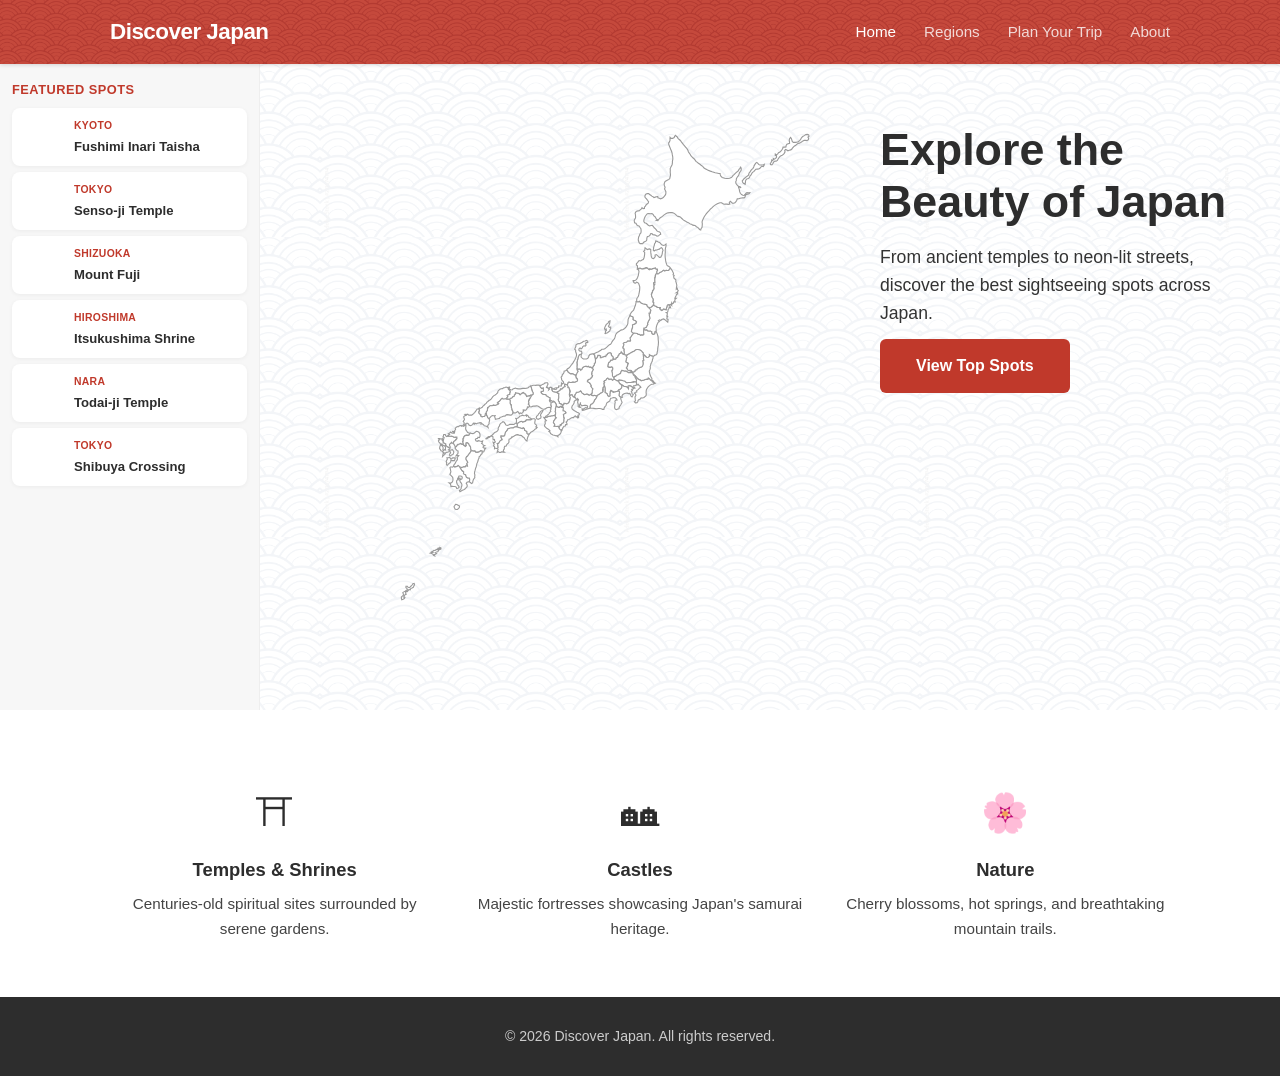
<file: index.html>
<!DOCTYPE html>
<html lang="en">
<head>
  <meta charset="UTF-8">
  <meta name="viewport" content="width=device-width, initial-scale=1.0">
  <title>Discover Japan - Sightseeing Guide</title>
  <link rel="stylesheet" href="styles.css">
</head>
<body>

  <header class="site-header">
    <nav class="nav-bar">
      <a href="index.html" class="logo">Discover Japan</a>
      <ul class="nav-links">
        <li><a href="index.html" class="active">Home</a></li>
        <li class="dropdown">
          <a href="#">Regions</a>
          <ul class="dropdown-menu">
            <li><a href="regions/hokkaido.html">Hokkaido</a></li>
            <li><a href="regions/tohoku.html">Tohoku</a></li>
            <li><a href="regions/kanto.html">Kanto</a></li>
            <li><a href="regions/chubu.html">Chubu</a></li>
            <li><a href="regions/kansai.html">Kansai</a></li>
            <li><a href="regions/chugoku.html">Chugoku</a></li>
            <li><a href="regions/shikoku.html">Shikoku</a></li>
            <li><a href="regions/kyushu.html">Kyushu</a></li>
            <li><a href="regions/okinawa.html">Okinawa</a></li>
          </ul>
        </li>
        <li><a href="plan.html">Plan Your Trip</a></li>
        <li><a href="#">About</a></li>
      </ul>
    </nav>
  </header>

  <div class="homepage-layout">

  <aside class="sidebar-spots" id="spots">
    <h3 class="sidebar-heading">Featured Spots</h3>

    <a href="regions/kansai.html" class="sidebar-spot">
      <div class="sidebar-spot-img" style="background-image: url('https://images.unsplash.com/photo-1545569341-9eb8b30979d9?w=300&q=80')"></div>
      <div class="sidebar-spot-info">
        <span>Kyoto</span>
        <h4>Fushimi Inari Taisha</h4>
      </div>
    </a>

    <a href="regions/kanto.html" class="sidebar-spot">
      <div class="sidebar-spot-img" style="background-image: url('https://images.unsplash.com/photo-1493976040374-85c8e12f0c0e?w=300&q=80')"></div>
      <div class="sidebar-spot-info">
        <span>Tokyo</span>
        <h4>Senso-ji Temple</h4>
      </div>
    </a>

    <a href="regions/chubu.html" class="sidebar-spot">
      <div class="sidebar-spot-img" style="background-image: url('https://images.unsplash.com/photo-1490806843957-31f4c9a91c65?w=300&q=80')"></div>
      <div class="sidebar-spot-info">
        <span>Shizuoka</span>
        <h4>Mount Fuji</h4>
      </div>
    </a>

    <a href="regions/chugoku.html" class="sidebar-spot">
      <div class="sidebar-spot-img" style="background-image: url('https://images.unsplash.com/photo-1528360983277-13d401cdc186?w=300&q=80')"></div>
      <div class="sidebar-spot-info">
        <span>Hiroshima</span>
        <h4>Itsukushima Shrine</h4>
      </div>
    </a>

    <a href="regions/kansai.html" class="sidebar-spot">
      <div class="sidebar-spot-img" style="background-image: url('https://images.unsplash.com/photo-1504109586057-7a2ae83d1338?w=300&q=80')"></div>
      <div class="sidebar-spot-info">
        <span>Nara</span>
        <h4>Todai-ji Temple</h4>
      </div>
    </a>

    <a href="regions/kanto.html" class="sidebar-spot">
      <div class="sidebar-spot-img" style="background-image: url('https://images.unsplash.com/photo-1542051841857-5f90071e7989?w=300&q=80')"></div>
      <div class="sidebar-spot-info">
        <span>Tokyo</span>
        <h4>Shibuya Crossing</h4>
      </div>
    </a>

  </aside>

  <section class="hero-map">
    <div class="hero-map-text">
      <div class="hero-default-content" id="heroDefault">
        <h1>Explore the Beauty of Japan</h1>
        <p>From ancient temples to neon-lit streets, discover the best sightseeing spots across Japan.</p>
        <a href="#spots" class="btn-primary">View Top Spots</a>
      </div>
      <div class="region-tooltip" id="regionTooltip">
        <h3 id="tooltipTitle"></h3>
        <p id="tooltipDesc"></p>
        <span class="tooltip-click-hint">Click to explore</span>
      </div>
    </div>
    <div class="japan-map-wrapper">
      <svg class="japan-map" viewBox="10 10 470 475" xmlns="http://www.w3.org/2000/svg">

        <!-- Hokkaido -->
        <g class="region" data-region="Hokkaido">
          <path d="M460.6,25.8 L461.5,25 L462.5,24 L463,22.9 L463.8,21.9 L464.7,21.1 L465.8,20.5 L467.2,19.6 L468.6,19.4 L469.8,19.8 L470.1,21 L469.1,21.8 L469.7,22.9 L469.5,24.1 L468.2,25 L467,24.7 L465.7,24.8 L464.5,25.3 L463.6,26.1 L462.5,26.8 L461.4,27.3 L460,27.7 L459,28.4 L458.1,29.2 L457,29.8 L456.1,30.6 L455.3,31.5 L454.6,32.6 L453.6,33.4 L452.2,33.8 L451,34.2 L450,33.5 L448.9,33 L448.1,33.9 L448.4,35.2 L447.7,36.5 L446.9,37.5 L445.8,38.3 L444.4,38.9 L443.5,39.8 L442.7,40.7 L442,41.8 L441.5,42.9 L440.3,43.6 L438.8,43.7 L437.9,44.7 L437.3,45.9 L436.5,47 L435.2,46.7 L435.1,45.5 L435.9,44.6 L436.3,43.3 L436.4,42 L436.9,43.1 L437.9,42.4 L437.8,41.2 L438.9,41.8 L439.9,41.1 L440.7,40.1 L440.7,38.7 L439.5,38.4 L439.6,37.1 L440.7,37.9 L441.8,37 L442.5,36 L443.8,35.3 L444.8,34.3 L445.6,33.3 L446.3,32.2 L446.6,30.8 L448,30.9 L449.2,30.7 L449.4,29.4 L450.1,28.3 L451.2,27.8 L452.5,27.4 L452.4,26.1 L452.2,24.7 L452.5,23.3 L453.4,22.2 L454.1,23.2 L454.6,24.5 L454.9,25.8 L455.9,26.6 L457.6,26.6 L459,26.4 L460.2,26 L460.6,25.8 Z" fill="#ffffff" stroke="#0f3460" stroke-width="0.5"/>
          <path d="M343.3,28.6 L343.2,27.2 L343.9,26.2 L344.5,24.7 L344.4,23.3 L344.5,22.1 L345.3,23 L346.7,23 L348.2,22.3 L348.6,21.1 L349.4,20.2 L350.2,21.1 L351.1,21.9 L351.8,23.3 L352.8,24 L353.8,24.9 L354.7,26.2 L356.6,28.7 L357.4,29.6 L358.5,30.8 L359.3,31.7 L360,32.7 L360.6,33.8 L361.1,35.3 L361.9,36.3 L362.6,37.4 L363.3,38.6 L364.1,39.5 L365.1,40.5 L366.1,41.4 L367,42.5 L367.9,43.8 L368.9,44.5 L370.1,45.5 L371.8,46.6 L372.8,47.6 L374,48.3 L375.2,49.8 L376.6,50.6 L377.7,51.2 L378.8,51.7 L380.9,52.6 L382.5,53.2 L385.3,54 L386.7,54.3 L388.5,54.7 L389.7,54.8 L389.9,56 L390.4,57.2 L391.6,58.3 L393.9,59 L395.5,59.2 L396.8,59.3 L398.3,59.1 L399.8,58.4 L400.7,57.5 L401.5,56.4 L402.6,55.6 L403.4,54.7 L404.4,53.7 L405.4,52.9 L406.3,52.1 L406.8,51 L407.6,50.1 L408.3,49 L408.8,50.3 L408.8,51.6 L408.3,52.7 L407.3,53.9 L406.9,55.1 L406.5,56.4 L405.6,57.5 L404.9,58.5 L404.4,59.7 L404.3,61.2 L403.8,62.3 L404,63.5 L404.8,64.8 L406.2,66.2 L407.8,66.7 L408.7,67.7 L407.5,67.1 L406.2,66.3 L406.4,67.5 L407,68.8 L407.2,70 L407.4,71.2 L408,72.6 L409.1,73.8 L410.2,74.4 L411.4,74.6 L412.2,73.7 L413,72.7 L414,71.9 L415.2,72.1 L416.6,72 L415.9,73 L414.6,73.4 L413.3,73.8 L412.5,74.7 L412.3,75.9 L411.5,76.8 L410.2,76.7 L409,76.9 L407.8,77.1 L406.7,77.6 L405.2,77.7 L404.7,79.1 L404,80.2 L403.1,81.1 L402,81.6 L400.8,81.5 L399.9,80.6 L398.9,79.9 L398,81.1 L398.5,82.4 L397.1,82.6 L395.8,82.4 L394.5,82.3 L393.2,82.5 L392,81.9 L391,81.2 L389.6,81.2 L388.3,81.6 L387.2,82.1 L385.4,83.1 L383.9,84.2 L382.9,85.1 L382,86 L380.9,87 L380,88 L379.1,88.9 L377.3,91 L376.6,92 L375.5,93.6 L374.8,94.9 L374.3,96 L373.7,97.3 L373.4,98.6 L373.6,99.8 L373.6,101 L373.5,102.2 L373.4,103.4 L372.5,104.6 L372.2,105.8 L371.1,105.3 L370.4,104.3 L369.4,103.4 L368.3,102.8 L367.4,102 L366.2,101.6 L365,101.4 L363.9,100.7 L362.7,100.3 L361.7,99.6 L360.6,99 L359.5,98.5 L358.5,97.8 L357.3,97.3 L356.2,96.4 L354.9,95.2 L354,94.2 L352.8,93.7 L351.6,93.5 L350.6,92.8 L349.6,91.9 L348.6,91 L347.5,90.5 L346.3,90.1 L345,90 L342.6,90.3 L341,91 L339.8,91.7 L338.8,92.4 L337.6,93.5 L336.4,94.2 L335.4,94.9 L334.2,96.3 L333.5,97.3 L332.3,97.2 L333.4,96.6 L332.3,96.1 L331.6,94.9 L330.9,93.8 L329.9,93 L329.1,91.7 L328.1,91 L326.7,91.1 L325.3,91 L323.9,91.1 L323.1,92 L322,93.6 L321.4,94.9 L320.8,96.8 L320.8,98.1 L321.5,99.2 L322.9,99.7 L323.9,100.6 L324.8,101.5 L326,102.2 L327.2,101.8 L328.5,101.6 L329.4,102.7 L330.1,103.8 L331.1,104.5 L331.9,105.5 L332.6,106.6 L333.7,107.2 L335,107.5 L335.8,108.5 L336,109.7 L334.9,110.2 L334.1,111.1 L332.7,111.4 L331.5,110.6 L330.2,110.2 L328.9,110 L328.1,109 L326.8,109.2 L326.4,110.5 L325.3,111.4 L324,111.7 L323.5,113.2 L323.4,114.9 L322.7,115.9 L321.4,116.4 L320.4,117.1 L319.8,118.2 L318.6,118.1 L317.4,118.1 L316.5,117.2 L316.1,116 L315.7,114.8 L315.9,113.3 L316.1,112.1 L316.8,110.8 L317.2,109.4 L318.1,108.5 L318.3,107.3 L318.3,105.8 L318.1,104.6 L317.4,103.6 L316.4,102.1 L314.9,101.7 L314.2,100.7 L313.6,99.6 L312.4,99.3 L312.2,98.1 L312.1,96.8 L312.8,95.8 L313.3,94.7 L313.3,93.5 L313.2,92 L312.9,90.8 L313.4,89.7 L314.2,88.8 L315.5,88.5 L316.8,88.4 L317.6,87.4 L318.6,86.7 L319.1,85.6 L320.1,86.5 L321.3,86.4 L321.3,85.2 L322.2,84.2 L322.8,83.1 L323.7,82.3 L324.7,81.6 L325.1,80.4 L324.4,79.4 L323.7,78.4 L323,77.4 L322,76.6 L321.7,75.4 L322,74.2 L322.8,73.3 L324,72.8 L325.2,72.9 L326,73.8 L327.1,74.4 L328,75.2 L329.1,75.7 L329.9,76.6 L331,76.1 L332.2,75.8 L333.4,75.5 L333.5,76.7 L334.8,77.1 L335.9,77.6 L337.3,77.2 L338.3,76.5 L339.4,75.2 L340.4,73.9 L340.7,72.6 L340.7,71.2 L340.2,70 L339.5,68.8 L340,67.2 L339.4,65.8 L339.1,64.5 L339.4,63.2 L340,61.9 L341.1,61.3 L342.3,60.7 L343.5,60.1 L344.3,59 L344.5,57.8 L344.8,56.6 L344.8,55.2 L344.6,53.5 L344.7,52.2 L344.6,50.3 L345.1,49.2 L345.6,48.1 L346.3,46.8 L346.6,45.1 L346.6,43.8 L347,41.7 L346.9,39.7 L346.5,37.7 L346.3,36.4 L345.9,34.9 L345.1,33 L344.2,30.8 L343.5,29 L343.3,28.6 Z" fill="#ffffff" stroke="#0f3460" stroke-width="0.5"/>
          <path d="M415.6,55.7 L415.8,54.5 L416.8,53.3 L417.6,51.9 L418.4,51 L419.4,50.1 L420.1,48.8 L420.5,47.6 L421.2,46.5 L421.9,45.4 L422.9,44.7 L423.8,45.5 L424.5,46.5 L425.6,47 L427,47.1 L428.6,47 L429.7,46.4 L429.4,47.6 L428.7,48.6 L427.5,48.2 L426.5,49 L425.7,50 L424.6,50.7 L423.2,50.8 L422,50.9 L420.9,52.1 L420.1,53.1 L419,53.7 L418.3,54.8 L417.7,56 L416.8,56.9 L416.3,58.2 L415.5,59.2 L414.2,59.4 L413.3,60.2 L412.7,61.4 L412.6,62.6 L412.4,64 L412.3,65.2 L412.2,63.9 L410.9,63.8 L410.1,62.7 L409.7,61.5 L410.5,60.5 L411.3,59.5 L412.4,58.6 L413.3,57.8 L414.4,57 L415.4,56.2 L415.6,55.7 Z" fill="#ffffff" stroke="#0f3460" stroke-width="0.5"/>
          <text x="382" y="66">Hokkaido</text>
        </g>

        <!-- Tohoku -->
        <g class="region" data-region="Tohoku">
          <path d="M341.7,173.6 L343,173.2 L344.1,173.8 L344.6,174.9 L344.9,176.1 L343.7,175.5 L343.5,176.8 L342.7,177.7 L342.6,178.9 L342.2,180.1 L341,180.4 L342,181.1 L341.9,182.3 L341.8,183.5 L342.7,184.3 L341.6,183.8 L341.8,185 L341.5,186.2 L342.7,186.6 L342.6,187.8 L342.4,189.1 L341.5,188.3 L340.5,187.5 L339.6,186.7 L338.5,186.2 L336.9,186.7 L336,187.6 L334.9,187 L333.9,187.8 L334.8,188.6 L333.7,189.3 L333.1,190.5 L332.6,191.6 L332.1,193.4 L331.9,194.6 L332,197.1 L330.8,197.7 L330.8,198.9 L330,199.8 L328.8,200 L327.8,199 L327.9,197.8 L326.7,197.4 L325.5,197.3 L324.3,197.4 L323.7,196.3 L322.4,196.3 L321.2,196 L320.8,194.8 L321.8,194.1 L323,193.7 L323.4,192.5 L324.3,191.3 L324.1,190.1 L324.6,189 L325.1,187.9 L325.8,186.8 L326.1,185.6 L326,184.4 L325.8,183.2 L325.7,182 L326.4,181 L326.8,179.8 L327,178.5 L326.3,177.4 L325.6,176.4 L326.5,175.6 L327.7,175.3 L328.6,174.5 L329.7,173.9 L330.9,174.4 L332,175 L333,175.8 L334.3,175.8 L335.6,175.9 L335.1,177 L335.9,178 L337,178.7 L337.9,177.9 L338.8,177.1 L339.9,177.7 L341.1,177.4 L341.2,176.2 L341.8,175 L341.7,173.6 Z" fill="#ffffff" stroke="#0f3460" stroke-width="0.5"/>
          <path d="M313.7,170.5 L315,170.6 L317,170.2 L317.7,171.3 L318.7,172.1 L319.9,172.5 L321.1,172.7 L322.3,173 L323.5,173.3 L323.8,174.5 L324.6,175.4 L325.5,176.3 L326.4,177.2 L327.1,178.2 L326.6,179.3 L326.6,180.7 L325.4,180.9 L325.7,182.1 L325.7,183.3 L326.1,184.5 L326.3,185.7 L325.8,186.8 L325.1,187.9 L324.6,189 L324.1,190.1 L324.3,191.3 L323.6,192.3 L323.2,193.6 L322,194.1 L320.8,194.3 L320.7,195.7 L320.8,196.9 L320.6,198.1 L320.9,199.4 L320.4,200.5 L319.1,200.7 L317.8,201.1 L316.9,200.3 L315.7,200.5 L315.2,199.4 L314,199.5 L312.7,199.6 L311.5,199.3 L310.4,198.7 L309.5,197.6 L309.7,196.4 L309.9,195.2 L310.6,194.1 L310.5,192.9 L310.5,191.7 L311.4,190.9 L312.6,190.8 L313.6,190.1 L314.2,188.9 L313.4,188 L312.1,187.5 L311.2,186.7 L311.1,185.4 L310.8,184.2 L309.6,183.9 L308.5,183.4 L308.4,182.2 L309,181.1 L309.7,180.1 L310.6,179.2 L311.5,178.2 L312.1,176.8 L312.6,175.2 L313.1,174.1 L313.7,171.6 L313.7,170.5 Z" fill="#ffffff" stroke="#0f3460" stroke-width="0.5"/>
          <path d="M331.2,139.1 L330.9,140.7 L332.2,141.1 L333.1,141.9 L332.7,143.2 L332.5,144.4 L332,145.5 L331.1,146.6 L331.1,147.8 L330.6,149 L330.8,150.2 L330.7,151.6 L331,152.8 L329.8,153.3 L329.6,154.5 L330.7,155.3 L329.9,156.2 L330,157.5 L330.1,158.7 L329.5,159.8 L328.6,160.7 L328.5,161.9 L327.8,162.9 L327.5,164.1 L327.9,165.3 L328.3,166.5 L329.1,167.4 L329.3,168.7 L329.1,169.9 L329,171.2 L330,171.9 L329.5,173 L328.9,174.1 L328,174.9 L327.1,175.7 L325.9,175.9 L324.7,175.5 L323.9,174.6 L323.5,173.4 L322.3,173 L321.1,172.7 L319.9,172.5 L318.8,171.9 L317.7,171.3 L317,170.2 L315.9,170.8 L314.3,170.5 L314.3,168.9 L314.5,167.6 L315.3,166.6 L315.9,165.5 L316.2,164.3 L316.7,161.9 L317,160 L317.1,158.1 L317,156.8 L316.6,155.6 L316.2,154.4 L315.4,153.4 L314.2,152.9 L313.4,153.8 L312.2,153.7 L311.4,152.8 L311.1,151.6 L312.4,151.6 L313.7,150.9 L314.5,150 L315.1,148.7 L315.8,146.8 L316,145.6 L316.4,143.3 L316,142.1 L315.1,141.3 L316.3,141.1 L317.2,140 L318.1,140.8 L319.3,140.7 L320.5,140.6 L321.8,140.7 L322.6,139.7 L323.6,140.4 L324.8,140.9 L325.7,141.7 L326.7,141 L327.9,141.2 L329,140.7 L330,139.9 L331.1,139.1 L331.2,139.1 Z" fill="#ffffff" stroke="#0f3460" stroke-width="0.5"/>
          <path d="M329.5,123 L329.6,121.8 L329.9,120.6 L330.3,119.4 L330.5,118.2 L331.3,117.1 L331.5,115.8 L332.7,116.1 L333.8,116.7 L335,117.1 L336,118.2 L336.9,119.2 L338.5,119.8 L339.8,119.3 L340.8,118.5 L340.9,120.1 L340.4,122 L340.2,123.3 L340.1,124.6 L340.2,125.9 L340,127.8 L340,129.2 L340.1,130.5 L340.5,133.5 L340.8,135 L341.4,136.9 L341.9,138 L343,138.5 L344,139.2 L344.8,140.1 L344.1,141.1 L343.4,142.1 L342.3,142.7 L341.2,142.2 L339.9,142.9 L338.8,142.2 L337.8,142.9 L336.8,143.7 L335.4,144.1 L334.5,145 L333.5,145.7 L332.5,145 L332.6,143.4 L333.2,142.3 L333,141.1 L331.8,141 L331.1,139.9 L329.9,140.5 L328.7,140.7 L327.5,141.3 L326.2,140.8 L325.1,141.4 L324.3,140.4 L323.3,139.7 L322.1,140 L321,140.5 L319.8,140.9 L318.6,140.8 L317.5,140.2 L316.3,140.5 L314.9,140.9 L315,139.6 L315,138.2 L314,137.4 L314.1,136.2 L315.1,135.4 L315.7,134.3 L316.5,133.4 L317.9,133.8 L319.1,133 L320.2,132.5 L320.9,131.1 L321.2,129.8 L321.5,127.9 L321.5,125.9 L320.6,125.1 L321.6,124.3 L321.7,123.1 L321.9,121.9 L322.9,122.6 L323.8,123.5 L325,123.1 L326.2,122.9 L327.1,123.7 L327,125 L327.1,126.5 L327.3,127.8 L327.4,129 L327.7,130.4 L328.4,131.4 L329.6,131.7 L330.4,130.8 L331.1,129.8 L330.9,128.5 L332,128 L333,128.8 L333.9,129.7 L334.8,130.5 L336.1,130.4 L337.1,128.5 L337.5,126.7 L337.6,125.5 L338.1,124.4 L337.6,122.7 L336.8,121.7 L335.7,122.2 L334.8,123.1 L333.6,123.4 L332.4,123.9 L331.2,124 L330.1,124.8 L329.3,123.9 L329.5,123 Z" fill="#ffffff" stroke="#0f3460" stroke-width="0.5"/>
          <path d="M320.8,195.8 L322,196.4 L323.2,196.1 L324.1,197 L325.5,197.3 L326.7,197.2 L327.9,197.8 L327.8,199 L328.6,200.1 L329.8,200.2 L330.8,199.5 L330.9,198.3 L332,197.7 L332.5,198.8 L333.1,200.4 L333.5,201.7 L333.7,203.1 L333.7,204.4 L333.9,206 L334,207.4 L333.9,208.8 L333.8,210.1 L333.5,211.7 L333.3,213.2 L333.3,214.6 L332.8,216.3 L332.7,217.6 L332,218.6 L330.8,218.9 L329.7,219.9 L328.5,220 L327.4,219.4 L326.3,218.8 L326,220.1 L325,220.8 L324.1,221.6 L323.2,220.8 L322.3,219.8 L321.3,218.9 L320.2,218.4 L320.2,217.2 L319.4,216.2 L318.6,215.3 L317.7,214.5 L316.5,214.1 L315.3,213.9 L313.8,214 L312.8,214.7 L311.9,215.5 L310.6,215.8 L309.6,216.5 L308.4,217.2 L307.2,217.9 L306.1,218.7 L304.9,219 L303.7,218.6 L302.9,217.6 L303,216.4 L302.8,215.2 L302.9,214 L302.6,212.8 L301.5,212.1 L302.2,211 L302.5,209.8 L302.5,208.6 L302.6,207.4 L303.9,207.2 L305.1,207 L306,206 L307.3,206 L308.5,206.2 L308.5,204.9 L308.2,203.7 L308.8,202.6 L309.6,201.5 L310.3,200.4 L311.1,199.5 L312.2,199 L313.5,199.1 L314.7,199.4 L315.6,200.3 L316.8,200.2 L317.7,201 L318.9,200.6 L320.1,200.9 L320.9,199.9 L320.6,198.7 L320.6,197.4 L320.7,196 L320.8,195.8 Z" fill="#ffffff" stroke="#0f3460" stroke-width="0.5"/>
          <path d="M343.4,142.2 L344,141.1 L345.1,140.5 L345.8,141.6 L346.5,142.7 L347.1,143.9 L347.6,145 L347.2,146.2 L348.2,146.9 L347.7,148 L348,149.3 L348.9,150.1 L349.8,150.9 L349.6,152.1 L350,153.3 L350.3,154.5 L350.6,155.7 L350.4,156.9 L350.2,158.1 L350.1,159.3 L351,158.5 L351.2,159.7 L351.9,160.7 L351.1,161.7 L350.1,162.5 L351.3,162.3 L351.4,163.5 L350.3,164 L349.9,165.2 L349.3,166.3 L348.8,167.5 L350.1,167.5 L349,168.5 L348.7,169.7 L349.2,170.8 L347.8,170.8 L347.5,172 L346.5,172.7 L346,171.6 L345.7,172.8 L345.9,174 L345,173.1 L343.8,173.5 L342.6,173.3 L341.8,174.2 L341.5,175.4 L341.1,176.8 L340.9,178 L339.8,177.5 L338.6,177.2 L337.8,178.1 L336.4,177.9 L335.5,177.1 L335.7,175.9 L334.5,175.8 L333.2,175.8 L332.3,175 L331.1,174.6 L330.1,173.9 L329.5,172.8 L329.9,171.6 L329.1,170.6 L329.4,169.4 L329.3,168.2 L328.5,167.1 L328,166 L327.7,164.8 L327.9,163.4 L328.5,162.3 L328.8,160.9 L329.5,159.9 L330.1,158.7 L330,157.5 L329.9,156.2 L330.7,155.3 L329.6,154.7 L329.7,153.5 L330.9,153.6 L330.8,152.4 L330.7,150.8 L330.8,149.5 L331.2,148.3 L331.3,147.1 L331.6,145.9 L332.5,145 L333.5,145.7 L334.5,145 L335.4,144.1 L336.6,143.7 L337.6,143 L338.7,142.3 L339.7,143 L340.8,142.3 L342,142.4 L343.2,142.3 L343.4,142.2 Z" fill="#ffffff" stroke="#0f3460" stroke-width="0.5"/>
          <text x="331" y="171">Tohoku</text>
        </g>

        <!-- Kanto -->
        <g class="region" data-region="Kanto">
          <path d="M315.3,213.8 L316.5,214.1 L317.7,214.5 L318.7,215.2 L319.4,216.2 L320.3,217 L320.1,218.3 L320.4,219.6 L320.5,220.8 L320.4,222 L320.9,223.1 L319.9,223.8 L320.2,225 L320.2,226.3 L320.4,227.5 L319.7,228.6 L319.4,229.9 L318.2,229.8 L317.1,230.3 L316,230.8 L314.9,231.3 L314.2,232.3 L313.1,233 L312.3,233.9 L311.2,234.4 L310.1,233.9 L309.4,232.9 L308.2,232.7 L307,232.9 L306,232.2 L305.4,231.1 L305.2,229.8 L306,228.9 L306.2,227.5 L306.8,226.4 L305.8,225.7 L304.6,225.3 L304.5,224.1 L305,222.8 L305.2,221.6 L304.7,220.4 L305.4,219.3 L306.2,218.4 L307.4,217.8 L308.6,217.1 L309.7,216.5 L310.8,215.9 L312,215.4 L312.9,214.5 L314.2,213.8 L315.3,213.8 Z" fill="#ffffff" stroke="#0f3460" stroke-width="0.5"/>
          <path d="M292.5,229.9 L291.3,229.7 L290.1,229.8 L288.5,229.5 L288.2,228.2 L288.7,226.8 L288.9,225.6 L289.9,224.9 L290.5,223.7 L291.7,223.4 L292.9,223 L293.9,222.3 L295.1,222.5 L295.6,221.4 L296.9,220.9 L297.3,219.7 L298.2,218.9 L298,217.6 L299.2,217.5 L300.2,216.7 L301.5,217.1 L302.2,218.1 L303.4,218.6 L304.6,218.8 L304.8,220 L305.7,220.9 L305,221.9 L304.9,223.3 L304.4,224.4 L304.9,225.5 L306.2,225.8 L306.2,227.1 L306,228.3 L305.5,229.4 L304.9,230.5 L305.8,231.5 L306.3,232.6 L307.5,232.8 L308.7,233 L309.8,233.6 L308.6,234.4 L307.2,234.6 L306,234.2 L305,233.5 L303.4,233.4 L302.2,233.1 L301,232.8 L300.1,234.1 L299.6,235.2 L298.7,236.1 L297.6,236.7 L296.4,237 L295.6,237.9 L294.4,238 L293.6,239.1 L292.5,238.3 L292.3,237 L291.8,235.8 L292.1,234.5 L291.8,233.3 L292.5,232.3 L292.6,231.1 L292.5,229.9 Z" fill="#ffffff" stroke="#0f3460" stroke-width="0.5"/>
          <path d="M325.8,218.5 L326.7,219.3 L327.9,219.6 L329.1,220 L329.1,221.6 L328.6,222.8 L328.4,224.3 L327.9,225.4 L327.1,226.9 L326.9,228.1 L326.5,229.3 L326.7,230.5 L326.3,231.9 L325.7,233.3 L325.9,234.8 L326.5,236.9 L327.2,238.5 L328.1,240.1 L327.9,241.3 L329.2,242.2 L330.4,244 L328.9,243.4 L328.2,242.2 L326.9,241.8 L326.2,240.8 L325.2,240 L324.1,240.5 L322.9,240.7 L321.8,241.5 L320.2,241.8 L318.9,242.1 L317.7,241.3 L316.5,240.9 L315.4,240.3 L314.6,239.4 L313.7,238.4 L312.8,237.5 L311.6,236.9 L310.9,235.8 L310.6,234.6 L311.8,234.1 L312.9,233.6 L313.1,232.4 L314.3,232.3 L315,231.3 L316.1,230.7 L317.3,230.1 L318.5,229.8 L319.5,229.1 L320,228 L320.3,226.8 L320.2,225.5 L320,224.3 L320.9,223.4 L320.4,222.3 L320.6,221 L320.4,219.7 L320.9,218.6 L321.7,219.5 L322.5,220.5 L323.6,221 L324.9,220.9 L325.8,220.1 L325.8,218.6 L325.8,218.5 Z" fill="#ffffff" stroke="#0f3460" stroke-width="0.5"/>
          <path d="M312.1,236.8 L313.3,238 L314,239 L314.9,240 L315.9,240.7 L317.2,241.4 L318.5,242.1 L319.7,241.7 L321,241.5 L322.1,241 L323.3,240.8 L324.6,240.8 L324.8,239.6 L325.9,240.4 L326.7,241.4 L327.8,242 L328.6,243.1 L329.8,244 L331,244.3 L329.2,245.2 L327.9,245.2 L326.8,245.8 L325.7,246.7 L324.7,247.6 L324,248.6 L323.2,250 L322.9,251.2 L322.8,252.9 L323,254.1 L322.8,255.5 L321.8,256.4 L320.9,257.2 L319.6,257.6 L318.3,257.5 L317.6,258.5 L316.5,259 L315.6,259.8 L315.3,261 L314.6,262 L313.3,262.1 L312.2,261 L313.2,260.2 L313,259 L312.9,257.8 L312.8,256.6 L313.6,255.4 L313.3,254.2 L312.3,253.4 L313.2,252.4 L314.4,252.2 L314.3,251 L315.3,250.3 L316.3,249.5 L317,248.5 L318.1,248 L317.4,247 L316.4,246.3 L315.7,245.3 L314.6,246 L314.3,244.7 L314.1,243.5 L314.1,242.2 L314,241 L313.1,239.6 L312.7,238.2 L312.1,236.9 L312.1,236.8 Z" fill="#ffffff" stroke="#0f3460" stroke-width="0.5"/>
          <path d="M297.7,241.9 L298.7,241.1 L299.9,241.5 L301.2,241.7 L302.4,242.1 L303.6,242.2 L304.4,243.2 L305.5,243.8 L306.7,243.6 L307.8,243.1 L309,243.5 L310.3,243.1 L311.6,243.4 L312.8,242.8 L313.9,243.4 L314.2,244.6 L314,245.8 L312.9,246.6 L311.7,246.5 L311.7,247.8 L312.6,248.6 L311.4,248.6 L310.2,247.6 L309.1,246.9 L307.9,246.4 L306.8,246.9 L307.3,248 L306.9,249.2 L306,248.3 L305.1,247.4 L303.9,247.2 L302.7,247.1 L301.8,246.3 L300.7,245.6 L299.6,245.1 L298.7,244.1 L298.1,242.9 L297.7,241.9 Z" fill="#ffffff" stroke="#0f3460" stroke-width="0.5"/>
          <path d="M300.9,232.7 L302.1,233.1 L303.3,233.5 L304.6,233.4 L305.7,234 L306.8,234.7 L308,234.5 L309.4,234.7 L310.6,234.5 L310.9,235.8 L311.4,236.9 L312.6,237.8 L312.9,239.1 L313.6,240.2 L314.2,241.6 L314,242.8 L312.8,243 L311.6,242.8 L310.3,243.1 L309.2,243.7 L307.8,243.7 L306.6,243.6 L305.4,243.8 L304.3,243.1 L303.5,242.2 L302.2,242 L301,241.7 L299.7,241.5 L298.4,241.3 L297.4,242 L296.2,241.8 L295,241.4 L293.9,240.7 L293.7,239.5 L294.2,238.4 L295.4,238 L296.3,237.1 L297.6,236.7 L298.6,236 L299.7,235.5 L300.1,234.1 L300.6,233 L300.9,232.7 Z" fill="#ffffff" stroke="#0f3460" stroke-width="0.5"/>
          <path d="M300.9,245.8 L302,246.3 L302.8,247.2 L304.1,247.2 L305.3,247.6 L306.2,248.4 L306.9,249.4 L307,248.2 L306.4,247 L307.6,246.6 L308.8,246.9 L310,247.5 L310.8,248.4 L312.1,248.7 L311.1,249.6 L309.8,249.9 L310.5,251 L309.4,251.6 L310,252.8 L310.1,254 L311.2,254.5 L310.7,255.6 L310.1,256.7 L309.2,255.9 L308.7,254.7 L308.1,253.5 L306.9,253.7 L305.7,253.3 L304.3,253.4 L302.9,253.9 L301.6,254.7 L301,255.8 L301.4,257 L300.1,257.1 L299.1,256.4 L298.3,255.4 L298.5,254 L298.8,252.8 L298.7,251.6 L297.4,251.5 L297.8,250.3 L299,249.9 L300,249.2 L300.7,248.2 L300.8,247 L300.9,245.8 L300.9,245.8 Z" fill="#ffffff" stroke="#0f3460" stroke-width="0.5"/>
          <text x="314" y="263">Kanto</text>
        </g>

        <!-- Chubu -->
        <g class="region" data-region="Chubu">
          <path d="M263.3,251.3 L264.2,252.1 L265.1,252.9 L266,253.8 L267,254.5 L268.2,254.3 L269.6,254.1 L270.6,254.8 L271.8,254.9 L272.9,254.2 L273.7,255.1 L274.9,255.6 L276,255.1 L277.3,255.4 L278.5,255.5 L278.2,256.7 L277.7,257.9 L276.9,258.8 L276.1,260 L275.6,261.2 L275,262.3 L274.1,263.2 L272.9,263.5 L272.4,264.6 L272.3,265.8 L271.8,267 L270.4,267.4 L268.3,268 L266.5,268.7 L265.2,268.8 L264.9,267.5 L266.1,267.7 L267.2,267 L268.2,266.3 L269.3,266.8 L270,265.8 L269.6,264.6 L268.4,264.2 L267.2,264.3 L265.9,264.5 L264.7,264.8 L263.9,263.9 L263.4,262.8 L263.6,261.6 L263.2,262.8 L262.6,264 L262.7,265.2 L263.5,266.1 L262.2,266 L261.3,265.2 L261.5,264 L261.3,262.8 L260.9,261.5 L261.2,260.3 L261.7,259.2 L260.9,258.3 L260.7,259.5 L259.6,258.8 L258.8,257.5 L258.2,256.4 L258.4,255.2 L259,254 L259.6,252.9 L261,252.5 L262.1,252 L263.3,251.6 L263.3,251.3 Z" fill="#ffffff" stroke="#0f3460" stroke-width="0.5"/>
          <path d="M287.7,239.4 L288.9,239.8 L289.4,241 L290.6,240.6 L291.8,240.7 L292.7,241.5 L293.6,240.7 L294.8,240.9 L295.7,241.7 L296.8,242.2 L298,242.4 L298.3,243.7 L299.1,244.8 L300.2,245.4 L300.8,246.5 L300.8,247.9 L300.2,249 L299.1,249.7 L298,250.2 L297.3,251.3 L296.2,251.8 L294.9,252.1 L293.7,252.3 L292.4,251.6 L291.5,250.8 L290.5,251.6 L290.5,252.8 L290.3,254 L290.5,255.3 L289.9,256.4 L288.7,256.2 L288,255 L287.7,253.7 L286.4,253.3 L285.6,252.4 L285.8,251.1 L285.8,249.4 L285.6,248.1 L285.4,246.9 L284.7,245.8 L284.7,244.6 L284.9,243.4 L285,242.2 L286.1,241.7 L286.9,240.8 L287.5,239.7 L287.7,239.4 Z" fill="#ffffff" stroke="#0f3460" stroke-width="0.5"/>
          <path d="M285.1,246.4 L285.4,247.6 L285.8,248.8 L285.7,250 L285.7,251.4 L285.7,252.7 L286.8,253.2 L287.7,254.2 L288.1,255.5 L289.2,256.3 L290.3,255.8 L290.2,254.5 L290.4,253.2 L290.5,252 L291,250.8 L291.9,251.7 L293.1,252.5 L294.9,252.1 L296.1,251.8 L297.4,251.5 L298.6,251.5 L298.8,252.8 L298.5,254 L298.3,255.3 L299,256.3 L300,257 L299.9,258.3 L300.3,259.6 L300.8,260.7 L301.1,261.9 L300.4,262.9 L299.9,264 L299.1,265 L298.4,266.1 L298.3,267.3 L297.1,267.7 L296,268.2 L294.9,267.7 L294.4,266.6 L294.4,265.4 L294.5,264.2 L294.6,263 L294.9,261.7 L294.6,260.5 L295.4,259.6 L296.6,259.5 L296.1,258.4 L295,257.5 L293.4,257.2 L292.1,257.6 L290.9,257.9 L290.3,259.1 L290,260.3 L288.5,261.3 L287.4,262 L286.9,263.2 L286.5,264.7 L285.6,265.5 L284.9,266.6 L284.7,267.9 L283.4,267.9 L282.3,267.4 L280.8,267.1 L279.5,267.1 L278.3,267.4 L276.9,267.3 L275.7,267 L274.3,266.9 L272.6,266.9 L272.2,265.7 L272.5,264.4 L273.2,263.3 L274.3,262.8 L275.2,261.8 L275.9,260.8 L276.3,259.6 L277.1,258.7 L277.8,257.7 L278.3,256.5 L278.9,255.3 L279.9,254.6 L280.8,253.8 L282,253.1 L283.1,252.4 L283.8,251.4 L284.1,250.1 L283.8,248.8 L284.3,247.7 L284.8,246.6 L285.1,246.4 Z" fill="#ffffff" stroke="#0f3460" stroke-width="0.5"/>
          <path d="M264.9,230.8 L265.8,230 L266.6,229.1 L267.8,229.2 L269.1,228.9 L270.4,229 L271.4,229.7 L272.6,229.6 L273.7,230.4 L274.8,231.2 L275.2,232.4 L274.4,233.4 L274,234.6 L273.6,235.8 L274.1,236.9 L274.3,238.2 L273.4,239.1 L272.6,240.1 L271.9,241.1 L270.5,241.1 L269.8,242.1 L270.7,243 L271.6,243.9 L272.4,244.8 L273.1,245.8 L272.9,247 L273.8,247.8 L274.6,248.9 L274.9,250.1 L274.7,251.3 L274.4,252.5 L273.7,253.5 L272.8,254.3 L271.7,255.1 L270.6,254.5 L269.3,253.9 L268.2,254.4 L267,254.6 L266.1,253.8 L265,253.3 L264.5,252.2 L263.7,251.2 L262.6,252 L261.1,252.5 L259.8,252.5 L259.2,253.8 L258.4,254.8 L258.2,256.1 L257.3,256.9 L256.6,255.9 L255.9,254.8 L254.7,255 L253.5,255.3 L253.5,254.1 L253.8,252.9 L254.3,251.8 L254,250.5 L253.3,249.5 L253.1,248.3 L252.1,247.3 L251.4,246.2 L251.9,245.1 L252.2,243.8 L253.3,243.2 L254.5,243.5 L255.7,243.3 L256.9,243.1 L258.1,243.3 L259.4,242.9 L260.5,242.2 L260.9,241 L260.3,239.9 L259.5,238.9 L259.3,237.7 L259.9,236.5 L259.9,235.2 L260.8,234.4 L261.3,233.3 L260.4,232.5 L261.2,231.6 L262.3,231.1 L263.3,231.9 L264.6,231.9 L264.9,230.8 Z" fill="#ffffff" stroke="#0f3460" stroke-width="0.5"/>
          <path d="M290.4,216.5 L291.3,217.3 L291.4,218.7 L292.1,219.7 L293.2,220.2 L293.2,221.6 L293.3,222.8 L292.1,223.2 L290.7,223.6 L290.2,224.8 L289.1,225.5 L288.7,226.7 L288.3,227.9 L288.2,229.3 L289.3,230 L290.5,230.1 L291.7,229.6 L292.6,230.5 L292.6,231.8 L291.8,232.7 L291.9,233.9 L292.3,235.1 L292.4,236.4 L292.4,237.7 L293.1,238.7 L293.9,239.7 L293.4,240.8 L292.3,241.5 L291.6,240.5 L290.3,240.5 L289,240.6 L288.2,239.5 L287.2,240.2 L286.3,241.6 L285.1,242 L284.5,243.1 L285.4,243.9 L284.5,244.7 L284.9,246 L284.7,247.4 L283.8,248.2 L283.7,249.4 L283.4,250.7 L283.9,251.8 L282.9,252.6 L281.7,253.2 L280.7,254 L279.5,254.6 L278.6,255.4 L277.4,255.7 L276.3,255.2 L275.1,255.5 L273.9,255.4 L273.6,254.2 L274.2,253.1 L274.1,251.8 L274.2,250.6 L274.8,249.4 L273.9,248.5 L273.2,247.5 L273.3,246.3 L272.6,245.3 L272,244.2 L270.8,243.5 L269.7,243 L270.3,241.7 L271.2,240.8 L272.4,240.5 L273.2,239.6 L274.1,238.7 L274.5,237.5 L273.7,236.6 L274,235.3 L273.9,234.1 L274.6,233.1 L275.2,231.9 L274.5,230.9 L274.5,229.7 L275.3,228.8 L275.8,227.7 L276,226.5 L276.9,225.7 L277.1,224.5 L277,223.2 L277.5,222.1 L278.4,221.3 L279,220.1 L279.6,219 L280.9,219.2 L281.6,220.2 L282.1,221.3 L283.1,220.5 L284.3,220.4 L285.6,220.1 L286.4,219.2 L287.5,218.6 L288.1,217.4 L289.2,216.8 L290.4,216.5 Z" fill="#ffffff" stroke="#0f3460" stroke-width="0.5"/>
          <path d="M274.9,217.6 L275.8,218.4 L276.3,219.5 L276.6,220.7 L276.9,222 L277,223.2 L277.1,224.4 L276.9,225.7 L276,226.5 L276.1,227.7 L275.3,228.6 L274.7,229.7 L273.7,230.4 L272.8,229.6 L271.6,229.8 L270.7,228.9 L269.6,229.5 L268.5,228.9 L267.3,229.1 L266.1,229.7 L265.2,230.6 L264.7,231.8 L263.7,232.6 L263.2,231.5 L262,231.3 L261,232.1 L260.6,230.9 L260.1,229.8 L260.4,228.6 L260.6,227.3 L260.4,226.1 L260.5,224.9 L260.7,223.7 L261.2,222.5 L261.3,221.3 L261.7,220.1 L262.1,218.9 L263.1,218.1 L264.3,218 L264.1,219.4 L264.1,220.7 L265.1,221.6 L266.1,222.4 L267.5,222.4 L269,222.4 L270.1,221.8 L270.9,220.7 L271.1,219.5 L272,218.4 L273.2,218 L274.7,217.6 L274.9,217.6 Z" fill="#ffffff" stroke="#0f3460" stroke-width="0.5"/>
          <path d="M265.4,207 L266.4,206.3 L267.7,206.1 L268.9,205.6 L270,206.2 L270.1,207.5 L268.6,207.6 L268.1,208.7 L268.6,209.8 L267.8,210.8 L266.6,210.5 L265.6,211.2 L265.1,212.4 L264.1,213.2 L263.1,212.5 L262.1,213.3 L262.1,214.6 L263,215.4 L264.2,215.2 L264.7,216.3 L264.8,217.5 L263.7,218.1 L262.5,218.5 L261.9,219.6 L261.4,220.7 L261.2,221.9 L260.7,223 L260.8,224.2 L260.2,225.3 L260.3,226.5 L260.4,227.7 L260.3,229 L260.4,230.2 L260.2,231.4 L260.6,232.6 L261.2,233.8 L260.4,235 L260,236.2 L259,237 L257.8,236.7 L256.9,235.9 L255.7,235.6 L254.5,235.8 L253.5,235.1 L252.4,234.6 L252,233.4 L251.1,232.5 L251.6,231.4 L253,230.5 L254,229.5 L254.9,228.3 L255.7,227.3 L256.6,226.1 L257.2,225 L258.2,223.6 L258.8,222.5 L259.5,220.7 L259.9,219.3 L259.9,218 L259.5,216.8 L259.1,215.6 L259.2,214.4 L258.3,213.6 L258.7,212.4 L259.3,211.1 L259.4,209.8 L260.3,209 L261.4,208.4 L262.6,208.6 L263.9,207.9 L265.2,207.3 L265.4,207 Z" fill="#ffffff" stroke="#0f3460" stroke-width="0.5"/>
          <path d="M250.8,232.4 L251.7,233.2 L252.3,234.3 L253.4,235.2 L254.5,235.8 L255.7,235.6 L256.9,235.9 L257.8,236.7 L259,237 L259.3,238.3 L259.6,239.5 L260.4,240.4 L260.9,241.5 L260.4,242.6 L259.1,242.9 L258,243.4 L256.8,243.1 L255.5,243.5 L254.3,243.6 L253.1,243.1 L252.1,244 L251.8,245.3 L250.6,245.5 L249.4,245.2 L249.3,246.4 L249.5,247.6 L248.4,248.2 L247.3,248.7 L246.5,249.6 L245.3,249.7 L245.1,250.9 L244.2,251.7 L243,251.8 L242,252.6 L240.8,252.5 L239.6,252.1 L238.4,252 L237.9,250.9 L237.4,249.8 L237.2,248.5 L238.1,249.3 L239.3,249.4 L240.2,248.6 L239.4,249.6 L240.6,249.9 L241.8,249.6 L241.3,248.5 L242.6,248.5 L243.8,248.1 L243.7,246.8 L244.9,246.8 L246.3,246.7 L246.2,245.5 L246.5,244.1 L247.3,245 L248.3,244.2 L248.1,243 L247.3,242.1 L246.5,241.2 L246.4,240 L246,238.8 L246.8,237.9 L247.1,236.7 L248,235.7 L248.6,234.6 L248.7,233.4 L250,233.1 L250.8,232.4 Z" fill="#ffffff" stroke="#0f3460" stroke-width="0.5"/>
          <path d="M308.1,183.1 L309.1,183.8 L310.5,184.1 L311.1,185.2 L310.8,186.5 L311.7,187.4 L312.9,187.6 L313.9,188.6 L313.7,189.8 L312.8,190.6 L311.7,191.1 L310.5,191.5 L310.6,192.7 L310.5,193.9 L310,195.1 L309.7,196.4 L309.5,197.6 L310.4,198.6 L311.5,199.3 L310.4,200.3 L309.7,201.4 L309.1,202.5 L308.2,203.3 L308.5,204.5 L308.8,205.7 L307.5,206.1 L306.3,205.9 L305.6,206.9 L304.4,207.2 L303.1,207.4 L302.1,208.2 L302.7,209.4 L302.4,210.6 L301.7,211.6 L302,212.8 L302.9,213.6 L302.7,215 L303.1,216.2 L303,217.4 L301.9,218 L301.2,216.9 L300.3,215.9 L299.7,217.1 L298.6,217.6 L298.1,218.7 L297.3,219.7 L297.1,220.9 L295.8,221.1 L295.5,222.3 L294.2,222.4 L292.9,222.1 L293.2,220.8 L292.4,219.9 L291.5,219 L291.5,217.7 L290.8,216.7 L289.5,216.7 L288.4,217.2 L287.6,218.2 L286.6,218.9 L286.4,220.2 L285,220 L283.9,220.5 L282.7,220.8 L281.5,221 L281.8,219.8 L280.7,219.1 L279.2,219.1 L278.8,220.4 L278.2,221.5 L277.2,222.2 L276.7,221.1 L276.6,219.9 L276.3,218.6 L275.3,217.9 L276.6,217.1 L278,216.5 L279.7,215.9 L280.7,215.2 L281.9,214.5 L282.8,213.6 L284.3,213.6 L285.5,213.2 L287.3,211.7 L288.5,210.5 L289.6,209.6 L290.7,209.1 L291.5,208 L292,206.9 L292.7,205.8 L293.6,205 L294.5,203.4 L294.9,202 L295.2,200.8 L295.9,199.4 L296.8,198.5 L298.6,197.4 L299.7,196.5 L300.9,196.1 L302.1,195.7 L303.4,194.8 L304.8,193.4 L305.7,192 L306.3,190.4 L306.4,188.9 L306.5,187.7 L306.6,186.5 L307.2,185.2 L307.7,184.1 L308.1,183.1 Z" fill="#ffffff" stroke="#0f3460" stroke-width="0.5"/>
          <path d="M285.5,199.7 L286,198.6 L286.1,197.4 L287,196.4 L286.7,195.2 L285.7,196 L285.2,194.9 L285.6,193.6 L286.1,192.5 L286.7,191.4 L287.7,190.5 L288.6,189.7 L289.1,188.5 L290.2,188 L290.1,189.2 L289.8,190.4 L289.4,191.6 L288.8,192.7 L289.6,193.9 L290.8,193.5 L290.9,194.7 L290.3,195.8 L290,197.1 L289,197.8 L287.9,198.7 L286.7,199.1 L285.6,199.6 L285.5,199.7 Z" fill="#ffffff" stroke="#0f3460" stroke-width="0.5"/>
          <text x="274" y="237">Chubu</text>
        </g>

        <!-- Kansai -->
        <g class="region" data-region="Kansai">
          <path d="M229.9,248.6 L228.7,249 L227.6,248.4 L226.7,247.6 L226.9,246.4 L228.1,246.2 L229,245.4 L230.3,245 L231.2,244.2 L232.4,243.9 L233.7,243.9 L234.2,245 L233.7,246.2 L233,247.4 L232.5,248.5 L233.4,247.6 L233.9,248.7 L235,249.2 L234.7,250.4 L235.6,249.6 L235.1,248.4 L236.4,247.9 L237.6,248.2 L237.5,249.4 L237.7,250.7 L238.4,251.7 L239.6,252.2 L240.8,252.5 L242,252.6 L243.2,253.3 L244.2,254 L243.8,255.3 L244,256.6 L243.8,257.9 L243.4,259.1 L243.9,260.3 L244.5,261.4 L244.7,262.6 L245.8,263.1 L246.9,263.7 L247.1,264.9 L247.2,266.1 L246.1,265.5 L244.9,265.6 L243.8,266.1 L242.5,265.9 L241.9,264.7 L241.7,263.5 L241.1,262.4 L240.3,261.5 L239.4,260.6 L239.2,261.8 L238,261.2 L237.3,260 L236.1,259.8 L236,258.5 L235.7,257.3 L234.5,257 L233.5,256.3 L232.5,255.6 L232,254.5 L230.8,254.6 L229.5,254.3 L228.4,253.6 L227.8,252.3 L228.8,251.6 L230,251.4 L230,250.2 L229.9,248.9 L229.9,248.6 Z" fill="#ffffff" stroke="#0f3460" stroke-width="0.5"/>
          <path d="M249.2,245.2 L250.4,245.5 L251.5,246 L252.2,247 L252.1,248.2 L253.3,248.7 L253.5,249.9 L253.7,251.1 L253.8,252.3 L253.6,253.5 L253.4,254.7 L253.7,255.9 L254.5,256.8 L254.2,258 L253.8,259.2 L253.8,260.5 L253,261.4 L252.3,262.4 L251.2,262.9 L250,262.8 L248.7,262.4 L248.2,263.5 L247.3,264.3 L246.6,263.3 L245.6,262.6 L244.4,262.4 L244.5,261.2 L243.6,260.2 L243.5,259 L243.9,257.6 L243.9,256.4 L243.8,255.1 L244.1,253.9 L243,253.2 L242.9,252 L244,251.3 L245.1,250.7 L245.5,249.4 L246.7,249.6 L247.6,248.7 L248.5,247.8 L249.7,247.4 L249.2,246.2 L249.2,245.2 Z" fill="#ffffff" stroke="#0f3460" stroke-width="0.5"/>
          <path d="M238.4,273.7 L239.6,273.2 L240.7,273.8 L241,275.1 L241.8,276.1 L240.6,276.6 L240,277.7 L239.3,278.7 L239.1,279.9 L239.9,280.9 L240.3,282.1 L239.8,283.2 L241.1,283.2 L242.3,283.4 L243.6,283.2 L244.2,284.3 L244.8,285.5 L245.6,286.6 L246.8,286.8 L246.1,287.8 L245.8,289 L245.2,290.1 L244.3,290.9 L243.2,291.5 L243.1,292.7 L242.2,291.9 L241,291.7 L239.8,291.4 L238.6,291.1 L237.5,290.5 L236.5,289.8 L236,288.7 L235,288 L236,287.3 L235.2,286.4 L234.1,285.7 L233,285 L232.1,284.2 L231.2,283.3 L231,282.1 L231.7,281 L231.6,279.7 L231.5,278.5 L232.7,278.1 L231.9,277.2 L231.1,276.3 L230.4,275.3 L231.6,275.4 L232.8,275 L233.9,274.5 L235.1,274.2 L236.3,274.1 L237.5,273.7 L238.4,273.7 Z" fill="#ffffff" stroke="#0f3460" stroke-width="0.5"/>
          <path d="M235.7,259.1 L236.5,260 L237.7,260.2 L238.2,261.5 L239.3,261 L240.4,261.5 L241,262.6 L241.7,263.6 L241.8,264.8 L241.2,266.1 L240.8,267.4 L241,268.7 L240.7,270 L241.1,271.3 L241,272.5 L239.9,273.2 L238.7,273.6 L237.5,273.7 L236.3,273.9 L235.1,274.1 L233.9,274.5 L232.8,275 L231.6,275.3 L232.2,274.1 L233.4,273.4 L234.3,272.6 L235.2,271.7 L235.7,270.6 L236.7,269.9 L236.2,268.5 L237,267.6 L236.3,266.6 L237.2,265.7 L236.9,264.5 L236.5,263.2 L236.7,262 L235.9,261 L235.4,259.9 L235.7,259.1 Z" fill="#ffffff" stroke="#0f3460" stroke-width="0.5"/>
          <path d="M255.7,254.6 L256.3,255.7 L257.2,256.7 L258.3,257.2 L259.3,258 L259.8,259.3 L258.7,259.9 L257.8,260.8 L257.8,262.1 L257,263.5 L256,264.8 L255.6,266.5 L256.1,267.8 L257.1,268.5 L258.1,269.3 L259.3,269.8 L260.4,270.5 L261.5,271 L262.5,271.7 L262.4,272.9 L261.2,273.3 L261.9,274.4 L261.7,275.6 L260.4,275.8 L261.6,275.4 L260.8,274.5 L259.6,274.9 L259,273.8 L257.9,274.3 L257.4,275.4 L256.2,275.3 L255.1,275.8 L254.1,276.5 L253,277 L251.8,277.4 L251.5,278.6 L250.5,279.4 L251.2,280.4 L251.3,281.7 L250.1,281.7 L249.8,282.9 L248.6,283.2 L247.7,284.4 L247.1,285.9 L246.1,286.6 L245,286 L244.1,284.9 L244.2,283.7 L245,282.8 L246.2,282.2 L246.5,281 L247.4,280.2 L248.3,279.3 L248.4,278.1 L248.3,276.9 L248.9,275.8 L248.2,274.8 L248.2,273.5 L248.1,272.1 L249.3,271.7 L250.4,270.9 L249.5,270 L248.4,269.4 L247.5,268.6 L247.7,267.4 L247.8,266.1 L247.1,265.1 L247.9,264.1 L248.6,263.1 L249.7,262.5 L250.8,263 L252,262.6 L253,261.9 L253.5,260.8 L253.9,259.6 L254.2,258.4 L254.3,257.1 L253.7,256 L254.6,255 L255.7,254.6 Z" fill="#ffffff" stroke="#0f3460" stroke-width="0.5"/>
          <path d="M226.9,246.1 L226.9,247.3 L227.6,248.4 L228.5,249.2 L229.6,248.6 L229.9,249.8 L230.1,251 L229.2,251.8 L228,251.6 L227.8,252.8 L228.6,253.7 L229.7,254.4 L230.9,254.5 L232.1,254.6 L232.6,255.7 L233.7,256.3 L234.9,256.9 L236,257.4 L235.8,258.7 L235.4,259.9 L235.9,261 L237.1,261.5 L236.8,262.8 L236.6,264.2 L237.2,265.3 L236.4,266.4 L235.2,266 L234,266.3 L232.8,266.7 L231.8,267.5 L230.5,267.8 L229.3,267.6 L228.2,267.1 L227,266.3 L226,265.6 L224.9,264.9 L223.7,264.8 L222.5,265 L221.3,264.9 L220.1,265.2 L219,265.8 L217.8,265.6 L217.4,264.4 L216.4,263.6 L216.6,262.4 L216.3,261.2 L216.9,260.1 L217.4,259 L218,257.9 L218.5,256.8 L218.5,255.6 L219.6,255 L220.6,254.3 L220.6,253.1 L220.1,252 L219.9,250.8 L219.3,249.5 L219.2,248.1 L218.4,247.1 L219.5,246.6 L220.6,246.1 L221.8,246.1 L223,246.2 L224.2,246 L225.4,246 L226.6,246.2 L226.9,246.1 Z" fill="#ffffff" stroke="#0f3460" stroke-width="0.5"/>
          <path d="M225.6,272.1 L226.6,271.1 L227.3,270 L228.5,269.1 L229.7,268.9 L229.1,270.1 L228.3,271.3 L227.6,272.3 L227.4,273.5 L227.9,274.6 L227.6,275.8 L226.5,276.3 L225.3,276.9 L224.1,276.5 L223.5,275.4 L223.8,274.2 L224.9,273.4 L225.5,272.3 L225.6,272.1 Z" fill="#ffffff" stroke="#0f3460" stroke-width="0.5"/>
          <path d="M241.6,264.7 L242.4,265.6 L243.5,266.1 L244.7,266.2 L245.4,265.2 L246.4,266.1 L247.5,265.6 L248,266.8 L247.8,268 L247.7,269.2 L249,269.4 L250,270.1 L250.2,271.3 L249.1,271.8 L248,272.5 L248.3,273.7 L248.3,275 L248.6,276.3 L248.4,277.5 L248.4,278.8 L248.2,280.1 L247,280.3 L246.3,281.3 L245.1,281.7 L244.8,282.9 L244.3,284 L243.4,283.1 L242.2,283.4 L241,283.2 L239.7,283.1 L240.3,281.9 L239.8,280.8 L239,279.8 L239.4,278.4 L240.1,277.4 L240.8,276.4 L241.7,275.6 L240.8,274.8 L240.7,273.6 L241,272.4 L241.1,271.1 L240.7,269.8 L241,268.5 L240.9,267.2 L241.4,265.9 L241.6,264.7 L241.6,264.7 Z" fill="#ffffff" stroke="#0f3460" stroke-width="0.5"/>
          <text x="241" y="268">Kansai</text>
        </g>

        <!-- Chugoku -->
        <g class="region" data-region="Chugoku">
          <path d="M212.2,252.6 L212.7,253.7 L213.9,254 L214.4,255.1 L214.8,256.3 L216,255.8 L217.4,255.8 L218.4,255.1 L219,256.3 L218.2,257.2 L217.4,258.3 L216.7,259.6 L216.5,261 L217,262.1 L216.3,263.2 L217.2,264 L217.4,265.3 L216.3,266 L215.1,265.6 L216.1,266.3 L215.2,267.1 L214.6,268.2 L213.6,268.9 L212.5,268.3 L211.2,268.6 L212.4,268.6 L211.9,269.8 L211.2,270.8 L210.3,271.6 L209.1,271.2 L208.2,272 L207.7,270.9 L206.8,269.8 L205.8,270.5 L204.8,271.2 L203.6,271 L202.4,271.1 L202.4,269.9 L201.9,268.8 L201.3,267.6 L201,266.4 L200.8,265.2 L201.1,264 L200.3,263.1 L199.7,262 L199.8,260.8 L199.7,259.5 L199.6,258.2 L200.8,257.9 L201.7,257.1 L202.6,256.3 L203.6,255.5 L204.4,254.6 L204.6,253.4 L205.7,252.9 L206.9,253.2 L208,253.7 L208.7,254.7 L209.5,253.8 L210.7,253.3 L211.8,252.6 L212.2,252.6 Z" fill="#ffffff" stroke="#0f3460" stroke-width="0.5"/>
          <path d="M192.1,258.1 L193.3,258.3 L194.5,258 L195.8,258.3 L197,258.7 L198.3,258.5 L199.4,259.1 L200.1,260.1 L199.9,261.4 L199.9,262.6 L200.5,263.7 L201,264.8 L201,266.1 L201.5,267.2 L201.4,268.4 L202.2,269.4 L202.4,270.7 L202.1,271.9 L201.2,272.9 L200,273.1 L198.8,272.9 L197.6,272.7 L196.4,272.9 L195.6,273.9 L194.4,274 L193.2,274.3 L192.1,274.8 L190.9,275 L190.3,276.1 L189.1,276.4 L187.9,276.7 L186.6,277 L186.4,275.8 L185.9,274.7 L186.4,273.6 L185.2,273.7 L183.8,273.5 L182.7,274.3 L181.9,275.2 L181.1,276.1 L179.9,276.2 L179.5,274.9 L178.9,273.8 L178.5,272.5 L178.4,271.3 L178,270.1 L179,269.4 L179.2,268.2 L179.8,267.1 L179.9,265.9 L181,265.4 L181.4,264.2 L182.7,264.3 L183.9,264.4 L185.1,264.1 L186.4,264.3 L187.5,263.8 L188.7,263.6 L189.4,262.5 L188.2,262.2 L189.1,261.2 L190.3,260.7 L191,259.6 L191.7,258.6 L192.1,258.1 Z" fill="#ffffff" stroke="#0f3460" stroke-width="0.5"/>
          <path d="M171.9,266.8 L171.9,268.1 L172.2,269.3 L171.5,270.4 L172,271.6 L173.3,271.9 L173.1,273.1 L173.6,274.2 L174.8,274.7 L175.8,274 L177,273.7 L177.1,272.5 L177.7,271.4 L178.6,272.2 L178.5,273.5 L179.4,274.3 L179.6,275.5 L180.6,276.3 L181.4,277.2 L181.3,278.4 L180.9,279.6 L180.9,281 L180,282 L179.5,283.1 L180,284.3 L178.9,283.5 L177.8,283 L176.6,282.8 L175.8,281.8 L174.8,281 L173.6,281.4 L173.9,280.2 L172.7,279.9 L171.5,280.2 L170.3,280.5 L169.2,281.1 L168.1,280.3 L167.5,281.4 L166.7,280.4 L166,281.4 L165.1,282.3 L163.9,282.6 L162.7,282.1 L162.2,281 L161,280.3 L159.9,280.8 L159.1,281.8 L158.5,282.9 L157.7,282 L158.4,281 L158.3,279.8 L157.5,278.9 L158.2,277.9 L158.7,276.8 L158.1,275.6 L158,274.4 L159,273.7 L160.2,273.3 L159.2,272.6 L160.4,272.5 L161.6,272.3 L162.5,273.2 L163.8,273.1 L165.2,273.1 L166.2,272.4 L167.1,271.6 L168,270.6 L168.8,269.6 L169.5,268.5 L170.2,267.5 L171.4,267.3 L171.9,266.8 Z" fill="#ffffff" stroke="#0f3460" stroke-width="0.5"/>
          <path d="M198.8,248.4 L198.4,249.8 L199.3,250.6 L200.1,251.6 L199.7,252.9 L199.9,254.1 L198.8,254.7 L197.6,255.2 L197.9,256.4 L197.1,257.4 L196.2,258.2 L195,258.4 L193.7,258.5 L192.7,257.8 L191.7,258.6 L191,259.6 L190.2,260.5 L189.1,261.1 L188.3,262.1 L189.5,262.9 L188.4,263.5 L187.1,264 L185.9,264.3 L184.8,263.8 L183.8,264.6 L182.5,264.4 L181.3,264.8 L180.5,265.7 L179.5,266.4 L179.4,267.6 L179.4,268.9 L178.5,269.8 L178.2,271 L177.4,272 L177.4,273.3 L176.7,274.3 L175.5,274.4 L174.3,274.6 L173.4,273.7 L173.5,272.5 L172.3,272.1 L171.7,271 L172,269.8 L172.3,268.5 L171.9,267.3 L173.5,266.7 L174.7,266 L175.4,264.9 L176.4,264.2 L177.2,263.3 L178.3,262.6 L178.8,261.5 L179.8,260.8 L180.8,259.9 L182,259.2 L182.9,258.4 L183.6,257.4 L184.3,256.4 L185.3,255.5 L186.4,254.9 L187.4,254.2 L188.7,252.9 L188.9,251.5 L189.8,250.6 L190.7,249.8 L191.8,249.3 L193,249.2 L194,248.5 L195.2,248.2 L196.3,247.7 L197.5,248.1 L198.7,247.9 L199.9,247.8 L198.8,248.4 L198.8,248.4 Z" fill="#ffffff" stroke="#0f3460" stroke-width="0.5"/>
          <path d="M218.3,247 L219,248 L219.3,249.2 L219.5,250.6 L220.1,251.7 L220.7,252.8 L220.8,254 L219.9,254.9 L218.7,254.7 L217.7,255.5 L216.5,255.6 L215.3,256 L214.4,255.1 L213.9,254 L212.7,253.7 L212.2,252.6 L211,253 L210,253.7 L209.2,254.7 L208.4,253.8 L207.3,253.3 L206,253.1 L204.8,252.9 L204.5,254.1 L203.7,255 L203.6,256.2 L202.4,256.4 L201.7,257.5 L200.4,257.8 L199.5,258.6 L198.3,258.5 L197.1,258.6 L197.1,257.4 L197.9,256.5 L197.2,255.5 L198.5,254.8 L199.7,254.4 L199.7,253.2 L200.2,252.1 L199.8,250.8 L198.5,249.9 L198,248.7 L199.2,248.3 L199.1,249.5 L200.5,250.2 L201.7,250.4 L202.5,249.5 L203.6,249 L204.8,248.7 L206,249.2 L207.5,249.4 L209.1,249.4 L210.3,249.2 L211.5,249 L213.3,249 L215,248.7 L216.2,248.3 L217.1,247.5 L218.3,247.2 L218.3,247 Z" fill="#ffffff" stroke="#0f3460" stroke-width="0.5"/>
          <text x="189" y="266">Chugoku</text>
        </g>

        <!-- Shikoku -->
        <g class="region" data-region="Shikoku">
          <path d="M214.3,277.9 L213.3,278.6 L212.3,279.3 L211,279.2 L209.8,278.9 L208.7,279.6 L207.5,280 L206.6,280.8 L205.4,280.3 L205.6,279.1 L205.7,277.9 L205.6,276.7 L204.6,276 L205.8,276.2 L207.1,275.8 L208,275 L208.8,274 L210,273.7 L211.2,273.2 L212.3,273.7 L213.5,273.5 L214.6,272.9 L214.7,274.1 L215.6,273.3 L216.5,274.1 L216.9,275.3 L218.1,275.8 L219.1,276.5 L219.2,277.8 L218.1,277.2 L216.9,277.3 L215.7,277.3 L214.4,277.6 L214.3,277.9 Z" fill="#ffffff" stroke="#0f3460" stroke-width="0.5"/>
          <path d="M186.4,288.7 L187.5,288.2 L188.5,287.4 L189.2,286.2 L189.1,285 L189.6,283.9 L190.3,282.9 L190.6,281.6 L191.4,280.6 L192.4,279.9 L193.4,279.1 L194.6,279.6 L195.4,280.8 L196,282 L197.2,282.5 L198.6,282.1 L199.6,281.4 L201,281.5 L202.2,281.4 L203.4,281.6 L204.3,280.8 L205.4,280.3 L206.4,281 L206.6,282.2 L206.2,283.4 L204.9,283.6 L203.7,284 L202.6,284.5 L201.4,284.8 L200.2,285 L199,285.4 L197.8,285.7 L197.1,286.9 L196.6,288 L195.7,289 L195.6,290.2 L195.1,291.4 L194.1,292.1 L192.8,292.1 L191.6,292.1 L191.7,293.3 L192.5,294.4 L192.3,295.6 L191.1,296.2 L190.6,297.3 L189.9,298.4 L188.7,298.7 L188.8,299.9 L188.9,301.1 L189.1,302.3 L188.6,303.4 L187.4,303.2 L186.2,302.9 L185.7,304 L185.9,302.8 L185.8,301.6 L184.8,300.9 L185.5,299.9 L184.9,298.8 L184.5,297.6 L185.6,298.1 L186.6,297.4 L185.9,296.3 L185.8,295.1 L184.6,295.4 L184.4,294 L184.4,292.7 L183.5,291.9 L182.3,292.3 L181.3,293.1 L180.1,293.6 L179,294.4 L177.7,294.7 L178.6,293.9 L179.6,293.2 L180.6,292.5 L181.8,292.5 L182.7,291.7 L183.8,291 L184.7,290.2 L185.5,289.2 L186.4,288.7 Z" fill="#ffffff" stroke="#0f3460" stroke-width="0.5"/>
          <path d="M219.5,276.7 L220.7,276.4 L221.9,276.4 L222.7,277.3 L222.4,278.6 L222.2,279.8 L222.3,281 L223.5,281.9 L224,283 L223.1,283.8 L224.3,284.3 L223.5,285.2 L222.4,285.8 L221.6,286.7 L220.6,287.5 L219.5,288.1 L218.4,288.7 L217.7,289.8 L216.6,290.4 L215.3,290.3 L214.8,289.2 L214.9,287.9 L213.7,287.5 L212.9,286.5 L212.7,285.3 L211.7,284.5 L210.8,285.3 L209.5,284.7 L208.3,284.5 L207,284.2 L206,283.5 L206.5,282.4 L206.3,281.2 L207.1,280.3 L208.1,279.5 L209.2,279 L210.5,278.7 L211.4,279.6 L212.6,279 L213.9,278.6 L214.6,277.6 L215.8,277.4 L217,277.3 L218.4,277.4 L219.5,276.9 L219.5,276.7 Z" fill="#ffffff" stroke="#0f3460" stroke-width="0.5"/>
          <path d="M204.7,283.9 L206,283.6 L207.2,284.2 L208.4,284.5 L209.7,285 L210.9,285.3 L212.1,284.8 L212.9,285.7 L213,287 L214.2,287.5 L215.1,288.4 L215,289.6 L215.9,290.4 L217.1,290.3 L216.6,291.5 L216,292.7 L215.6,293.9 L215.3,295.2 L215.1,296.5 L214,295.7 L213.1,294.5 L212.4,293.3 L211.2,292.7 L210.3,291.6 L209.1,291.4 L207.9,291.2 L206.7,290.8 L205.4,291 L204.3,291.5 L203.2,292.2 L202.1,292.8 L200.9,293 L202.1,292.9 L201.1,293.6 L200.2,294.4 L199,294.8 L198.8,296.1 L198.9,297.3 L198.4,298.4 L197.4,299.1 L196.7,300.1 L196.2,301.2 L195,301.3 L194.6,302.5 L194.7,303.7 L193.9,304.7 L193.8,305.9 L194.8,306.7 L193.6,306.7 L192.5,306.2 L191.4,306.8 L190.2,306.9 L189.3,306.1 L188.2,306.8 L188.4,305.6 L189.1,304.5 L188.6,303.4 L189.1,302.3 L188.9,301.1 L188.8,299.9 L188.2,298.8 L189.5,298.8 L190.1,297.7 L190.7,296.6 L191.7,295.9 L192.8,295.4 L192.3,294.3 L191.7,293.2 L191.8,292 L193.1,292.2 L194.4,292.1 L195.2,291.1 L195.4,289.7 L195.8,288.5 L196.6,287.6 L197.4,286.7 L197.9,285.5 L199.1,285.1 L200.3,284.8 L201.5,284.5 L202.8,284.6 L203.9,283.9 L204.7,283.9 Z" fill="#ffffff" stroke="#0f3460" stroke-width="0.5"/>
          <text x="200" y="287">Shikoku</text>
        </g>

        <!-- Kyushu -->
        <g class="region" data-region="Kyushu">
          <path d="M143.2,292.1 L144.4,292 L145.6,292.2 L146.8,292.1 L148,292.3 L149.1,293.1 L150.3,293.2 L151.4,292.7 L151.9,294.3 L150.9,295 L150.3,296.2 L149.2,296.9 L148.5,298 L147.5,298.8 L146.9,297.7 L146,298.8 L145.1,299.6 L145.3,300.8 L145.8,301.9 L144.7,302.5 L143.4,302 L142.5,301.2 L141.6,300.4 L141.7,299.2 L140.6,298.6 L139.4,298.1 L139.3,296.9 L138.5,296 L138.9,294.8 L139.6,295.8 L139.9,294.6 L140.3,293.4 L139.2,292.9 L139.7,291.8 L139.9,290.6 L141.3,290.6 L141.6,291.8 L142.5,292.6 L143.2,292.1 Z" fill="#ffffff" stroke="#0f3460" stroke-width="0.5"/>
          <path d="M161.8,298.1 L162.7,299 L162.9,300.2 L163.7,301.1 L164.2,302.2 L164.3,303.5 L164.8,304.7 L164.3,305.9 L163.9,307.1 L163,307.9 L162.2,308.9 L161.9,310.2 L160.6,310.5 L160.3,311.8 L160.1,313 L160.6,314.1 L161.5,315.3 L161.4,316.5 L160.7,317.5 L161.6,318.3 L160.9,319.3 L159.7,319.2 L158.8,320 L157.6,320.1 L156.1,320.4 L154.9,320.3 L153.9,319.6 L153.1,318.6 L152.1,319.4 L150.9,319.6 L149.5,320 L148.8,319 L149.3,317.9 L150.1,317 L150.6,315.9 L151.2,314.8 L152,313.9 L152.4,312.7 L151.9,311.5 L152.8,310.7 L153.5,309.7 L152.3,309.6 L151,309.9 L151.8,308.8 L152.7,308 L152.9,306.7 L152.8,305.5 L151.7,305 L150.8,303.9 L150.1,302.9 L150.8,301.8 L151.3,300.7 L152.3,300 L153.5,299.6 L154.2,298.6 L155.4,298.9 L156.6,299.5 L157.7,300 L158.6,300.8 L159.7,301.4 L160.2,300.2 L159.5,299 L160.4,298 L161.8,298.1 Z" fill="#ffffff" stroke="#0f3460" stroke-width="0.5"/>
          <path d="M148.7,314.2 L147.5,314.3 L146.4,313.8 L146.3,315 L145.7,316.1 L144.7,316.8 L143.9,317.7 L143,318.5 L142.3,317.5 L142.7,316.3 L142.1,315.2 L142.6,314 L143.2,312.9 L142.8,311.6 L144.1,311.6 L145.3,311.2 L145.9,312.3 L147.1,312.6 L148,311.8 L149.2,311.7 L150.4,311.8 L150,313.1 L149.5,314.3 L148.7,314.2 Z" fill="#ffffff" stroke="#0f3460" stroke-width="0.5"/>
          <path d="M136.2,294.4 L137.4,294.7 L138.6,294.5 L138.4,295.7 L139.3,296.9 L139.4,298.1 L140.6,298.7 L141.7,299.2 L141.5,300.4 L142.5,301.2 L143.4,302 L144.5,302.5 L145.7,302.7 L145.2,303.8 L144.1,304.6 L145.2,305.1 L146.5,304.7 L147.7,304.4 L148.5,305.3 L149.1,306.5 L148.7,307.7 L148.2,308.8 L147,309.1 L146.2,310 L145.1,309.4 L145.3,308.2 L146.2,307.3 L145.7,306.1 L144.4,306.2 L143.3,306.7 L142.1,306.8 L141.3,307.7 L140.7,308.8 L139.7,309.5 L138.9,310.4 L139.1,309.2 L139.3,308 L140.3,307.3 L139.2,306.8 L138.6,305.7 L137.4,305.4 L136.9,304.3 L136.2,303.3 L136.3,302.1 L136.7,300.9 L137.6,300.1 L138.4,301 L139.2,301.9 L139.4,303.1 L139.1,304.3 L139.8,305.3 L140.5,304.3 L141.6,304.8 L141.4,303.5 L141.6,302.3 L141.1,301.2 L140,300.6 L138.8,300.2 L138.3,299.1 L137,299.5 L136.5,298.3 L135.6,297.5 L135.1,296.4 L135.9,295.5 L135.2,294.4 L136.2,294.4 Z" fill="#ffffff" stroke="#0f3460" stroke-width="0.5"/>
          <path d="M154.2,282.8 L155.4,282.5 L156.6,282.6 L155.8,283.5 L156.8,282.8 L158,283.3 L158.9,282.4 L159.9,281.7 L160,282.9 L159.8,284.2 L159.7,285.5 L160.1,286.7 L160.8,287.7 L161.5,288.8 L162.7,289.1 L163.2,290.2 L162.9,291.4 L161.7,291.4 L160.5,291.1 L159.3,291.6 L158.4,292.4 L157.9,293.5 L157.2,294.6 L157.6,295.8 L156.9,296.8 L157.5,297.9 L157.5,299.3 L156.2,299.3 L155.1,298.7 L154,299.2 L152.7,299.5 L151.8,300.4 L151.5,301.6 L150.3,301.8 L149.8,300.4 L149,299.4 L148.7,298.2 L149,297 L150,296.3 L151,295.4 L151.9,294.3 L151.8,292.9 L150.5,293 L149.3,293.1 L148.1,292.4 L146.9,292.1 L145.7,292.2 L144.5,292 L143.3,292.2 L144.2,291.3 L145.2,290.6 L144.1,290 L145.3,289.3 L146.2,288.4 L147.1,289.2 L148.3,289.5 L149.5,289.4 L149.8,288.2 L148.6,288.5 L147.5,287.8 L148.9,288 L149.8,287.1 L150.6,286.2 L150.3,285 L151.2,284.2 L152.1,283.4 L153.3,283.6 L154.2,282.8 Z" fill="#ffffff" stroke="#0f3460" stroke-width="0.5"/>
          <path d="M169.3,287.8 L170.6,287.9 L171.7,288.6 L172.4,289.6 L172.7,290.8 L172.7,292.3 L172.1,293.5 L170.9,293.1 L170.4,294.2 L169.2,294.3 L168.5,295.3 L169,296.4 L170.2,296.8 L171.3,296.2 L172.6,296.6 L173.9,296.9 L175.1,296.4 L174.8,297.6 L174.1,298.6 L175.1,299.3 L175.7,300.4 L176.9,300.5 L175.9,301.2 L175.4,302.3 L176.5,303 L177.8,303.1 L177,304 L176.5,305.1 L176.1,306.3 L174.9,306.6 L174.3,305.5 L173.1,305.3 L172.3,306.3 L171,306.6 L169.8,306.9 L168.7,306.3 L167.9,305.4 L166.7,305.8 L165.6,305.3 L164.6,304.5 L164.2,303.3 L164.2,302 L163.6,300.9 L162.9,299.9 L162.4,298.8 L161.3,298 L160.1,298.2 L159.8,299.4 L160.2,300.6 L159,300.8 L157.9,300.1 L157.6,298.9 L157.2,297.6 L157.6,296.3 L157.4,295.1 L157.9,294 L158.1,292.8 L158.9,291.9 L160.1,291.3 L161.4,291.4 L162.7,291.3 L163.2,290.2 L164,289.3 L165.1,289.8 L166.3,289.9 L167.6,289.3 L168.5,288.5 L169.3,287.8 Z" fill="#ffffff" stroke="#0f3460" stroke-width="0.5"/>
          <path d="M152.8,318.6 L153.8,319.4 L154.7,320.3 L155.3,321.5 L156.1,322.6 L156.7,323.7 L157.8,324.2 L158,325.5 L158.5,326.6 L159.7,327 L160.2,328.2 L160.5,329.4 L161.7,329.9 L163,330 L163.4,331.2 L163.3,332.4 L162.6,333.4 L161.2,333.6 L160.2,334.8 L160.9,335.9 L161.2,337.1 L160.7,338.2 L159.8,339 L159.1,340 L158,340.6 L156.8,341 L155.7,341.7 L154.6,342.3 L154.1,341.2 L155.1,340.5 L155.7,339.4 L155.8,338.2 L156.3,337 L156.3,335.7 L155.8,334.6 L154.8,333.5 L154.6,332.1 L153.5,331.6 L153.3,330.2 L154.5,330.1 L154.9,331.3 L156.2,330.9 L156.7,329.7 L156.3,328.5 L155.1,328.2 L153.7,328.2 L153.2,329.3 L152.5,330.3 L152.3,331.5 L151.6,332.5 L151.5,333.7 L151.9,334.9 L152.3,336.1 L153.3,337.1 L153.9,338.3 L152.8,339.2 L151.6,339.4 L151.2,338.2 L150.1,337.7 L148.8,337.7 L147.6,337.5 L146.4,337.7 L146.3,336.5 L145.8,335.3 L144.8,334.5 L146.2,334.6 L147.4,333.8 L148.1,332.6 L148.3,330.9 L148,329.4 L147.2,328.5 L146.4,327.6 L145.5,326.8 L146,325.4 L146.4,324.2 L146.1,323 L145.9,321.8 L145.5,320.6 L146.4,319.8 L147.8,320.2 L148.8,319.4 L149.9,320.1 L151.1,319.7 L152.3,319.3 L152.8,318.6 Z" fill="#ffffff" stroke="#0f3460" stroke-width="0.5"/>
          <path d="M151.6,358.4 L150.3,358.2 L149.7,357 L149.2,355.9 L149.9,354.8 L150.6,353.8 L151.8,353.9 L152.9,354.6 L154.2,355.4 L154,356.6 L153.2,357.6 L152.2,358.3 L151.6,358.4 Z" fill="#ffffff" stroke="#0f3460" stroke-width="0.5"/>
          <path d="M136.4,394 L136.4,392.7 L137.5,393.2 L137.2,394.4 L136,394.6 L135.2,395.6 L134.5,396.6 L133.3,396.8 L132.3,397.7 L133.4,398.2 L132.4,398.9 L131.2,399.2 L131.7,400.3 L130.6,399.8 L130.1,398.7 L129,398.2 L127.8,397.9 L128.9,397.4 L130.1,397.1 L128.9,396.7 L130,396.1 L131,395.4 L132.2,395.5 L133.1,394.5 L134.3,394.7 L134.6,393.5 L135.8,393.2 L135.4,394.4 L136.4,394 Z" fill="#ffffff" stroke="#0f3460" stroke-width="0.5"/>
          <path d="M168.7,306.6 L170,306.8 L171.2,306.6 L172.5,306 L173.5,305.3 L174.7,305.5 L174.6,306.7 L174.6,308 L173.6,308.7 L173.1,309.8 L171.9,310.8 L171.8,312 L171.2,313.1 L170.9,314.4 L170.5,315.6 L169.8,317.2 L169.5,318.8 L169.2,320 L168.7,321.3 L168.3,322.9 L167.9,324.1 L167.7,325.8 L168.1,327.3 L167.9,328.5 L168,329.7 L167,330.8 L166.5,332 L166.2,333.2 L166,334.4 L164.9,335 L164.1,334.1 L163,333.6 L163.3,332.4 L163.4,331.2 L163,330 L161.8,329.9 L160.5,329.4 L160.1,328.2 L159.7,327 L158.5,326.6 L157.7,325.7 L158,324.5 L157.1,323.6 L156.1,322.9 L155.5,321.7 L154.7,320.8 L155.9,320.4 L157.1,320.3 L158.2,319.7 L159.4,320 L160.1,318.9 L161.4,319.3 L161.2,318 L160.8,316.8 L161.7,315.8 L161.1,314.6 L160.3,313.6 L160,312.4 L160.2,311.2 L161.2,310.5 L161.9,309.5 L162.6,308.5 L163.5,307.5 L164,306.4 L164.7,305.4 L165.9,305.4 L167.1,305.7 L168.3,305.6 L168.7,306.6 Z" fill="#ffffff" stroke="#0f3460" stroke-width="0.5"/>
          <text x="144" y="312">Kyushu</text>
        </g>

        <!-- Okinawa -->
        <g class="region" data-region="Okinawa">
          <path d="M110.5,427.6 L111.3,426.7 L112,425.6 L113.2,425.3 L113.5,426.5 L112.9,427.6 L112.4,428.8 L111.3,429.4 L110.1,429.9 L109.6,431 L108.4,430.8 L107.7,431.8 L106.9,432.7 L105.7,432.7 L105.4,433.9 L106,435 L104.9,435.5 L104.3,436.6 L103.6,437.6 L104.8,437.8 L104.3,438.9 L103.2,439.6 L102,440 L101.7,438.7 L101.6,437.5 L102.5,436.7 L103.5,435.9 L103.4,434.7 L102.9,433.6 L103.9,432.9 L105,432.3 L106,431.6 L107.1,430.9 L106.6,429.8 L105.7,429 L105.8,427.8 L107,427.8 L107.7,428.8 L109.1,429.1 L109.9,427.9 L110.5,427.6 Z" fill="#ffffff" stroke="#0f3460" stroke-width="0.5"/>
          <text x="78" y="445">Okinawa</text>
        </g>
      </svg>

    </div>
  </section>

  <script>
    const regionData = {
      Hokkaido: { desc: "Japan's northern frontier — vast wilderness, ski resorts, lavender fields, and fresh seafood." },
      Tohoku:   { desc: "Rural charm with hot springs, samurai heritage, and spectacular autumn foliage." },
      Kanto:    { desc: "Home to Tokyo, Yokohama, and Nikko — Japan's bustling urban heartland." },
      Chubu:    { desc: "The Japanese Alps, Mount Fuji, historic Kanazawa, and Nagoya's culture." },
      Kansai:   { desc: "Kyoto's temples, Osaka's street food, Nara's deer, and ancient traditions." },
      Chugoku:  { desc: "Hiroshima's Peace Memorial, Miyajima Island, and the stunning San'in coast." },
      Shikoku:  { desc: "The 88-temple pilgrimage, whirlpool naruto straits, and unspoiled nature." },
      Kyushu:   { desc: "Volcanic landscapes, historic Nagasaki, Fukuoka's famous ramen, and natural hot springs." },
      Okinawa:  { desc: "Tropical paradise with turquoise waters, coral reefs, and unique Ryukyu culture." }
    };

    const tooltip = document.getElementById('regionTooltip');
    const tooltipTitle = document.getElementById('tooltipTitle');
    const tooltipDesc = document.getElementById('tooltipDesc');
    const heroDefault = document.getElementById('heroDefault');

    document.querySelectorAll('.region').forEach(region => {
      region.addEventListener('mouseenter', () => {
        const name = region.dataset.region;
        tooltipTitle.textContent = name;
        tooltipDesc.textContent = regionData[name].desc;
        heroDefault.style.display = 'none';
        tooltip.classList.add('visible');
      });

      region.addEventListener('mouseleave', () => {
        tooltip.classList.remove('visible');
        heroDefault.style.display = 'block';
      });

      region.addEventListener('click', () => {
        const name = region.dataset.region;
        window.location.href = 'regions/' + name.toLowerCase() + '.html';
      });
    });
  </script>

  </div><!-- end homepage-layout -->

  <section class="features">
    <div class="container">
      <div class="feature">
        <div class="feature-icon">&#9961;</div>
        <h3>Temples & Shrines</h3>
        <p>Centuries-old spiritual sites surrounded by serene gardens.</p>
      </div>
      <div class="feature">
        <div class="feature-icon">&#127960;</div>
        <h3>Castles</h3>
        <p>Majestic fortresses showcasing Japan's samurai heritage.</p>
      </div>
      <div class="feature">
        <div class="feature-icon">&#127800;</div>
        <h3>Nature</h3>
        <p>Cherry blossoms, hot springs, and breathtaking mountain trails.</p>
      </div>
    </div>
  </section>


  <footer class="site-footer">
    <div class="container">
      <p>&copy; 2026 Discover Japan. All rights reserved.</p>
    </div>
  </footer>

</body>
</html>
</file>
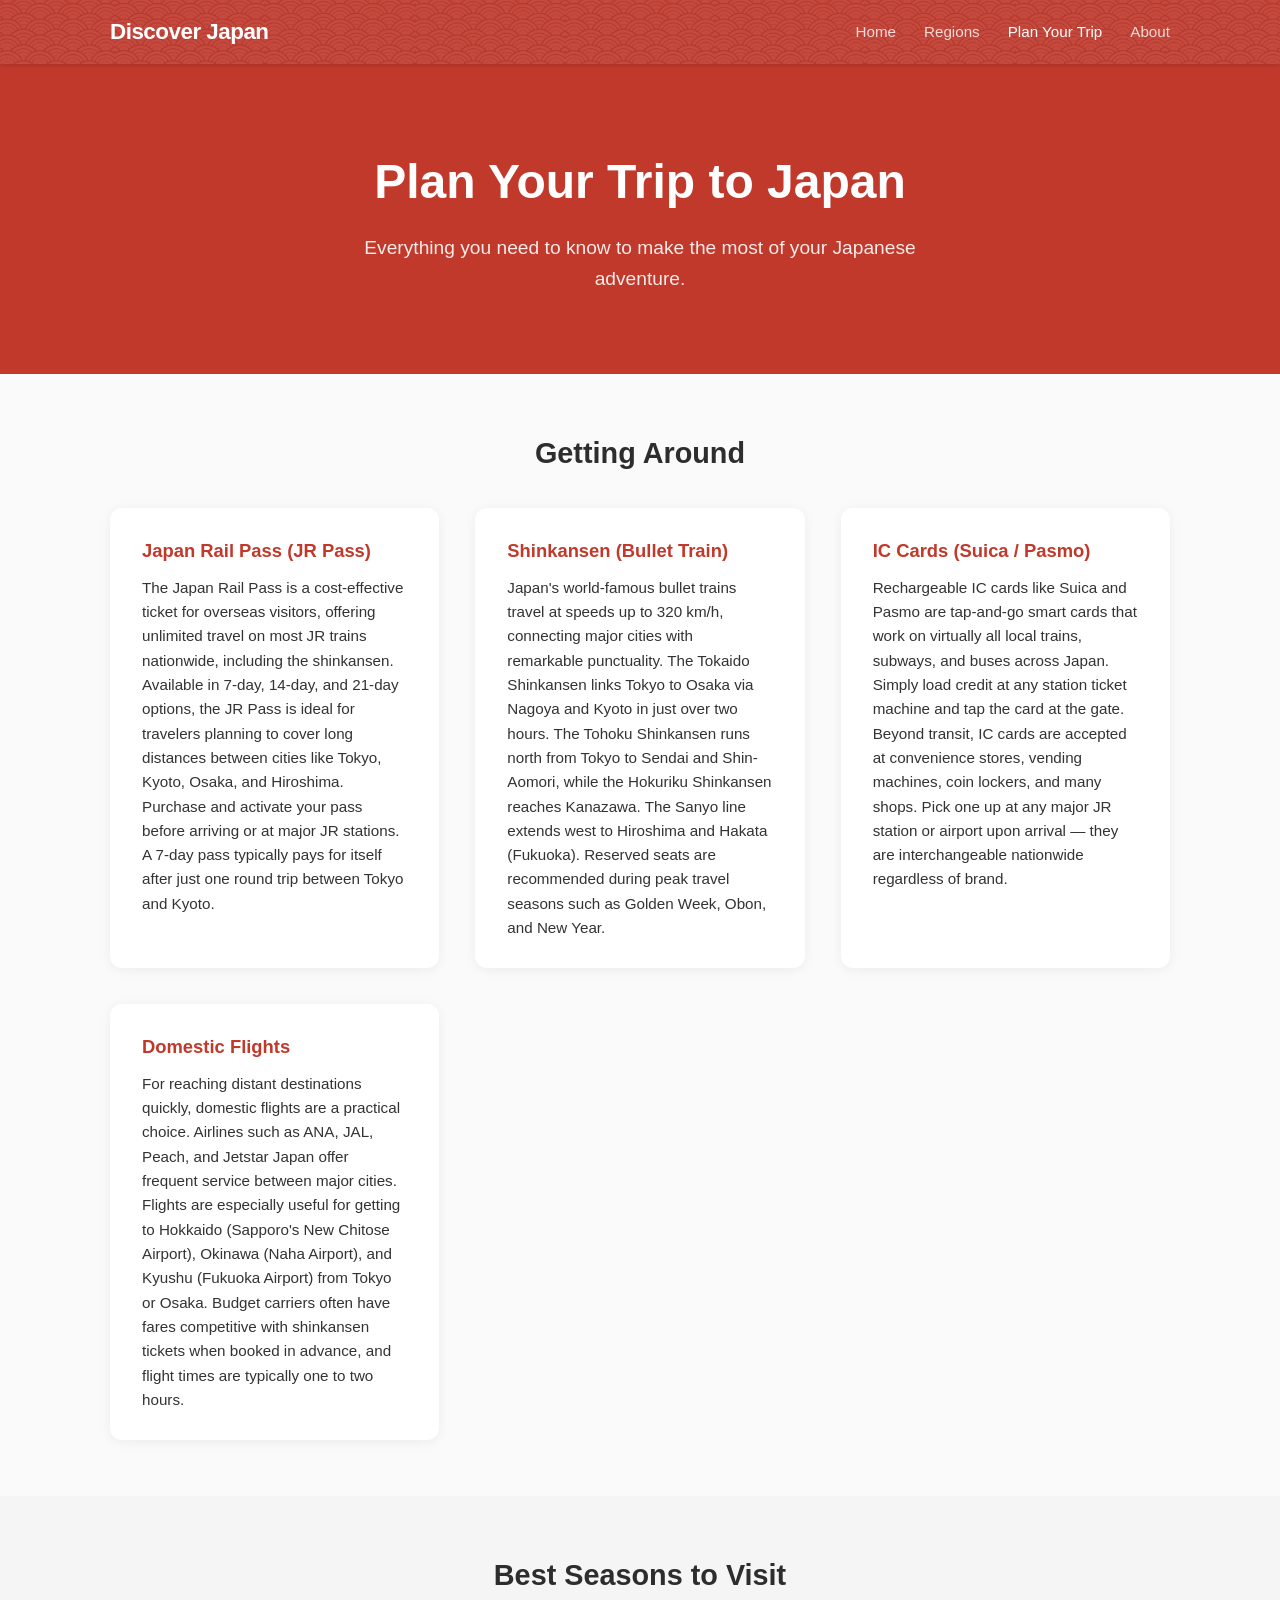
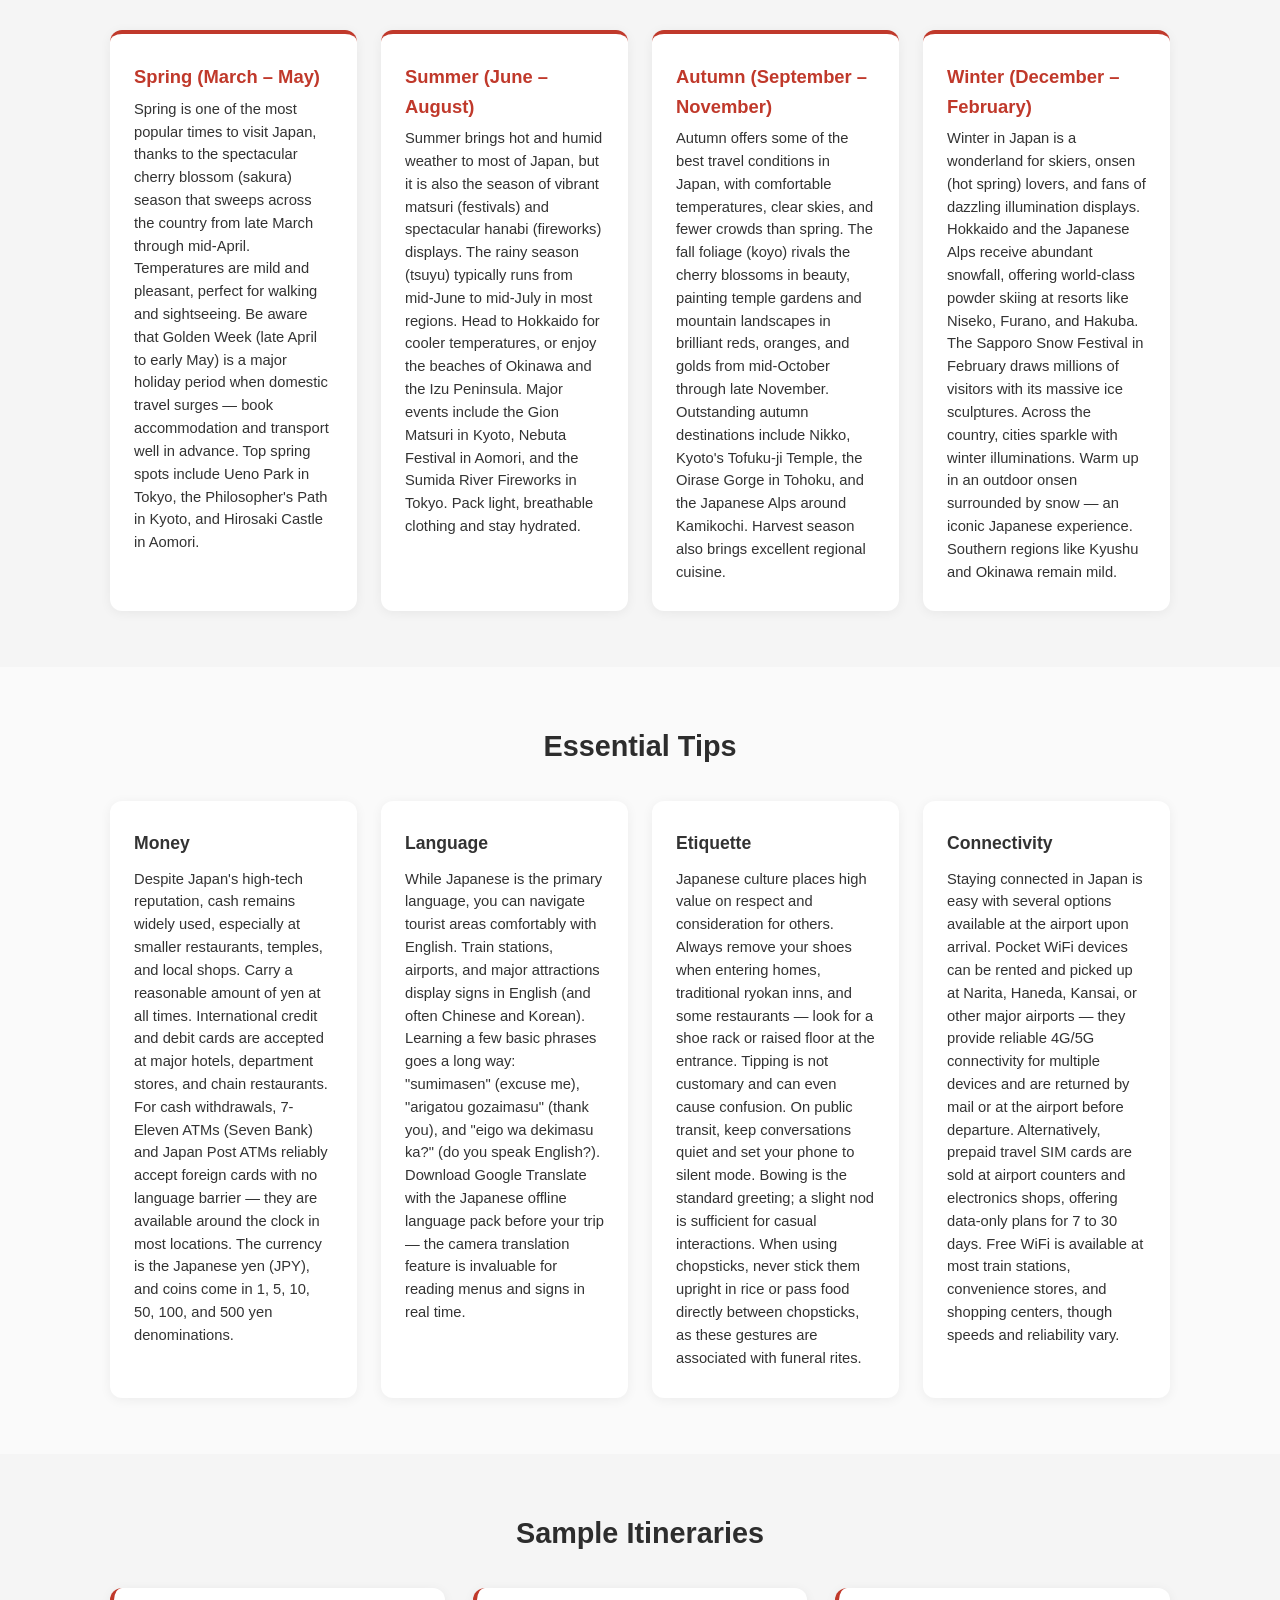
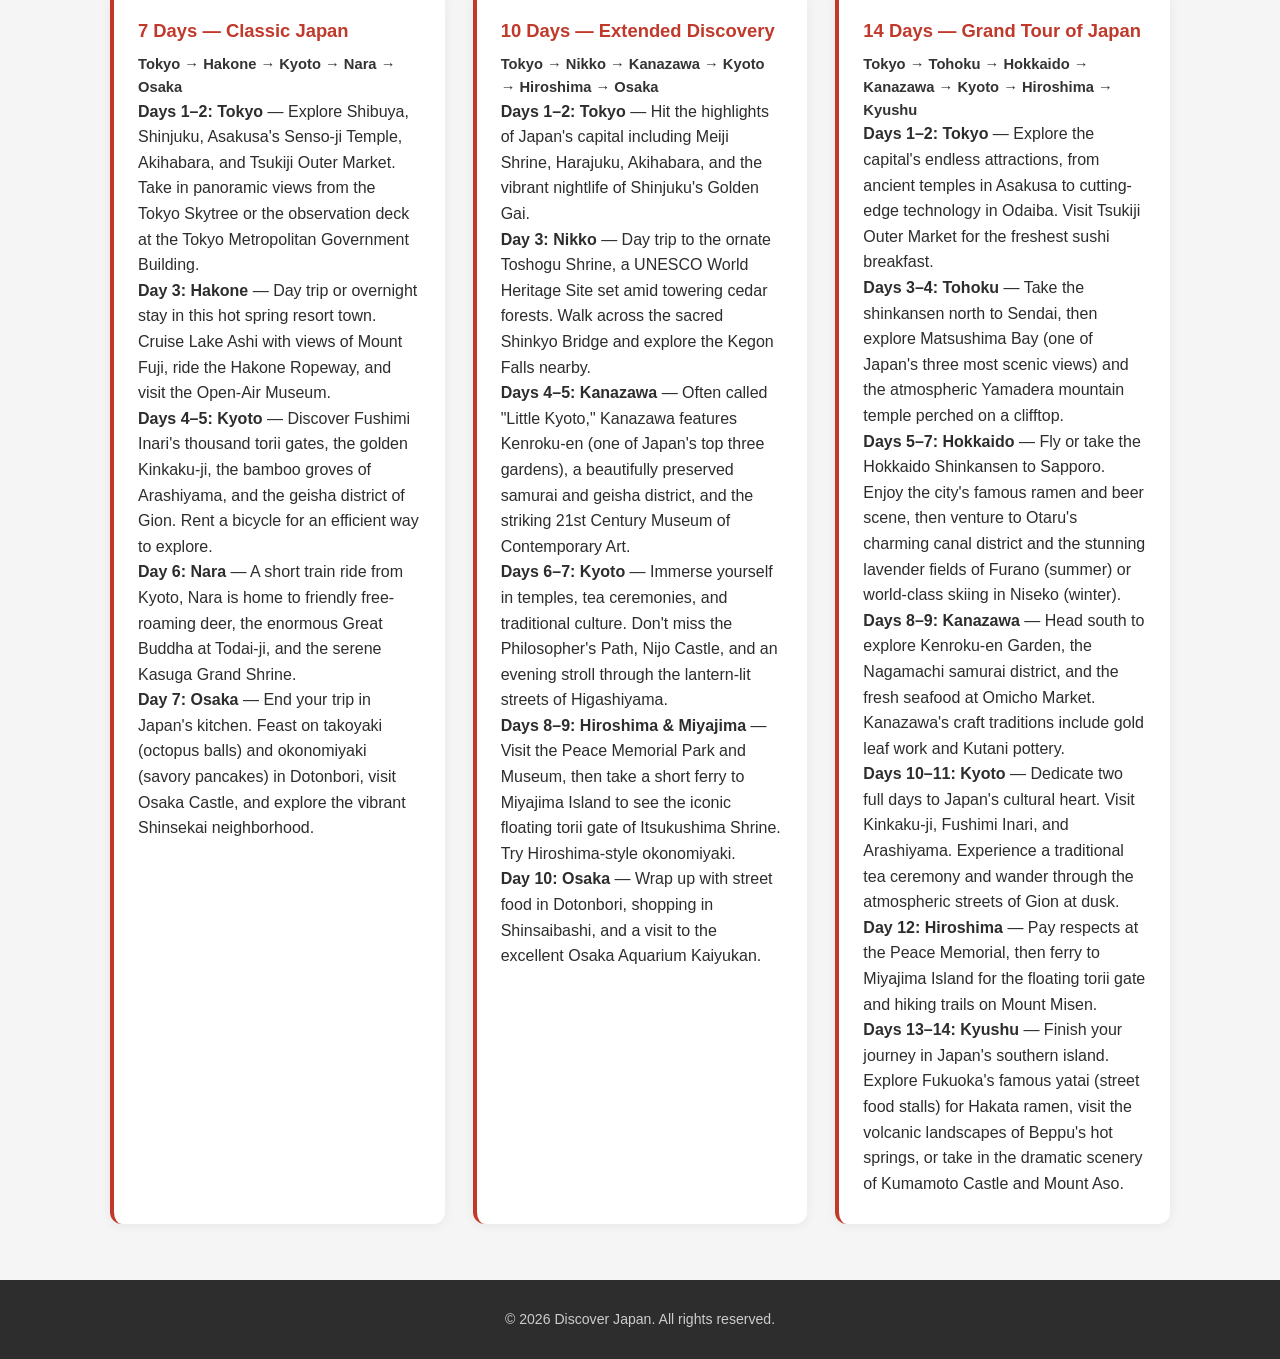
<file: plan.html>
<!DOCTYPE html>
<html lang="en">
<head>
  <meta charset="UTF-8">
  <meta name="viewport" content="width=device-width, initial-scale=1.0">
  <title>Plan Your Trip - Discover Japan</title>
  <link rel="stylesheet" href="styles.css">
</head>
<body>

  <header class="site-header">
    <nav class="nav-bar">
      <a href="index.html" class="logo">Discover Japan</a>
      <ul class="nav-links">
        <li><a href="index.html">Home</a></li>
        <li class="dropdown">
          <a href="#">Regions</a>
          <ul class="dropdown-menu">
            <li><a href="regions/hokkaido.html">Hokkaido</a></li>
            <li><a href="regions/tohoku.html">Tohoku</a></li>
            <li><a href="regions/kanto.html">Kanto</a></li>
            <li><a href="regions/chubu.html">Chubu</a></li>
            <li><a href="regions/kansai.html">Kansai</a></li>
            <li><a href="regions/chugoku.html">Chugoku</a></li>
            <li><a href="regions/shikoku.html">Shikoku</a></li>
            <li><a href="regions/kyushu.html">Kyushu</a></li>
            <li><a href="regions/okinawa.html">Okinawa</a></li>
          </ul>
        </li>
        <li><a href="plan.html" class="active">Plan Your Trip</a></li>
        <li><a href="#">About</a></li>
      </ul>
    </nav>
  </header>

  <section class="region-hero" style="background: #c0392b;">
    <h1>Plan Your Trip to Japan</h1>
    <p>Everything you need to know to make the most of your Japanese adventure.</p>
  </section>

  <!-- Getting Around -->
  <section class="plan-section">
    <div class="container">
      <h2>Getting Around</h2>
      <div class="info-grid">

        <div class="info-block">
          <h3>Japan Rail Pass (JR Pass)</h3>
          <p>The Japan Rail Pass is a cost-effective ticket for overseas visitors, offering unlimited travel on most JR trains nationwide, including the shinkansen. Available in 7-day, 14-day, and 21-day options, the JR Pass is ideal for travelers planning to cover long distances between cities like Tokyo, Kyoto, Osaka, and Hiroshima. Purchase and activate your pass before arriving or at major JR stations. A 7-day pass typically pays for itself after just one round trip between Tokyo and Kyoto.</p>
        </div>

        <div class="info-block">
          <h3>Shinkansen (Bullet Train)</h3>
          <p>Japan's world-famous bullet trains travel at speeds up to 320 km/h, connecting major cities with remarkable punctuality. The Tokaido Shinkansen links Tokyo to Osaka via Nagoya and Kyoto in just over two hours. The Tohoku Shinkansen runs north from Tokyo to Sendai and Shin-Aomori, while the Hokuriku Shinkansen reaches Kanazawa. The Sanyo line extends west to Hiroshima and Hakata (Fukuoka). Reserved seats are recommended during peak travel seasons such as Golden Week, Obon, and New Year.</p>
        </div>

        <div class="info-block">
          <h3>IC Cards (Suica / Pasmo)</h3>
          <p>Rechargeable IC cards like Suica and Pasmo are tap-and-go smart cards that work on virtually all local trains, subways, and buses across Japan. Simply load credit at any station ticket machine and tap the card at the gate. Beyond transit, IC cards are accepted at convenience stores, vending machines, coin lockers, and many shops. Pick one up at any major JR station or airport upon arrival — they are interchangeable nationwide regardless of brand.</p>
        </div>

        <div class="info-block">
          <h3>Domestic Flights</h3>
          <p>For reaching distant destinations quickly, domestic flights are a practical choice. Airlines such as ANA, JAL, Peach, and Jetstar Japan offer frequent service between major cities. Flights are especially useful for getting to Hokkaido (Sapporo's New Chitose Airport), Okinawa (Naha Airport), and Kyushu (Fukuoka Airport) from Tokyo or Osaka. Budget carriers often have fares competitive with shinkansen tickets when booked in advance, and flight times are typically one to two hours.</p>
        </div>

      </div>
    </div>
  </section>

  <!-- Best Seasons to Visit -->
  <section class="plan-section">
    <div class="container">
      <h2>Best Seasons to Visit</h2>
      <div class="season-grid">

        <div class="season-card">
          <h3>Spring (March – May)</h3>
          <p>Spring is one of the most popular times to visit Japan, thanks to the spectacular cherry blossom (sakura) season that sweeps across the country from late March through mid-April. Temperatures are mild and pleasant, perfect for walking and sightseeing. Be aware that Golden Week (late April to early May) is a major holiday period when domestic travel surges — book accommodation and transport well in advance. Top spring spots include Ueno Park in Tokyo, the Philosopher's Path in Kyoto, and Hirosaki Castle in Aomori.</p>
        </div>

        <div class="season-card">
          <h3>Summer (June – August)</h3>
          <p>Summer brings hot and humid weather to most of Japan, but it is also the season of vibrant matsuri (festivals) and spectacular hanabi (fireworks) displays. The rainy season (tsuyu) typically runs from mid-June to mid-July in most regions. Head to Hokkaido for cooler temperatures, or enjoy the beaches of Okinawa and the Izu Peninsula. Major events include the Gion Matsuri in Kyoto, Nebuta Festival in Aomori, and the Sumida River Fireworks in Tokyo. Pack light, breathable clothing and stay hydrated.</p>
        </div>

        <div class="season-card">
          <h3>Autumn (September – November)</h3>
          <p>Autumn offers some of the best travel conditions in Japan, with comfortable temperatures, clear skies, and fewer crowds than spring. The fall foliage (koyo) rivals the cherry blossoms in beauty, painting temple gardens and mountain landscapes in brilliant reds, oranges, and golds from mid-October through late November. Outstanding autumn destinations include Nikko, Kyoto's Tofuku-ji Temple, the Oirase Gorge in Tohoku, and the Japanese Alps around Kamikochi. Harvest season also brings excellent regional cuisine.</p>
        </div>

        <div class="season-card">
          <h3>Winter (December – February)</h3>
          <p>Winter in Japan is a wonderland for skiers, onsen (hot spring) lovers, and fans of dazzling illumination displays. Hokkaido and the Japanese Alps receive abundant snowfall, offering world-class powder skiing at resorts like Niseko, Furano, and Hakuba. The Sapporo Snow Festival in February draws millions of visitors with its massive ice sculptures. Across the country, cities sparkle with winter illuminations. Warm up in an outdoor onsen surrounded by snow — an iconic Japanese experience. Southern regions like Kyushu and Okinawa remain mild.</p>
        </div>

      </div>
    </div>
  </section>

  <!-- Essential Tips -->
  <section class="plan-section">
    <div class="container">
      <h2>Essential Tips</h2>
      <div class="tip-grid">

        <div class="tip-card">
          <h3>Money</h3>
          <p>Despite Japan's high-tech reputation, cash remains widely used, especially at smaller restaurants, temples, and local shops. Carry a reasonable amount of yen at all times. International credit and debit cards are accepted at major hotels, department stores, and chain restaurants. For cash withdrawals, 7-Eleven ATMs (Seven Bank) and Japan Post ATMs reliably accept foreign cards with no language barrier — they are available around the clock in most locations. The currency is the Japanese yen (JPY), and coins come in 1, 5, 10, 50, 100, and 500 yen denominations.</p>
        </div>

        <div class="tip-card">
          <h3>Language</h3>
          <p>While Japanese is the primary language, you can navigate tourist areas comfortably with English. Train stations, airports, and major attractions display signs in English (and often Chinese and Korean). Learning a few basic phrases goes a long way: "sumimasen" (excuse me), "arigatou gozaimasu" (thank you), and "eigo wa dekimasu ka?" (do you speak English?). Download Google Translate with the Japanese offline language pack before your trip — the camera translation feature is invaluable for reading menus and signs in real time.</p>
        </div>

        <div class="tip-card">
          <h3>Etiquette</h3>
          <p>Japanese culture places high value on respect and consideration for others. Always remove your shoes when entering homes, traditional ryokan inns, and some restaurants — look for a shoe rack or raised floor at the entrance. Tipping is not customary and can even cause confusion. On public transit, keep conversations quiet and set your phone to silent mode. Bowing is the standard greeting; a slight nod is sufficient for casual interactions. When using chopsticks, never stick them upright in rice or pass food directly between chopsticks, as these gestures are associated with funeral rites.</p>
        </div>

        <div class="tip-card">
          <h3>Connectivity</h3>
          <p>Staying connected in Japan is easy with several options available at the airport upon arrival. Pocket WiFi devices can be rented and picked up at Narita, Haneda, Kansai, or other major airports — they provide reliable 4G/5G connectivity for multiple devices and are returned by mail or at the airport before departure. Alternatively, prepaid travel SIM cards are sold at airport counters and electronics shops, offering data-only plans for 7 to 30 days. Free WiFi is available at most train stations, convenience stores, and shopping centers, though speeds and reliability vary.</p>
        </div>

      </div>
    </div>
  </section>

  <!-- Sample Itineraries -->
  <section class="plan-section">
    <div class="container">
      <h2>Sample Itineraries</h2>
      <div class="itinerary-grid">

        <div class="itinerary-card">
          <h3>7 Days — Classic Japan</h3>
          <p><strong>Tokyo → Hakone → Kyoto → Nara → Osaka</strong></p>
          <ul>
            <li><strong>Days 1–2: Tokyo</strong> — Explore Shibuya, Shinjuku, Asakusa's Senso-ji Temple, Akihabara, and Tsukiji Outer Market. Take in panoramic views from the Tokyo Skytree or the observation deck at the Tokyo Metropolitan Government Building.</li>
            <li><strong>Day 3: Hakone</strong> — Day trip or overnight stay in this hot spring resort town. Cruise Lake Ashi with views of Mount Fuji, ride the Hakone Ropeway, and visit the Open-Air Museum.</li>
            <li><strong>Days 4–5: Kyoto</strong> — Discover Fushimi Inari's thousand torii gates, the golden Kinkaku-ji, the bamboo groves of Arashiyama, and the geisha district of Gion. Rent a bicycle for an efficient way to explore.</li>
            <li><strong>Day 6: Nara</strong> — A short train ride from Kyoto, Nara is home to friendly free-roaming deer, the enormous Great Buddha at Todai-ji, and the serene Kasuga Grand Shrine.</li>
            <li><strong>Day 7: Osaka</strong> — End your trip in Japan's kitchen. Feast on takoyaki (octopus balls) and okonomiyaki (savory pancakes) in Dotonbori, visit Osaka Castle, and explore the vibrant Shinsekai neighborhood.</li>
          </ul>
        </div>

        <div class="itinerary-card">
          <h3>10 Days — Extended Discovery</h3>
          <p><strong>Tokyo → Nikko → Kanazawa → Kyoto → Hiroshima → Osaka</strong></p>
          <ul>
            <li><strong>Days 1–2: Tokyo</strong> — Hit the highlights of Japan's capital including Meiji Shrine, Harajuku, Akihabara, and the vibrant nightlife of Shinjuku's Golden Gai.</li>
            <li><strong>Day 3: Nikko</strong> — Day trip to the ornate Toshogu Shrine, a UNESCO World Heritage Site set amid towering cedar forests. Walk across the sacred Shinkyo Bridge and explore the Kegon Falls nearby.</li>
            <li><strong>Days 4–5: Kanazawa</strong> — Often called "Little Kyoto," Kanazawa features Kenroku-en (one of Japan's top three gardens), a beautifully preserved samurai and geisha district, and the striking 21st Century Museum of Contemporary Art.</li>
            <li><strong>Days 6–7: Kyoto</strong> — Immerse yourself in temples, tea ceremonies, and traditional culture. Don't miss the Philosopher's Path, Nijo Castle, and an evening stroll through the lantern-lit streets of Higashiyama.</li>
            <li><strong>Days 8–9: Hiroshima &amp; Miyajima</strong> — Visit the Peace Memorial Park and Museum, then take a short ferry to Miyajima Island to see the iconic floating torii gate of Itsukushima Shrine. Try Hiroshima-style okonomiyaki.</li>
            <li><strong>Day 10: Osaka</strong> — Wrap up with street food in Dotonbori, shopping in Shinsaibashi, and a visit to the excellent Osaka Aquarium Kaiyukan.</li>
          </ul>
        </div>

        <div class="itinerary-card">
          <h3>14 Days — Grand Tour of Japan</h3>
          <p><strong>Tokyo → Tohoku → Hokkaido → Kanazawa → Kyoto → Hiroshima → Kyushu</strong></p>
          <ul>
            <li><strong>Days 1–2: Tokyo</strong> — Explore the capital's endless attractions, from ancient temples in Asakusa to cutting-edge technology in Odaiba. Visit Tsukiji Outer Market for the freshest sushi breakfast.</li>
            <li><strong>Days 3–4: Tohoku</strong> — Take the shinkansen north to Sendai, then explore Matsushima Bay (one of Japan's three most scenic views) and the atmospheric Yamadera mountain temple perched on a clifftop.</li>
            <li><strong>Days 5–7: Hokkaido</strong> — Fly or take the Hokkaido Shinkansen to Sapporo. Enjoy the city's famous ramen and beer scene, then venture to Otaru's charming canal district and the stunning lavender fields of Furano (summer) or world-class skiing in Niseko (winter).</li>
            <li><strong>Days 8–9: Kanazawa</strong> — Head south to explore Kenroku-en Garden, the Nagamachi samurai district, and the fresh seafood at Omicho Market. Kanazawa's craft traditions include gold leaf work and Kutani pottery.</li>
            <li><strong>Days 10–11: Kyoto</strong> — Dedicate two full days to Japan's cultural heart. Visit Kinkaku-ji, Fushimi Inari, and Arashiyama. Experience a traditional tea ceremony and wander through the atmospheric streets of Gion at dusk.</li>
            <li><strong>Day 12: Hiroshima</strong> — Pay respects at the Peace Memorial, then ferry to Miyajima Island for the floating torii gate and hiking trails on Mount Misen.</li>
            <li><strong>Days 13–14: Kyushu</strong> — Finish your journey in Japan's southern island. Explore Fukuoka's famous yatai (street food stalls) for Hakata ramen, visit the volcanic landscapes of Beppu's hot springs, or take in the dramatic scenery of Kumamoto Castle and Mount Aso.</li>
          </ul>
        </div>

      </div>
    </div>
  </section>

  <footer class="site-footer">
    <p>&copy; 2026 Discover Japan. All rights reserved.</p>
  </footer>

</body>
</html>
</file>
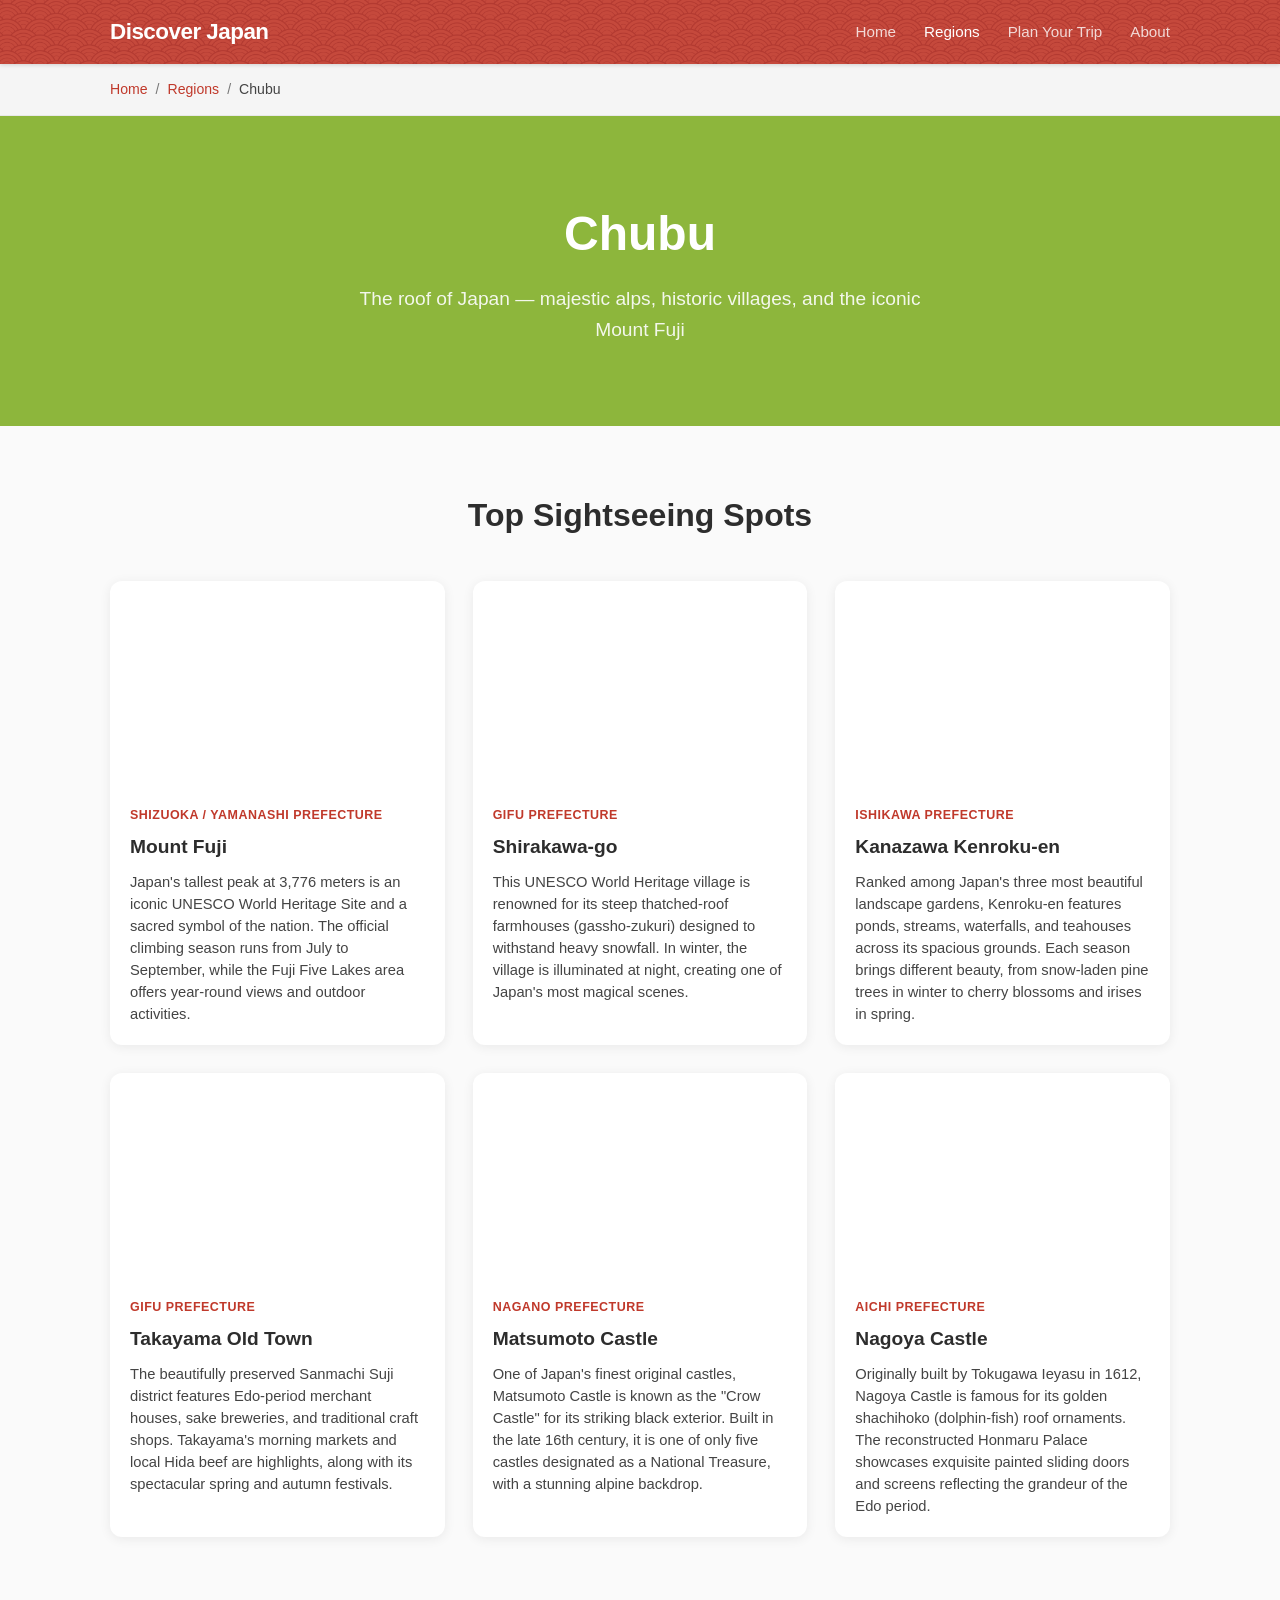
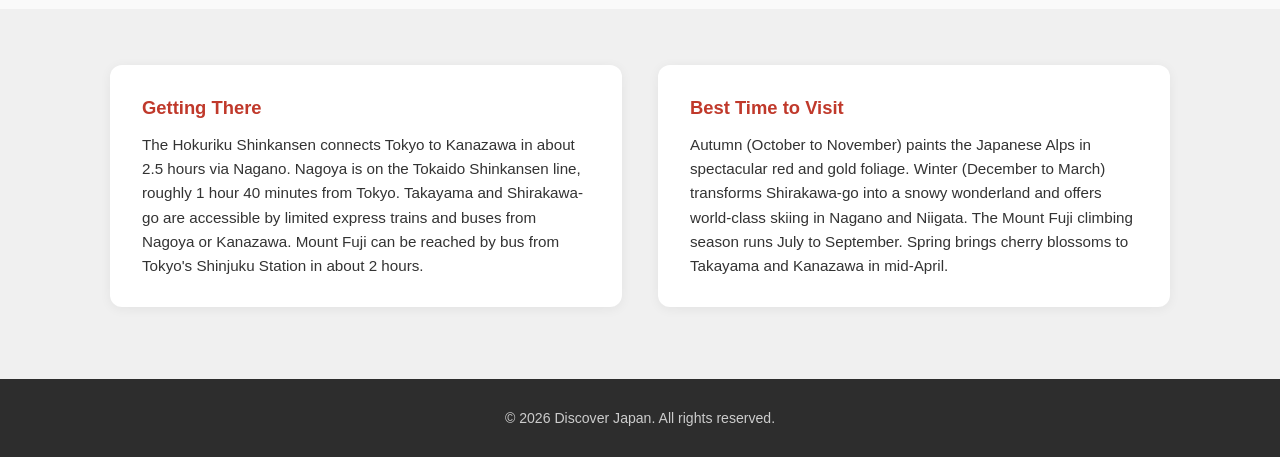
<file: regions/chubu.html>
<!DOCTYPE html>
<html lang="en">
<head>
  <meta charset="UTF-8">
  <meta name="viewport" content="width=device-width, initial-scale=1.0">
  <title>Chubu - Discover Japan</title>
  <link rel="stylesheet" href="../styles.css">
</head>
<body>

  <header class="site-header">
    <nav class="nav-bar">
      <a href="../index.html" class="logo">Discover Japan</a>
      <ul class="nav-links">
        <li><a href="../index.html">Home</a></li>
        <li class="dropdown"><a href="#" class="active">Regions</a><ul class="dropdown-menu"><li><a href="hokkaido.html">Hokkaido</a></li><li><a href="tohoku.html">Tohoku</a></li><li><a href="kanto.html">Kanto</a></li><li><a href="chubu.html">Chubu</a></li><li><a href="kansai.html">Kansai</a></li><li><a href="chugoku.html">Chugoku</a></li><li><a href="shikoku.html">Shikoku</a></li><li><a href="kyushu.html">Kyushu</a></li><li><a href="okinawa.html">Okinawa</a></li></ul></li>
        <li><a href="../plan.html">Plan Your Trip</a></li>
        <li><a href="#">About</a></li>
      </ul>
    </nav>
  </header>

  <nav class="breadcrumb">
    <div class="container">
      <a href="../index.html">Home</a>
      <span class="separator">/</span>
      <a href="../index.html#spots">Regions</a>
      <span class="separator">/</span>
      <span class="current">Chubu</span>
    </div>
  </nav>

  <section class="region-hero" style="background: #8DB63C;">
    <h1>Chubu</h1>
    <p>The roof of Japan — majestic alps, historic villages, and the iconic Mount Fuji</p>
  </section>

  <section class="region-spots">
    <div class="container">
      <h2>Top Sightseeing Spots</h2>
      <div class="spots-grid">

        <article class="spot-card">
          <div class="spot-image" style="background-image: url('https://images.unsplash.com/photo-1490806843957-31f4c9a91c65?w=600&q=80')"></div>
          <div class="spot-info">
            <span class="spot-region">Shizuoka / Yamanashi Prefecture</span>
            <h3>Mount Fuji</h3>
            <p>Japan's tallest peak at 3,776 meters is an iconic UNESCO World Heritage Site and a sacred symbol of the nation. The official climbing season runs from July to September, while the Fuji Five Lakes area offers year-round views and outdoor activities.</p>
          </div>
        </article>

        <article class="spot-card">
          <div class="spot-image" style="background-image: url('https://images.unsplash.com/photo-1576018710763-038bf1e5bb43?w=600&q=80')"></div>
          <div class="spot-info">
            <span class="spot-region">Gifu Prefecture</span>
            <h3>Shirakawa-go</h3>
            <p>This UNESCO World Heritage village is renowned for its steep thatched-roof farmhouses (gassho-zukuri) designed to withstand heavy snowfall. In winter, the village is illuminated at night, creating one of Japan's most magical scenes.</p>
          </div>
        </article>

        <article class="spot-card">
          <div class="spot-image" style="background-image: url('https://images.unsplash.com/photo-1600184894662-c4f3b4d6c60a?w=600&q=80')"></div>
          <div class="spot-info">
            <span class="spot-region">Ishikawa Prefecture</span>
            <h3>Kanazawa Kenroku-en</h3>
            <p>Ranked among Japan's three most beautiful landscape gardens, Kenroku-en features ponds, streams, waterfalls, and teahouses across its spacious grounds. Each season brings different beauty, from snow-laden pine trees in winter to cherry blossoms and irises in spring.</p>
          </div>
        </article>

        <article class="spot-card">
          <div class="spot-image" style="background-image: url('https://images.unsplash.com/photo-1578271887552-5ac3a72752bc?w=600&q=80')"></div>
          <div class="spot-info">
            <span class="spot-region">Gifu Prefecture</span>
            <h3>Takayama Old Town</h3>
            <p>The beautifully preserved Sanmachi Suji district features Edo-period merchant houses, sake breweries, and traditional craft shops. Takayama's morning markets and local Hida beef are highlights, along with its spectacular spring and autumn festivals.</p>
          </div>
        </article>

        <article class="spot-card">
          <div class="spot-image" style="background-image: url('https://images.unsplash.com/photo-1580531671797-5b26a3ef3eb5?w=600&q=80')"></div>
          <div class="spot-info">
            <span class="spot-region">Nagano Prefecture</span>
            <h3>Matsumoto Castle</h3>
            <p>One of Japan's finest original castles, Matsumoto Castle is known as the "Crow Castle" for its striking black exterior. Built in the late 16th century, it is one of only five castles designated as a National Treasure, with a stunning alpine backdrop.</p>
          </div>
        </article>

        <article class="spot-card">
          <div class="spot-image" style="background-image: url('https://images.unsplash.com/photo-1565538810643-b5bdb714032a?w=600&q=80')"></div>
          <div class="spot-info">
            <span class="spot-region">Aichi Prefecture</span>
            <h3>Nagoya Castle</h3>
            <p>Originally built by Tokugawa Ieyasu in 1612, Nagoya Castle is famous for its golden shachihoko (dolphin-fish) roof ornaments. The reconstructed Honmaru Palace showcases exquisite painted sliding doors and screens reflecting the grandeur of the Edo period.</p>
          </div>
        </article>

      </div>
    </div>
  </section>

  <section class="region-info">
    <div class="container">
      <div class="info-grid">
        <div class="info-block">
          <h3>Getting There</h3>
          <p>The Hokuriku Shinkansen connects Tokyo to Kanazawa in about 2.5 hours via Nagano. Nagoya is on the Tokaido Shinkansen line, roughly 1 hour 40 minutes from Tokyo. Takayama and Shirakawa-go are accessible by limited express trains and buses from Nagoya or Kanazawa. Mount Fuji can be reached by bus from Tokyo's Shinjuku Station in about 2 hours.</p>
        </div>
        <div class="info-block">
          <h3>Best Time to Visit</h3>
          <p>Autumn (October to November) paints the Japanese Alps in spectacular red and gold foliage. Winter (December to March) transforms Shirakawa-go into a snowy wonderland and offers world-class skiing in Nagano and Niigata. The Mount Fuji climbing season runs July to September. Spring brings cherry blossoms to Takayama and Kanazawa in mid-April.</p>
        </div>
      </div>
    </div>
  </section>

  <footer class="site-footer">
    <div class="container">
      <p>&copy; 2026 Discover Japan. All rights reserved.</p>
    </div>
  </footer>

</body>
</html>
</file>
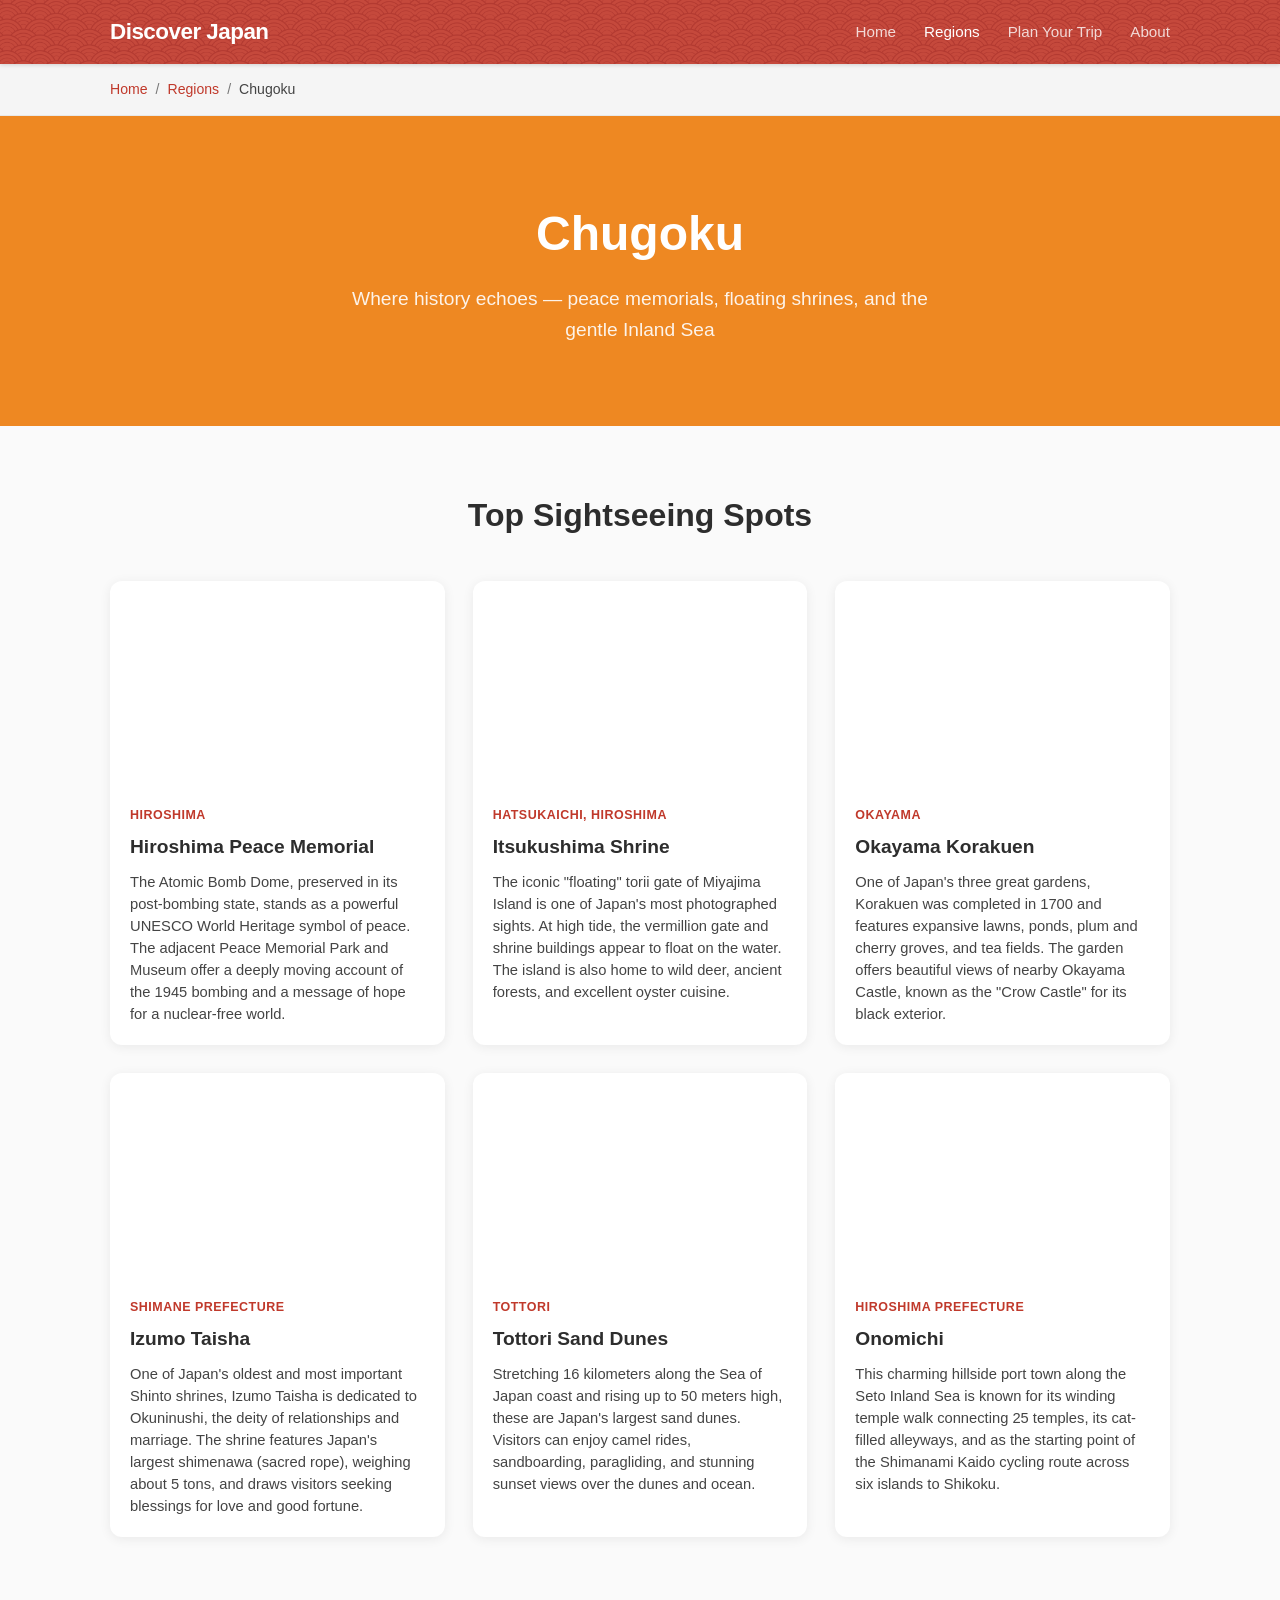
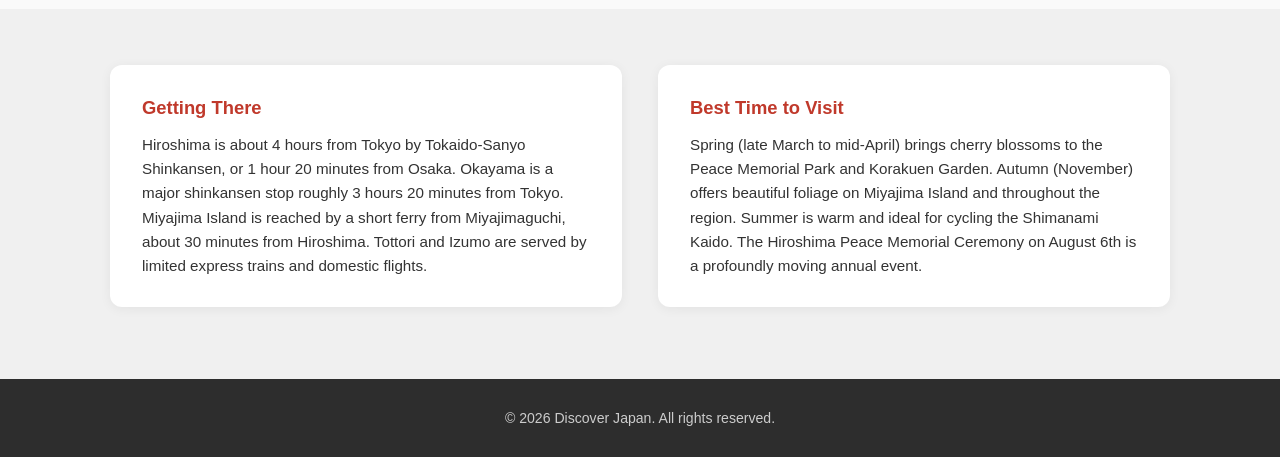
<file: regions/chugoku.html>
<!DOCTYPE html>
<html lang="en">
<head>
  <meta charset="UTF-8">
  <meta name="viewport" content="width=device-width, initial-scale=1.0">
  <title>Chugoku - Discover Japan</title>
  <link rel="stylesheet" href="../styles.css">
</head>
<body>

  <header class="site-header">
    <nav class="nav-bar">
      <a href="../index.html" class="logo">Discover Japan</a>
      <ul class="nav-links">
        <li><a href="../index.html">Home</a></li>
        <li class="dropdown"><a href="#" class="active">Regions</a><ul class="dropdown-menu"><li><a href="hokkaido.html">Hokkaido</a></li><li><a href="tohoku.html">Tohoku</a></li><li><a href="kanto.html">Kanto</a></li><li><a href="chubu.html">Chubu</a></li><li><a href="kansai.html">Kansai</a></li><li><a href="chugoku.html">Chugoku</a></li><li><a href="shikoku.html">Shikoku</a></li><li><a href="kyushu.html">Kyushu</a></li><li><a href="okinawa.html">Okinawa</a></li></ul></li>
        <li><a href="../plan.html">Plan Your Trip</a></li>
        <li><a href="#">About</a></li>
      </ul>
    </nav>
  </header>

  <nav class="breadcrumb">
    <div class="container">
      <a href="../index.html">Home</a>
      <span class="separator">/</span>
      <a href="../index.html#spots">Regions</a>
      <span class="separator">/</span>
      <span class="current">Chugoku</span>
    </div>
  </nav>

  <section class="region-hero" style="background: #EE8822;">
    <h1>Chugoku</h1>
    <p>Where history echoes — peace memorials, floating shrines, and the gentle Inland Sea</p>
  </section>

  <section class="region-spots">
    <div class="container">
      <h2>Top Sightseeing Spots</h2>
      <div class="spots-grid">

        <article class="spot-card">
          <div class="spot-image" style="background-image: url('https://images.unsplash.com/photo-1576314499878-70e42798ef06?w=600&q=80')"></div>
          <div class="spot-info">
            <span class="spot-region">Hiroshima</span>
            <h3>Hiroshima Peace Memorial</h3>
            <p>The Atomic Bomb Dome, preserved in its post-bombing state, stands as a powerful UNESCO World Heritage symbol of peace. The adjacent Peace Memorial Park and Museum offer a deeply moving account of the 1945 bombing and a message of hope for a nuclear-free world.</p>
          </div>
        </article>

        <article class="spot-card">
          <div class="spot-image" style="background-image: url('https://images.unsplash.com/photo-1505069190533-da1c9af13346?w=600&q=80')"></div>
          <div class="spot-info">
            <span class="spot-region">Hatsukaichi, Hiroshima</span>
            <h3>Itsukushima Shrine</h3>
            <p>The iconic "floating" torii gate of Miyajima Island is one of Japan's most photographed sights. At high tide, the vermillion gate and shrine buildings appear to float on the water. The island is also home to wild deer, ancient forests, and excellent oyster cuisine.</p>
          </div>
        </article>

        <article class="spot-card">
          <div class="spot-image" style="background-image: url('https://images.unsplash.com/photo-1606918801925-e2c914c4b503?w=600&q=80')"></div>
          <div class="spot-info">
            <span class="spot-region">Okayama</span>
            <h3>Okayama Korakuen</h3>
            <p>One of Japan's three great gardens, Korakuen was completed in 1700 and features expansive lawns, ponds, plum and cherry groves, and tea fields. The garden offers beautiful views of nearby Okayama Castle, known as the "Crow Castle" for its black exterior.</p>
          </div>
        </article>

        <article class="spot-card">
          <div class="spot-image" style="background-image: url('https://images.unsplash.com/photo-1545569341-9eb8b30979d9?w=600&q=80')"></div>
          <div class="spot-info">
            <span class="spot-region">Shimane Prefecture</span>
            <h3>Izumo Taisha</h3>
            <p>One of Japan's oldest and most important Shinto shrines, Izumo Taisha is dedicated to Okuninushi, the deity of relationships and marriage. The shrine features Japan's largest shimenawa (sacred rope), weighing about 5 tons, and draws visitors seeking blessings for love and good fortune.</p>
          </div>
        </article>

        <article class="spot-card">
          <div class="spot-image" style="background-image: url('https://images.unsplash.com/photo-1509316785289-025f5b846b35?w=600&q=80')"></div>
          <div class="spot-info">
            <span class="spot-region">Tottori</span>
            <h3>Tottori Sand Dunes</h3>
            <p>Stretching 16 kilometers along the Sea of Japan coast and rising up to 50 meters high, these are Japan's largest sand dunes. Visitors can enjoy camel rides, sandboarding, paragliding, and stunning sunset views over the dunes and ocean.</p>
          </div>
        </article>

        <article class="spot-card">
          <div class="spot-image" style="background-image: url('https://images.unsplash.com/photo-1528360983277-13d401cdc186?w=600&q=80')"></div>
          <div class="spot-info">
            <span class="spot-region">Hiroshima Prefecture</span>
            <h3>Onomichi</h3>
            <p>This charming hillside port town along the Seto Inland Sea is known for its winding temple walk connecting 25 temples, its cat-filled alleyways, and as the starting point of the Shimanami Kaido cycling route across six islands to Shikoku.</p>
          </div>
        </article>

      </div>
    </div>
  </section>

  <section class="region-info">
    <div class="container">
      <div class="info-grid">
        <div class="info-block">
          <h3>Getting There</h3>
          <p>Hiroshima is about 4 hours from Tokyo by Tokaido-Sanyo Shinkansen, or 1 hour 20 minutes from Osaka. Okayama is a major shinkansen stop roughly 3 hours 20 minutes from Tokyo. Miyajima Island is reached by a short ferry from Miyajimaguchi, about 30 minutes from Hiroshima. Tottori and Izumo are served by limited express trains and domestic flights.</p>
        </div>
        <div class="info-block">
          <h3>Best Time to Visit</h3>
          <p>Spring (late March to mid-April) brings cherry blossoms to the Peace Memorial Park and Korakuen Garden. Autumn (November) offers beautiful foliage on Miyajima Island and throughout the region. Summer is warm and ideal for cycling the Shimanami Kaido. The Hiroshima Peace Memorial Ceremony on August 6th is a profoundly moving annual event.</p>
        </div>
      </div>
    </div>
  </section>

  <footer class="site-footer">
    <div class="container">
      <p>&copy; 2026 Discover Japan. All rights reserved.</p>
    </div>
  </footer>

</body>
</html>
</file>
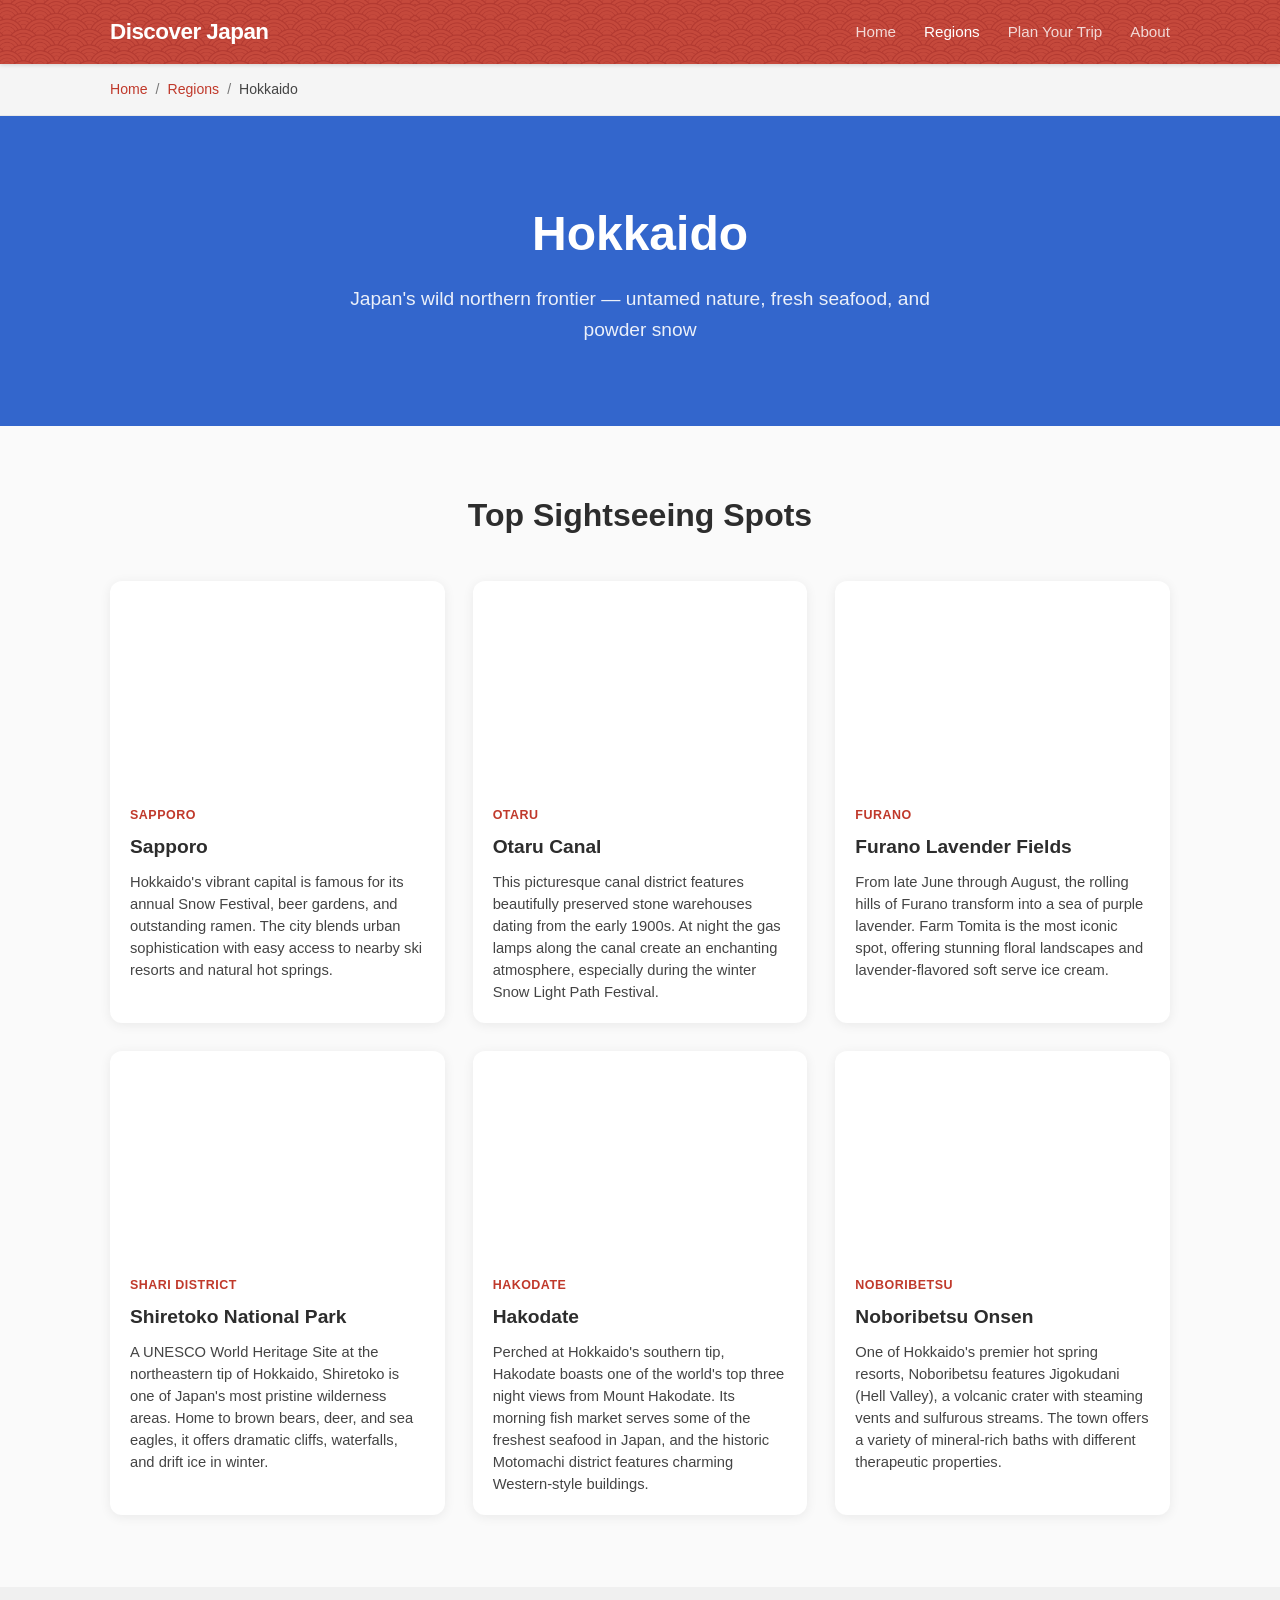
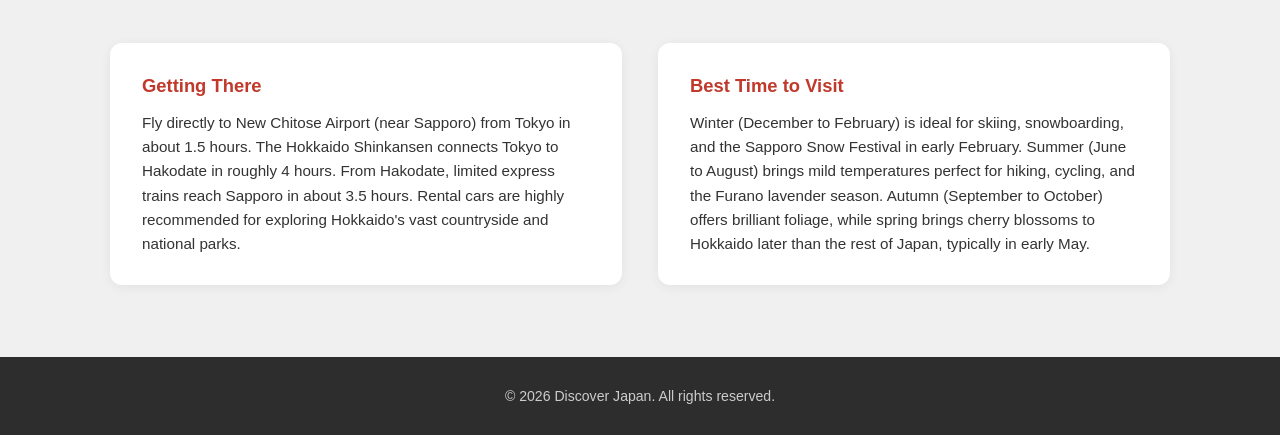
<file: regions/hokkaido.html>
<!DOCTYPE html>
<html lang="en">
<head>
  <meta charset="UTF-8">
  <meta name="viewport" content="width=device-width, initial-scale=1.0">
  <title>Hokkaido - Discover Japan</title>
  <link rel="stylesheet" href="../styles.css">
</head>
<body>

  <header class="site-header">
    <nav class="nav-bar">
      <a href="../index.html" class="logo">Discover Japan</a>
      <ul class="nav-links">
        <li><a href="../index.html">Home</a></li>
        <li class="dropdown"><a href="#" class="active">Regions</a><ul class="dropdown-menu"><li><a href="hokkaido.html">Hokkaido</a></li><li><a href="tohoku.html">Tohoku</a></li><li><a href="kanto.html">Kanto</a></li><li><a href="chubu.html">Chubu</a></li><li><a href="kansai.html">Kansai</a></li><li><a href="chugoku.html">Chugoku</a></li><li><a href="shikoku.html">Shikoku</a></li><li><a href="kyushu.html">Kyushu</a></li><li><a href="okinawa.html">Okinawa</a></li></ul></li>
        <li><a href="../plan.html">Plan Your Trip</a></li>
        <li><a href="#">About</a></li>
      </ul>
    </nav>
  </header>

  <nav class="breadcrumb">
    <div class="container">
      <a href="../index.html">Home</a>
      <span class="separator">/</span>
      <a href="../index.html#spots">Regions</a>
      <span class="separator">/</span>
      <span class="current">Hokkaido</span>
    </div>
  </nav>

  <section class="region-hero" style="background: #3366CC;">
    <h1>Hokkaido</h1>
    <p>Japan's wild northern frontier — untamed nature, fresh seafood, and powder snow</p>
  </section>

  <section class="region-spots">
    <div class="container">
      <h2>Top Sightseeing Spots</h2>
      <div class="spots-grid">

        <article class="spot-card">
          <div class="spot-image" style="background-image: url('https://images.unsplash.com/photo-1701454736152-70bbc5a4076c?w=600&q=80')"></div>
          <div class="spot-info">
            <span class="spot-region">Sapporo</span>
            <h3>Sapporo</h3>
            <p>Hokkaido's vibrant capital is famous for its annual Snow Festival, beer gardens, and outstanding ramen. The city blends urban sophistication with easy access to nearby ski resorts and natural hot springs.</p>
          </div>
        </article>

        <article class="spot-card">
          <div class="spot-image" style="background-image: url('https://images.unsplash.com/photo-1583945363810-86a0c31fb09d?w=600&q=80')"></div>
          <div class="spot-info">
            <span class="spot-region">Otaru</span>
            <h3>Otaru Canal</h3>
            <p>This picturesque canal district features beautifully preserved stone warehouses dating from the early 1900s. At night the gas lamps along the canal create an enchanting atmosphere, especially during the winter Snow Light Path Festival.</p>
          </div>
        </article>

        <article class="spot-card">
          <div class="spot-image" style="background-image: url('https://images.unsplash.com/photo-1626911635167-0b3006fbda39?w=600&q=80')"></div>
          <div class="spot-info">
            <span class="spot-region">Furano</span>
            <h3>Furano Lavender Fields</h3>
            <p>From late June through August, the rolling hills of Furano transform into a sea of purple lavender. Farm Tomita is the most iconic spot, offering stunning floral landscapes and lavender-flavored soft serve ice cream.</p>
          </div>
        </article>

        <article class="spot-card">
          <div class="spot-image" style="background-image: url('https://images.unsplash.com/photo-1723727910541-86c13ad5eb51?w=600&q=80')"></div>
          <div class="spot-info">
            <span class="spot-region">Shari District</span>
            <h3>Shiretoko National Park</h3>
            <p>A UNESCO World Heritage Site at the northeastern tip of Hokkaido, Shiretoko is one of Japan's most pristine wilderness areas. Home to brown bears, deer, and sea eagles, it offers dramatic cliffs, waterfalls, and drift ice in winter.</p>
          </div>
        </article>

        <article class="spot-card">
          <div class="spot-image" style="background-image: url('https://images.unsplash.com/photo-1757847108876-0c83578a3fdd?w=600&q=80')"></div>
          <div class="spot-info">
            <span class="spot-region">Hakodate</span>
            <h3>Hakodate</h3>
            <p>Perched at Hokkaido's southern tip, Hakodate boasts one of the world's top three night views from Mount Hakodate. Its morning fish market serves some of the freshest seafood in Japan, and the historic Motomachi district features charming Western-style buildings.</p>
          </div>
        </article>

        <article class="spot-card">
          <div class="spot-image" style="background-image: url('https://images.unsplash.com/photo-1615045366220-725dffe34e9d?w=600&q=80')"></div>
          <div class="spot-info">
            <span class="spot-region">Noboribetsu</span>
            <h3>Noboribetsu Onsen</h3>
            <p>One of Hokkaido's premier hot spring resorts, Noboribetsu features Jigokudani (Hell Valley), a volcanic crater with steaming vents and sulfurous streams. The town offers a variety of mineral-rich baths with different therapeutic properties.</p>
          </div>
        </article>

      </div>
    </div>
  </section>

  <section class="region-info">
    <div class="container">
      <div class="info-grid">
        <div class="info-block">
          <h3>Getting There</h3>
          <p>Fly directly to New Chitose Airport (near Sapporo) from Tokyo in about 1.5 hours. The Hokkaido Shinkansen connects Tokyo to Hakodate in roughly 4 hours. From Hakodate, limited express trains reach Sapporo in about 3.5 hours. Rental cars are highly recommended for exploring Hokkaido's vast countryside and national parks.</p>
        </div>
        <div class="info-block">
          <h3>Best Time to Visit</h3>
          <p>Winter (December to February) is ideal for skiing, snowboarding, and the Sapporo Snow Festival in early February. Summer (June to August) brings mild temperatures perfect for hiking, cycling, and the Furano lavender season. Autumn (September to October) offers brilliant foliage, while spring brings cherry blossoms to Hokkaido later than the rest of Japan, typically in early May.</p>
        </div>
      </div>
    </div>
  </section>

  <footer class="site-footer">
    <div class="container">
      <p>&copy; 2026 Discover Japan. All rights reserved.</p>
    </div>
  </footer>

</body>
</html>
</file>
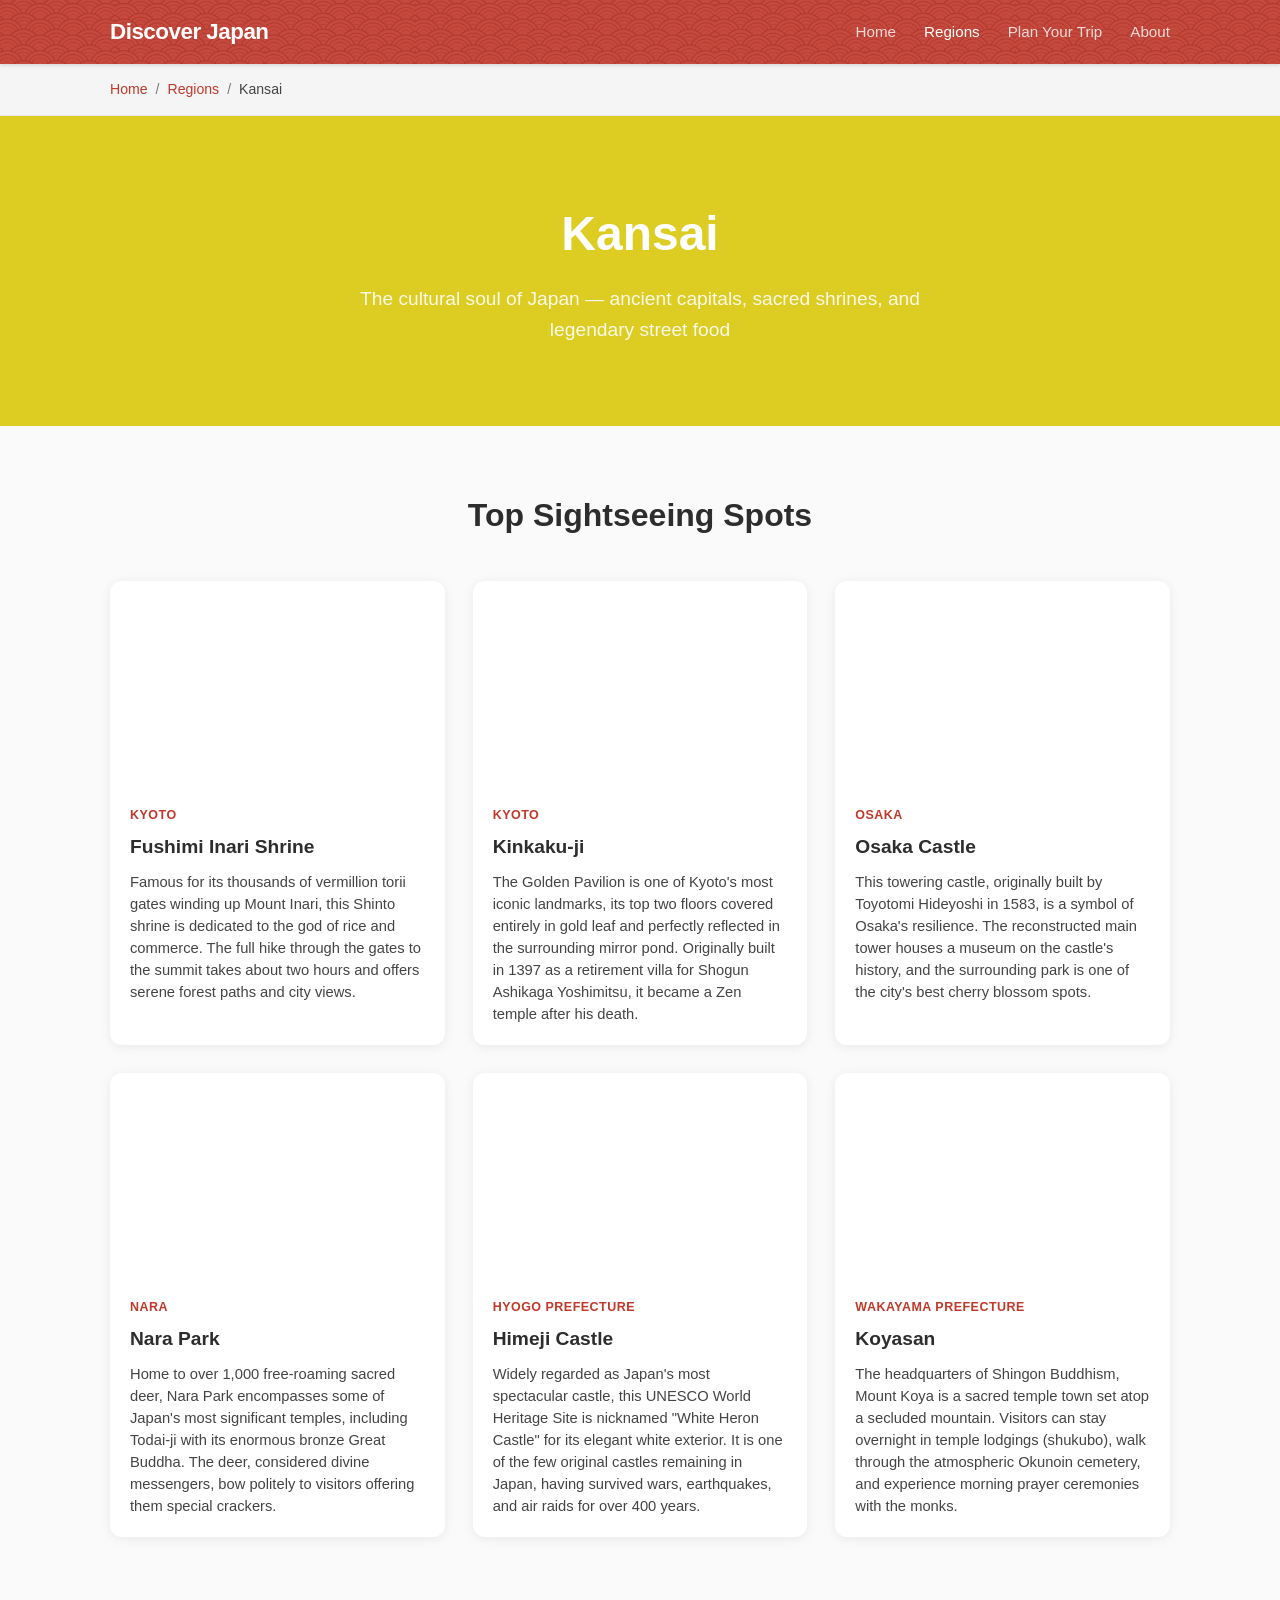
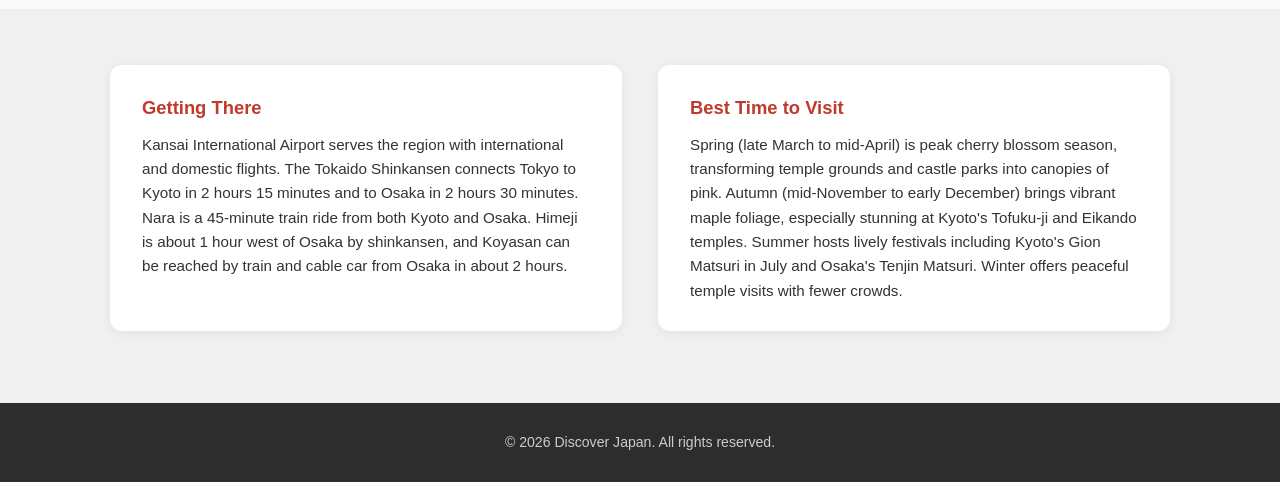
<file: regions/kansai.html>
<!DOCTYPE html>
<html lang="en">
<head>
  <meta charset="UTF-8">
  <meta name="viewport" content="width=device-width, initial-scale=1.0">
  <title>Kansai - Discover Japan</title>
  <link rel="stylesheet" href="../styles.css">
</head>
<body>

  <header class="site-header">
    <nav class="nav-bar">
      <a href="../index.html" class="logo">Discover Japan</a>
      <ul class="nav-links">
        <li><a href="../index.html">Home</a></li>
        <li class="dropdown"><a href="#" class="active">Regions</a><ul class="dropdown-menu"><li><a href="hokkaido.html">Hokkaido</a></li><li><a href="tohoku.html">Tohoku</a></li><li><a href="kanto.html">Kanto</a></li><li><a href="chubu.html">Chubu</a></li><li><a href="kansai.html">Kansai</a></li><li><a href="chugoku.html">Chugoku</a></li><li><a href="shikoku.html">Shikoku</a></li><li><a href="kyushu.html">Kyushu</a></li><li><a href="okinawa.html">Okinawa</a></li></ul></li>
        <li><a href="../plan.html">Plan Your Trip</a></li>
        <li><a href="#">About</a></li>
      </ul>
    </nav>
  </header>

  <nav class="breadcrumb">
    <div class="container">
      <a href="../index.html">Home</a>
      <span class="separator">/</span>
      <a href="../index.html#spots">Regions</a>
      <span class="separator">/</span>
      <span class="current">Kansai</span>
    </div>
  </nav>

  <section class="region-hero" style="background: #DDCC22;">
    <h1>Kansai</h1>
    <p>The cultural soul of Japan — ancient capitals, sacred shrines, and legendary street food</p>
  </section>

  <section class="region-spots">
    <div class="container">
      <h2>Top Sightseeing Spots</h2>
      <div class="spots-grid">

        <article class="spot-card">
          <div class="spot-image" style="background-image: url('https://images.unsplash.com/photo-1478436127897-769e1b3f0f36?w=600&q=80')"></div>
          <div class="spot-info">
            <span class="spot-region">Kyoto</span>
            <h3>Fushimi Inari Shrine</h3>
            <p>Famous for its thousands of vermillion torii gates winding up Mount Inari, this Shinto shrine is dedicated to the god of rice and commerce. The full hike through the gates to the summit takes about two hours and offers serene forest paths and city views.</p>
          </div>
        </article>

        <article class="spot-card">
          <div class="spot-image" style="background-image: url('https://images.unsplash.com/photo-1623946724485-83008e1267a3?w=600&q=80')"></div>
          <div class="spot-info">
            <span class="spot-region">Kyoto</span>
            <h3>Kinkaku-ji</h3>
            <p>The Golden Pavilion is one of Kyoto's most iconic landmarks, its top two floors covered entirely in gold leaf and perfectly reflected in the surrounding mirror pond. Originally built in 1397 as a retirement villa for Shogun Ashikaga Yoshimitsu, it became a Zen temple after his death.</p>
          </div>
        </article>

        <article class="spot-card">
          <div class="spot-image" style="background-image: url('https://images.unsplash.com/photo-1590253230532-a67f6bc61c9e?w=600&q=80')"></div>
          <div class="spot-info">
            <span class="spot-region">Osaka</span>
            <h3>Osaka Castle</h3>
            <p>This towering castle, originally built by Toyotomi Hideyoshi in 1583, is a symbol of Osaka's resilience. The reconstructed main tower houses a museum on the castle's history, and the surrounding park is one of the city's best cherry blossom spots.</p>
          </div>
        </article>

        <article class="spot-card">
          <div class="spot-image" style="background-image: url('https://images.unsplash.com/photo-1624601573012-1f75aaade809?w=600&q=80')"></div>
          <div class="spot-info">
            <span class="spot-region">Nara</span>
            <h3>Nara Park</h3>
            <p>Home to over 1,000 free-roaming sacred deer, Nara Park encompasses some of Japan's most significant temples, including Todai-ji with its enormous bronze Great Buddha. The deer, considered divine messengers, bow politely to visitors offering them special crackers.</p>
          </div>
        </article>

        <article class="spot-card">
          <div class="spot-image" style="background-image: url('https://images.unsplash.com/photo-1580508174046-170816f65662?w=600&q=80')"></div>
          <div class="spot-info">
            <span class="spot-region">Hyogo Prefecture</span>
            <h3>Himeji Castle</h3>
            <p>Widely regarded as Japan's most spectacular castle, this UNESCO World Heritage Site is nicknamed "White Heron Castle" for its elegant white exterior. It is one of the few original castles remaining in Japan, having survived wars, earthquakes, and air raids for over 400 years.</p>
          </div>
        </article>

        <article class="spot-card">
          <div class="spot-image" style="background-image: url('https://images.unsplash.com/photo-1579397132792-bfa1c7a8a5a0?w=600&q=80')"></div>
          <div class="spot-info">
            <span class="spot-region">Wakayama Prefecture</span>
            <h3>Koyasan</h3>
            <p>The headquarters of Shingon Buddhism, Mount Koya is a sacred temple town set atop a secluded mountain. Visitors can stay overnight in temple lodgings (shukubo), walk through the atmospheric Okunoin cemetery, and experience morning prayer ceremonies with the monks.</p>
          </div>
        </article>

      </div>
    </div>
  </section>

  <section class="region-info">
    <div class="container">
      <div class="info-grid">
        <div class="info-block">
          <h3>Getting There</h3>
          <p>Kansai International Airport serves the region with international and domestic flights. The Tokaido Shinkansen connects Tokyo to Kyoto in 2 hours 15 minutes and to Osaka in 2 hours 30 minutes. Nara is a 45-minute train ride from both Kyoto and Osaka. Himeji is about 1 hour west of Osaka by shinkansen, and Koyasan can be reached by train and cable car from Osaka in about 2 hours.</p>
        </div>
        <div class="info-block">
          <h3>Best Time to Visit</h3>
          <p>Spring (late March to mid-April) is peak cherry blossom season, transforming temple grounds and castle parks into canopies of pink. Autumn (mid-November to early December) brings vibrant maple foliage, especially stunning at Kyoto's Tofuku-ji and Eikando temples. Summer hosts lively festivals including Kyoto's Gion Matsuri in July and Osaka's Tenjin Matsuri. Winter offers peaceful temple visits with fewer crowds.</p>
        </div>
      </div>
    </div>
  </section>

  <footer class="site-footer">
    <div class="container">
      <p>&copy; 2026 Discover Japan. All rights reserved.</p>
    </div>
  </footer>

</body>
</html>
</file>
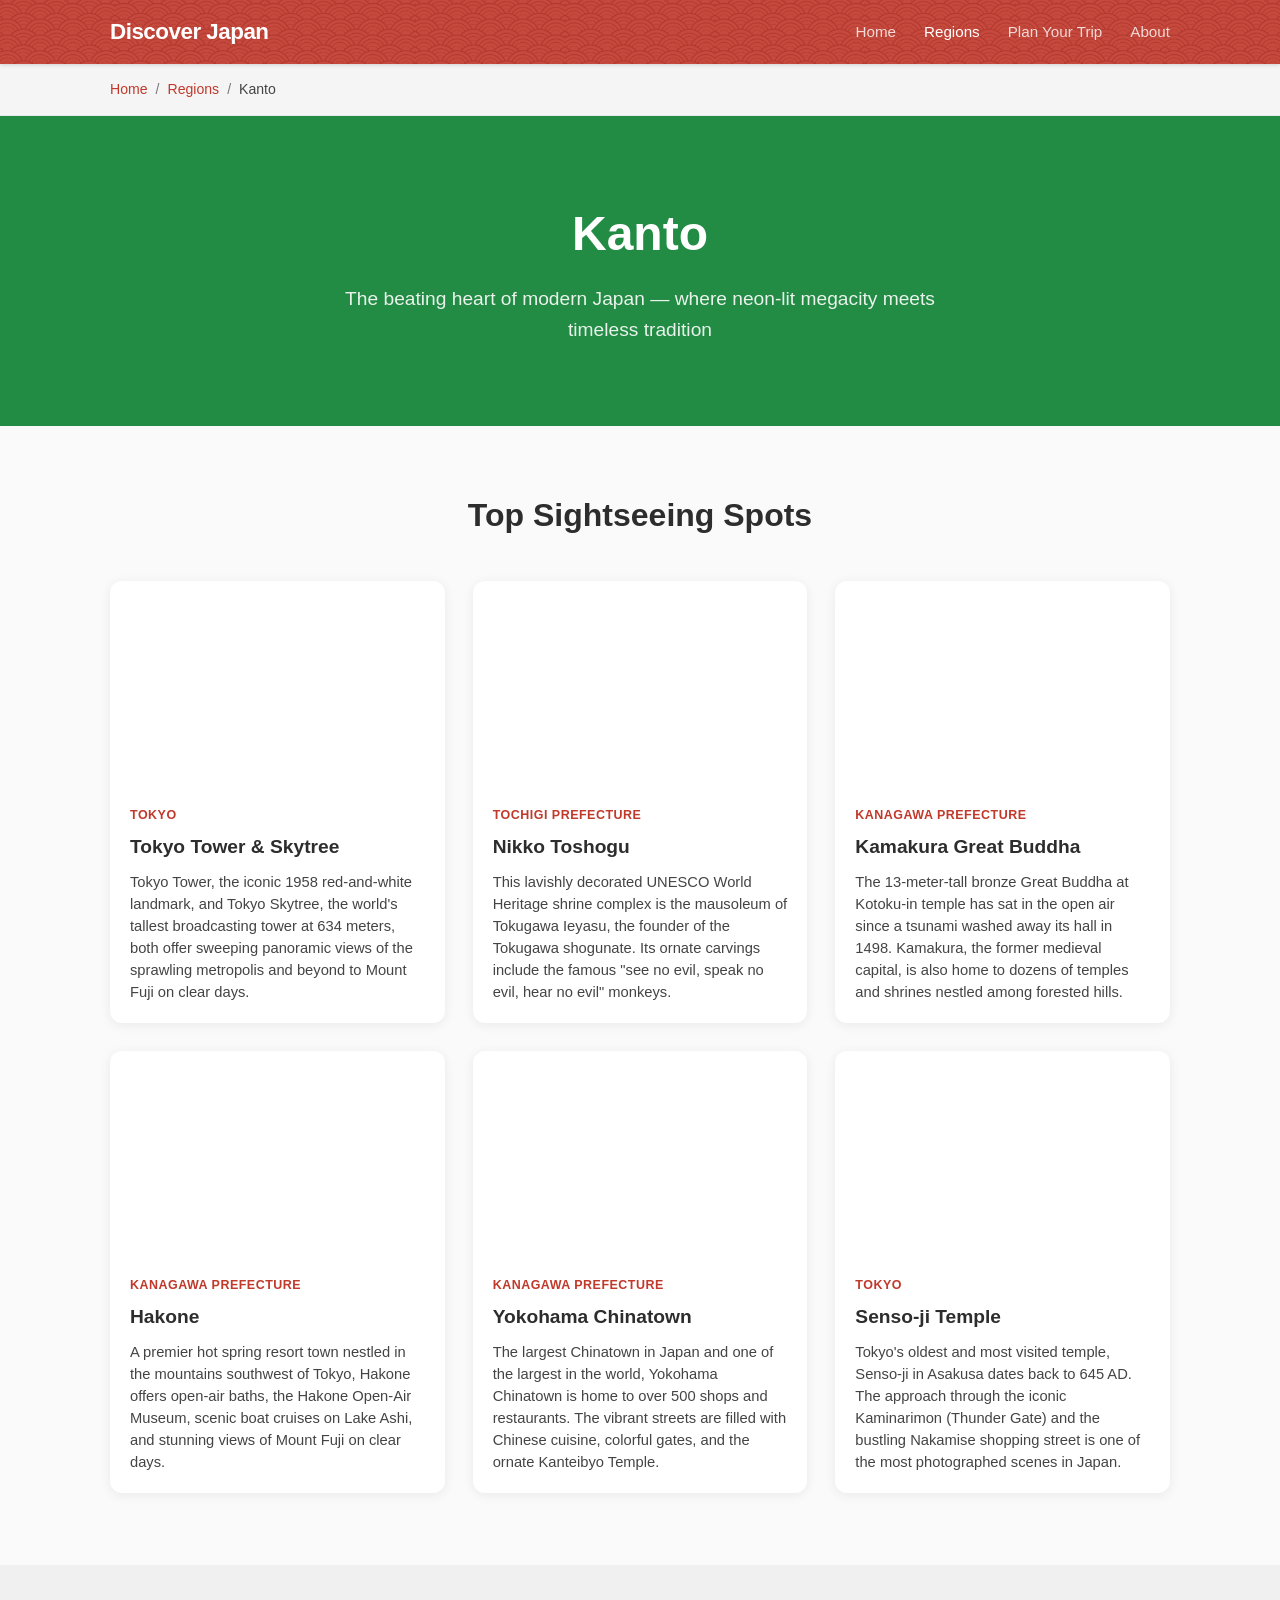
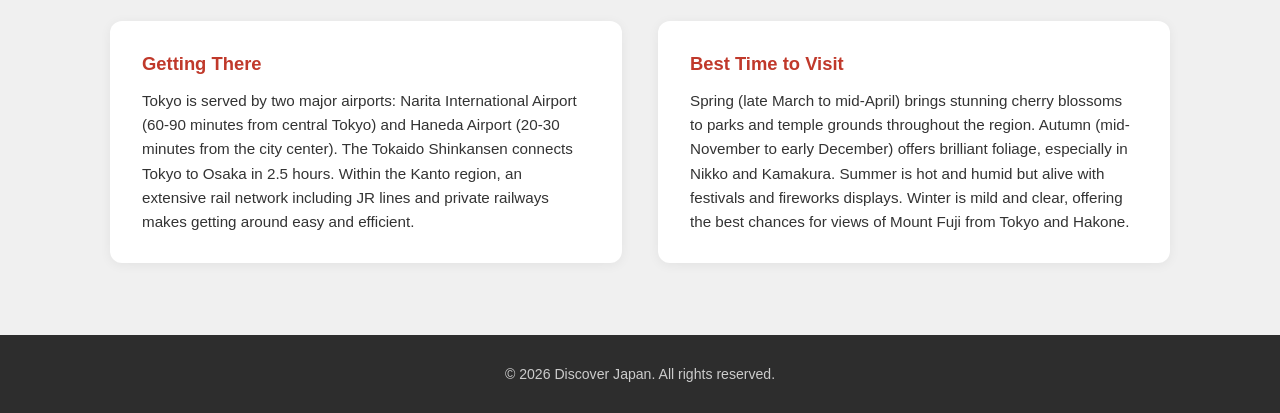
<file: regions/kanto.html>
<!DOCTYPE html>
<html lang="en">
<head>
  <meta charset="UTF-8">
  <meta name="viewport" content="width=device-width, initial-scale=1.0">
  <title>Kanto - Discover Japan</title>
  <link rel="stylesheet" href="../styles.css">
</head>
<body>

  <header class="site-header">
    <nav class="nav-bar">
      <a href="../index.html" class="logo">Discover Japan</a>
      <ul class="nav-links">
        <li><a href="../index.html">Home</a></li>
        <li class="dropdown"><a href="#" class="active">Regions</a><ul class="dropdown-menu"><li><a href="hokkaido.html">Hokkaido</a></li><li><a href="tohoku.html">Tohoku</a></li><li><a href="kanto.html">Kanto</a></li><li><a href="chubu.html">Chubu</a></li><li><a href="kansai.html">Kansai</a></li><li><a href="chugoku.html">Chugoku</a></li><li><a href="shikoku.html">Shikoku</a></li><li><a href="kyushu.html">Kyushu</a></li><li><a href="okinawa.html">Okinawa</a></li></ul></li>
        <li><a href="../plan.html">Plan Your Trip</a></li>
        <li><a href="#">About</a></li>
      </ul>
    </nav>
  </header>

  <nav class="breadcrumb">
    <div class="container">
      <a href="../index.html">Home</a>
      <span class="separator">/</span>
      <a href="../index.html#spots">Regions</a>
      <span class="separator">/</span>
      <span class="current">Kanto</span>
    </div>
  </nav>

  <section class="region-hero" style="background: #228B44;">
    <h1>Kanto</h1>
    <p>The beating heart of modern Japan — where neon-lit megacity meets timeless tradition</p>
  </section>

  <section class="region-spots">
    <div class="container">
      <h2>Top Sightseeing Spots</h2>
      <div class="spots-grid">

        <article class="spot-card">
          <div class="spot-image" style="background-image: url('https://images.unsplash.com/photo-1540959733332-eab4deabeeaf?w=600&q=80')"></div>
          <div class="spot-info">
            <span class="spot-region">Tokyo</span>
            <h3>Tokyo Tower &amp; Skytree</h3>
            <p>Tokyo Tower, the iconic 1958 red-and-white landmark, and Tokyo Skytree, the world's tallest broadcasting tower at 634 meters, both offer sweeping panoramic views of the sprawling metropolis and beyond to Mount Fuji on clear days.</p>
          </div>
        </article>

        <article class="spot-card">
          <div class="spot-image" style="background-image: url('https://images.unsplash.com/photo-1578469550956-0e16b69c6a3d?w=600&q=80')"></div>
          <div class="spot-info">
            <span class="spot-region">Tochigi Prefecture</span>
            <h3>Nikko Toshogu</h3>
            <p>This lavishly decorated UNESCO World Heritage shrine complex is the mausoleum of Tokugawa Ieyasu, the founder of the Tokugawa shogunate. Its ornate carvings include the famous "see no evil, speak no evil, hear no evil" monkeys.</p>
          </div>
        </article>

        <article class="spot-card">
          <div class="spot-image" style="background-image: url('https://images.unsplash.com/photo-1558862107-d49ef2a04d72?w=600&q=80')"></div>
          <div class="spot-info">
            <span class="spot-region">Kanagawa Prefecture</span>
            <h3>Kamakura Great Buddha</h3>
            <p>The 13-meter-tall bronze Great Buddha at Kotoku-in temple has sat in the open air since a tsunami washed away its hall in 1498. Kamakura, the former medieval capital, is also home to dozens of temples and shrines nestled among forested hills.</p>
          </div>
        </article>

        <article class="spot-card">
          <div class="spot-image" style="background-image: url('https://images.unsplash.com/photo-1553621042-f6e147245754?w=600&q=80')"></div>
          <div class="spot-info">
            <span class="spot-region">Kanagawa Prefecture</span>
            <h3>Hakone</h3>
            <p>A premier hot spring resort town nestled in the mountains southwest of Tokyo, Hakone offers open-air baths, the Hakone Open-Air Museum, scenic boat cruises on Lake Ashi, and stunning views of Mount Fuji on clear days.</p>
          </div>
        </article>

        <article class="spot-card">
          <div class="spot-image" style="background-image: url('https://images.unsplash.com/photo-1573455494060-c5595004fb6c?w=600&q=80')"></div>
          <div class="spot-info">
            <span class="spot-region">Kanagawa Prefecture</span>
            <h3>Yokohama Chinatown</h3>
            <p>The largest Chinatown in Japan and one of the largest in the world, Yokohama Chinatown is home to over 500 shops and restaurants. The vibrant streets are filled with Chinese cuisine, colorful gates, and the ornate Kanteibyo Temple.</p>
          </div>
        </article>

        <article class="spot-card">
          <div class="spot-image" style="background-image: url('https://images.unsplash.com/photo-1583766395091-2eb9994ed094?w=600&q=80')"></div>
          <div class="spot-info">
            <span class="spot-region">Tokyo</span>
            <h3>Senso-ji Temple</h3>
            <p>Tokyo's oldest and most visited temple, Senso-ji in Asakusa dates back to 645 AD. The approach through the iconic Kaminarimon (Thunder Gate) and the bustling Nakamise shopping street is one of the most photographed scenes in Japan.</p>
          </div>
        </article>

      </div>
    </div>
  </section>

  <section class="region-info">
    <div class="container">
      <div class="info-grid">
        <div class="info-block">
          <h3>Getting There</h3>
          <p>Tokyo is served by two major airports: Narita International Airport (60-90 minutes from central Tokyo) and Haneda Airport (20-30 minutes from the city center). The Tokaido Shinkansen connects Tokyo to Osaka in 2.5 hours. Within the Kanto region, an extensive rail network including JR lines and private railways makes getting around easy and efficient.</p>
        </div>
        <div class="info-block">
          <h3>Best Time to Visit</h3>
          <p>Spring (late March to mid-April) brings stunning cherry blossoms to parks and temple grounds throughout the region. Autumn (mid-November to early December) offers brilliant foliage, especially in Nikko and Kamakura. Summer is hot and humid but alive with festivals and fireworks displays. Winter is mild and clear, offering the best chances for views of Mount Fuji from Tokyo and Hakone.</p>
        </div>
      </div>
    </div>
  </section>

  <footer class="site-footer">
    <div class="container">
      <p>&copy; 2026 Discover Japan. All rights reserved.</p>
    </div>
  </footer>

</body>
</html>
</file>
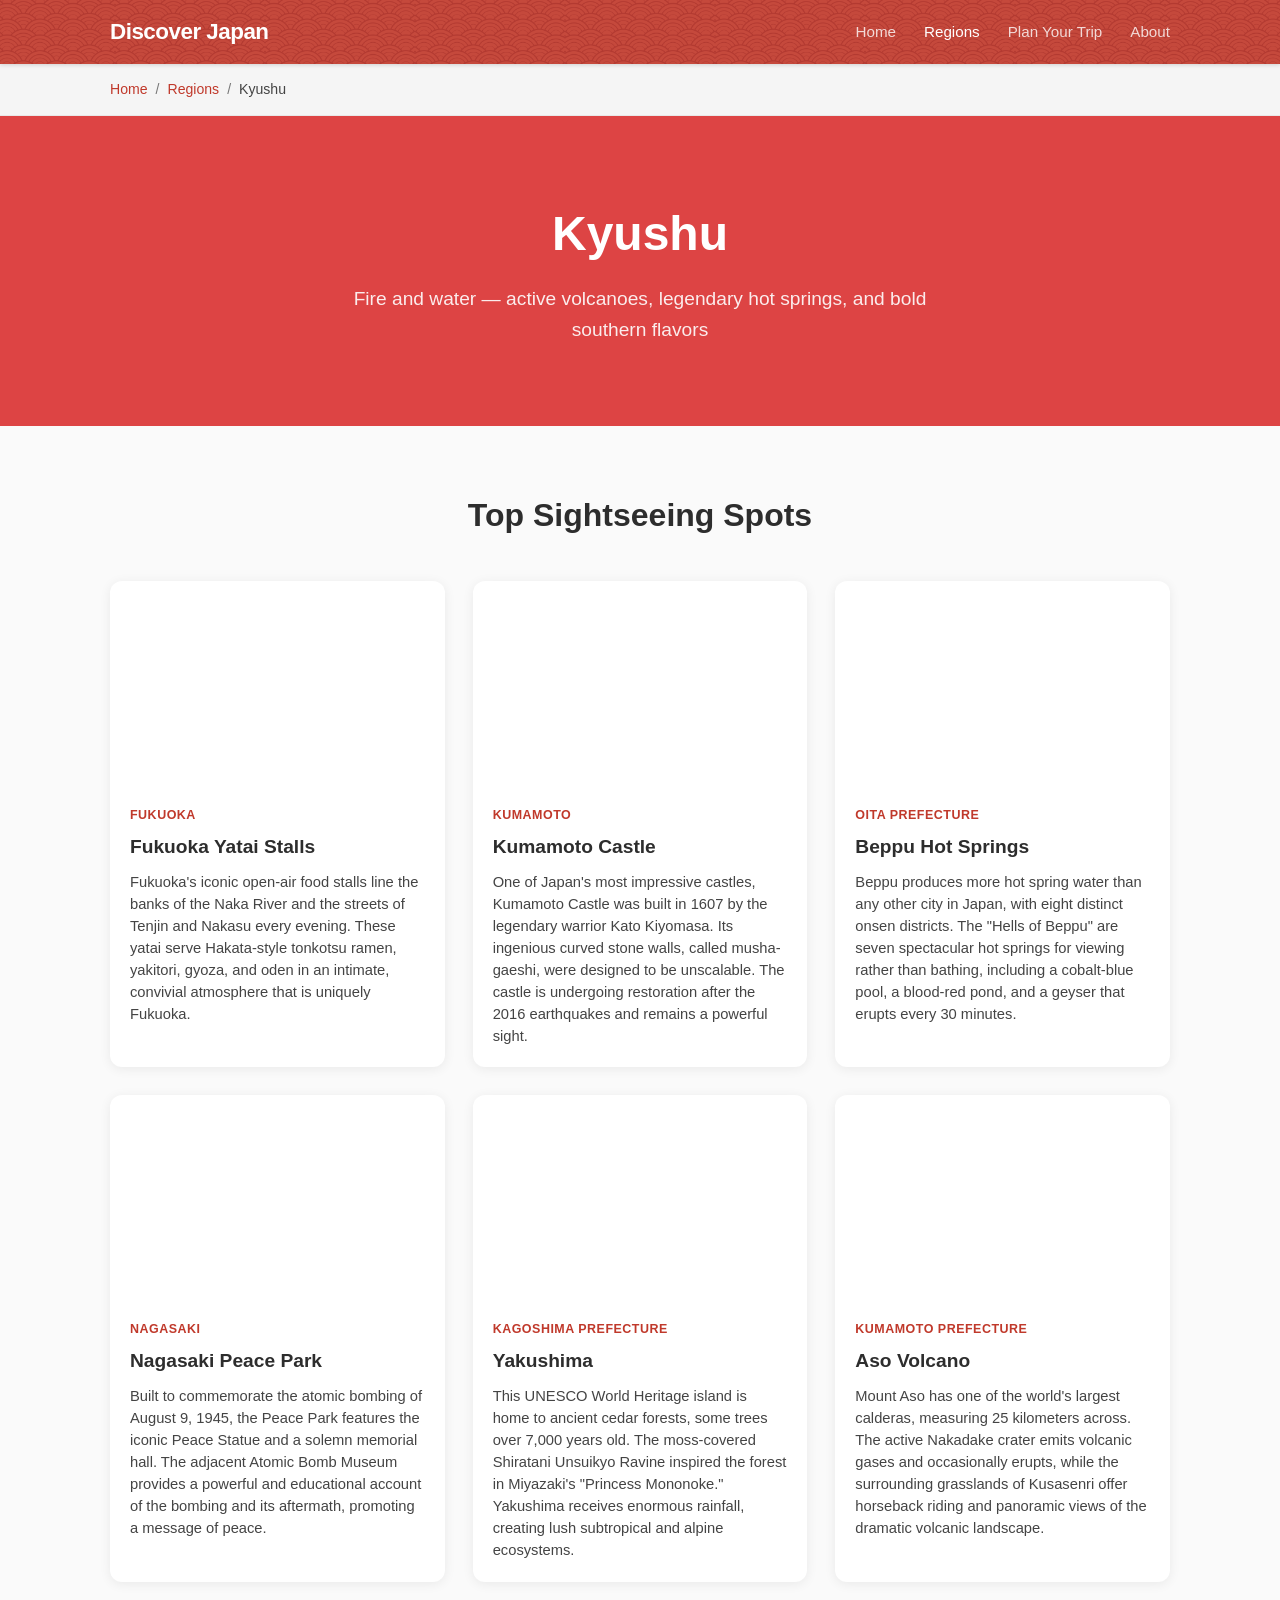
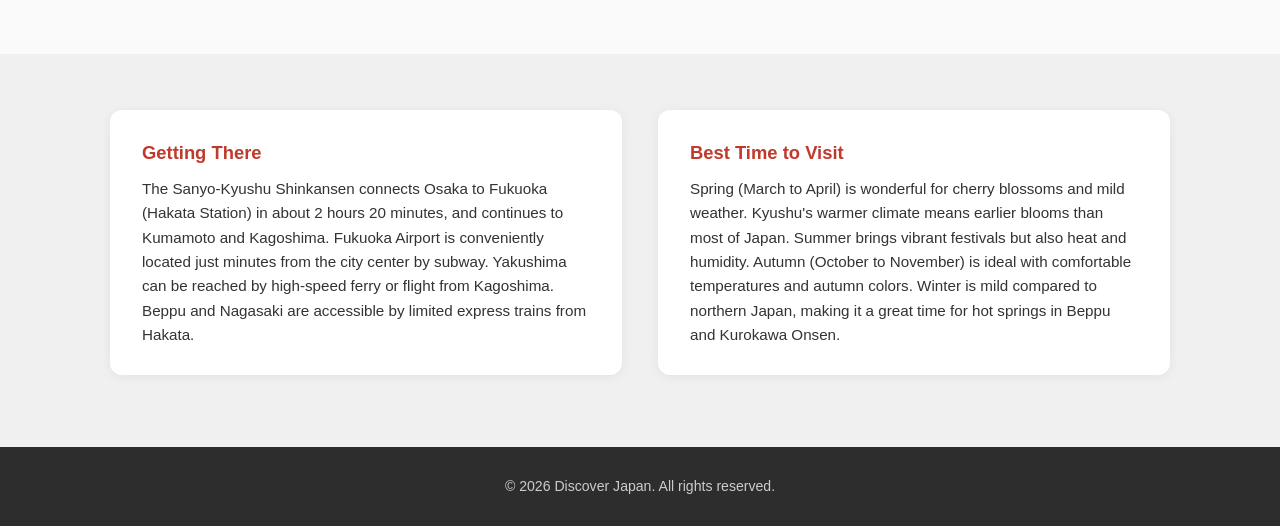
<file: regions/kyushu.html>
<!DOCTYPE html>
<html lang="en">
<head>
  <meta charset="UTF-8">
  <meta name="viewport" content="width=device-width, initial-scale=1.0">
  <title>Kyushu - Discover Japan</title>
  <link rel="stylesheet" href="../styles.css">
</head>
<body>

  <header class="site-header">
    <nav class="nav-bar">
      <a href="../index.html" class="logo">Discover Japan</a>
      <ul class="nav-links">
        <li><a href="../index.html">Home</a></li>
        <li class="dropdown"><a href="#" class="active">Regions</a><ul class="dropdown-menu"><li><a href="hokkaido.html">Hokkaido</a></li><li><a href="tohoku.html">Tohoku</a></li><li><a href="kanto.html">Kanto</a></li><li><a href="chubu.html">Chubu</a></li><li><a href="kansai.html">Kansai</a></li><li><a href="chugoku.html">Chugoku</a></li><li><a href="shikoku.html">Shikoku</a></li><li><a href="kyushu.html">Kyushu</a></li><li><a href="okinawa.html">Okinawa</a></li></ul></li>
        <li><a href="../plan.html">Plan Your Trip</a></li>
        <li><a href="#">About</a></li>
      </ul>
    </nav>
  </header>

  <nav class="breadcrumb">
    <div class="container">
      <a href="../index.html">Home</a>
      <span class="separator">/</span>
      <a href="../index.html#spots">Regions</a>
      <span class="separator">/</span>
      <span class="current">Kyushu</span>
    </div>
  </nav>

  <section class="region-hero" style="background: #DD4444;">
    <h1>Kyushu</h1>
    <p>Fire and water — active volcanoes, legendary hot springs, and bold southern flavors</p>
  </section>

  <section class="region-spots">
    <div class="container">
      <h2>Top Sightseeing Spots</h2>
      <div class="spots-grid">

        <article class="spot-card">
          <div class="spot-image" style="background-image: url('https://images.unsplash.com/photo-1590559899731-a382839e5549?w=600&q=80')"></div>
          <div class="spot-info">
            <span class="spot-region">Fukuoka</span>
            <h3>Fukuoka Yatai Stalls</h3>
            <p>Fukuoka's iconic open-air food stalls line the banks of the Naka River and the streets of Tenjin and Nakasu every evening. These yatai serve Hakata-style tonkotsu ramen, yakitori, gyoza, and oden in an intimate, convivial atmosphere that is uniquely Fukuoka.</p>
          </div>
        </article>

        <article class="spot-card">
          <div class="spot-image" style="background-image: url('https://images.unsplash.com/photo-1578271887552-5ac3a72752bc?w=600&q=80')"></div>
          <div class="spot-info">
            <span class="spot-region">Kumamoto</span>
            <h3>Kumamoto Castle</h3>
            <p>One of Japan's most impressive castles, Kumamoto Castle was built in 1607 by the legendary warrior Kato Kiyomasa. Its ingenious curved stone walls, called musha-gaeshi, were designed to be unscalable. The castle is undergoing restoration after the 2016 earthquakes and remains a powerful sight.</p>
          </div>
        </article>

        <article class="spot-card">
          <div class="spot-image" style="background-image: url('https://images.unsplash.com/photo-1553621042-f6e147245754?w=600&q=80')"></div>
          <div class="spot-info">
            <span class="spot-region">Oita Prefecture</span>
            <h3>Beppu Hot Springs</h3>
            <p>Beppu produces more hot spring water than any other city in Japan, with eight distinct onsen districts. The "Hells of Beppu" are seven spectacular hot springs for viewing rather than bathing, including a cobalt-blue pool, a blood-red pond, and a geyser that erupts every 30 minutes.</p>
          </div>
        </article>

        <article class="spot-card">
          <div class="spot-image" style="background-image: url('https://images.unsplash.com/photo-1576314499878-70e42798ef06?w=600&q=80')"></div>
          <div class="spot-info">
            <span class="spot-region">Nagasaki</span>
            <h3>Nagasaki Peace Park</h3>
            <p>Built to commemorate the atomic bombing of August 9, 1945, the Peace Park features the iconic Peace Statue and a solemn memorial hall. The adjacent Atomic Bomb Museum provides a powerful and educational account of the bombing and its aftermath, promoting a message of peace.</p>
          </div>
        </article>

        <article class="spot-card">
          <div class="spot-image" style="background-image: url('https://images.unsplash.com/photo-1504275107627-0c2ba7a43dba?w=600&q=80')"></div>
          <div class="spot-info">
            <span class="spot-region">Kagoshima Prefecture</span>
            <h3>Yakushima</h3>
            <p>This UNESCO World Heritage island is home to ancient cedar forests, some trees over 7,000 years old. The moss-covered Shiratani Unsuikyo Ravine inspired the forest in Miyazaki's "Princess Mononoke." Yakushima receives enormous rainfall, creating lush subtropical and alpine ecosystems.</p>
          </div>
        </article>

        <article class="spot-card">
          <div class="spot-image" style="background-image: url('https://images.unsplash.com/photo-1480796927426-f609979314bd?w=600&q=80')"></div>
          <div class="spot-info">
            <span class="spot-region">Kumamoto Prefecture</span>
            <h3>Aso Volcano</h3>
            <p>Mount Aso has one of the world's largest calderas, measuring 25 kilometers across. The active Nakadake crater emits volcanic gases and occasionally erupts, while the surrounding grasslands of Kusasenri offer horseback riding and panoramic views of the dramatic volcanic landscape.</p>
          </div>
        </article>

      </div>
    </div>
  </section>

  <section class="region-info">
    <div class="container">
      <div class="info-grid">
        <div class="info-block">
          <h3>Getting There</h3>
          <p>The Sanyo-Kyushu Shinkansen connects Osaka to Fukuoka (Hakata Station) in about 2 hours 20 minutes, and continues to Kumamoto and Kagoshima. Fukuoka Airport is conveniently located just minutes from the city center by subway. Yakushima can be reached by high-speed ferry or flight from Kagoshima. Beppu and Nagasaki are accessible by limited express trains from Hakata.</p>
        </div>
        <div class="info-block">
          <h3>Best Time to Visit</h3>
          <p>Spring (March to April) is wonderful for cherry blossoms and mild weather. Kyushu's warmer climate means earlier blooms than most of Japan. Summer brings vibrant festivals but also heat and humidity. Autumn (October to November) is ideal with comfortable temperatures and autumn colors. Winter is mild compared to northern Japan, making it a great time for hot springs in Beppu and Kurokawa Onsen.</p>
        </div>
      </div>
    </div>
  </section>

  <footer class="site-footer">
    <div class="container">
      <p>&copy; 2026 Discover Japan. All rights reserved.</p>
    </div>
  </footer>

</body>
</html>
</file>
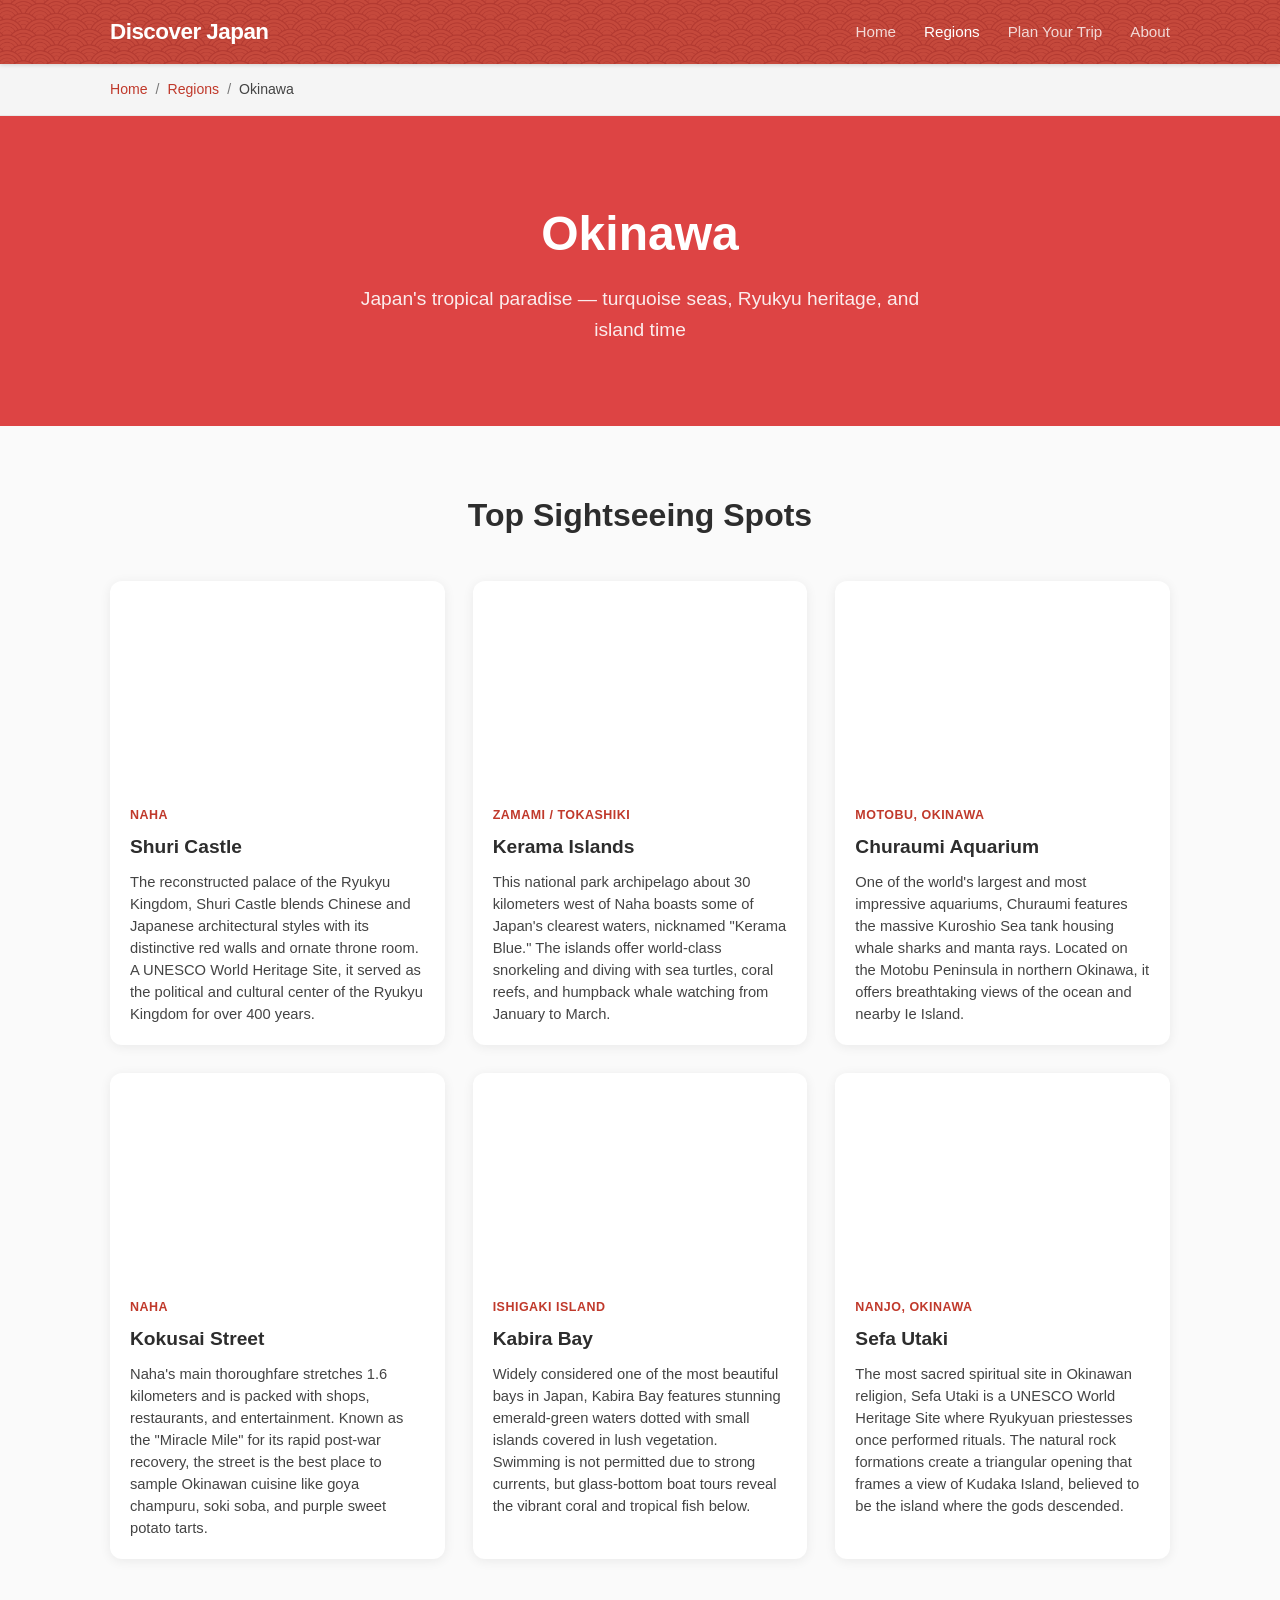
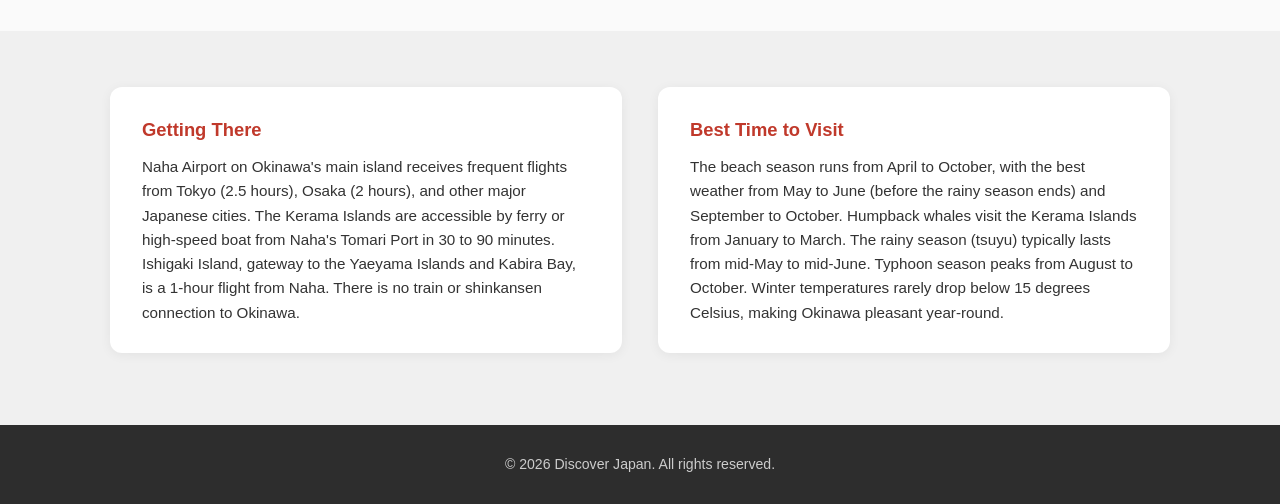
<file: regions/okinawa.html>
<!DOCTYPE html>
<html lang="en">
<head>
  <meta charset="UTF-8">
  <meta name="viewport" content="width=device-width, initial-scale=1.0">
  <title>Okinawa - Discover Japan</title>
  <link rel="stylesheet" href="../styles.css">
</head>
<body>

  <header class="site-header">
    <nav class="nav-bar">
      <a href="../index.html" class="logo">Discover Japan</a>
      <ul class="nav-links">
        <li><a href="../index.html">Home</a></li>
        <li class="dropdown"><a href="#" class="active">Regions</a><ul class="dropdown-menu"><li><a href="hokkaido.html">Hokkaido</a></li><li><a href="tohoku.html">Tohoku</a></li><li><a href="kanto.html">Kanto</a></li><li><a href="chubu.html">Chubu</a></li><li><a href="kansai.html">Kansai</a></li><li><a href="chugoku.html">Chugoku</a></li><li><a href="shikoku.html">Shikoku</a></li><li><a href="kyushu.html">Kyushu</a></li><li><a href="okinawa.html">Okinawa</a></li></ul></li>
        <li><a href="../plan.html">Plan Your Trip</a></li>
        <li><a href="#">About</a></li>
      </ul>
    </nav>
  </header>

  <nav class="breadcrumb">
    <div class="container">
      <a href="../index.html">Home</a>
      <span class="separator">/</span>
      <a href="../index.html#spots">Regions</a>
      <span class="separator">/</span>
      <span class="current">Okinawa</span>
    </div>
  </nav>

  <section class="region-hero" style="background: #DD4444;">
    <h1>Okinawa</h1>
    <p>Japan's tropical paradise — turquoise seas, Ryukyu heritage, and island time</p>
  </section>

  <section class="region-spots">
    <div class="container">
      <h2>Top Sightseeing Spots</h2>
      <div class="spots-grid">

        <article class="spot-card">
          <div class="spot-image" style="background-image: url('https://images.unsplash.com/photo-1579397132792-bfa1c7a8a5a0?w=600&q=80')"></div>
          <div class="spot-info">
            <span class="spot-region">Naha</span>
            <h3>Shuri Castle</h3>
            <p>The reconstructed palace of the Ryukyu Kingdom, Shuri Castle blends Chinese and Japanese architectural styles with its distinctive red walls and ornate throne room. A UNESCO World Heritage Site, it served as the political and cultural center of the Ryukyu Kingdom for over 400 years.</p>
          </div>
        </article>

        <article class="spot-card">
          <div class="spot-image" style="background-image: url('https://images.unsplash.com/photo-1507525428034-b723cf961d3e?w=600&q=80')"></div>
          <div class="spot-info">
            <span class="spot-region">Zamami / Tokashiki</span>
            <h3>Kerama Islands</h3>
            <p>This national park archipelago about 30 kilometers west of Naha boasts some of Japan's clearest waters, nicknamed "Kerama Blue." The islands offer world-class snorkeling and diving with sea turtles, coral reefs, and humpback whale watching from January to March.</p>
          </div>
        </article>

        <article class="spot-card">
          <div class="spot-image" style="background-image: url('https://images.unsplash.com/photo-1559827260-dc66d52bef19?w=600&q=80')"></div>
          <div class="spot-info">
            <span class="spot-region">Motobu, Okinawa</span>
            <h3>Churaumi Aquarium</h3>
            <p>One of the world's largest and most impressive aquariums, Churaumi features the massive Kuroshio Sea tank housing whale sharks and manta rays. Located on the Motobu Peninsula in northern Okinawa, it offers breathtaking views of the ocean and nearby Ie Island.</p>
          </div>
        </article>

        <article class="spot-card">
          <div class="spot-image" style="background-image: url('https://images.unsplash.com/photo-1542051841857-5f90071e7989?w=600&q=80')"></div>
          <div class="spot-info">
            <span class="spot-region">Naha</span>
            <h3>Kokusai Street</h3>
            <p>Naha's main thoroughfare stretches 1.6 kilometers and is packed with shops, restaurants, and entertainment. Known as the "Miracle Mile" for its rapid post-war recovery, the street is the best place to sample Okinawan cuisine like goya champuru, soki soba, and purple sweet potato tarts.</p>
          </div>
        </article>

        <article class="spot-card">
          <div class="spot-image" style="background-image: url('https://images.unsplash.com/photo-1500382017468-9049fed747ef?w=600&q=80')"></div>
          <div class="spot-info">
            <span class="spot-region">Ishigaki Island</span>
            <h3>Kabira Bay</h3>
            <p>Widely considered one of the most beautiful bays in Japan, Kabira Bay features stunning emerald-green waters dotted with small islands covered in lush vegetation. Swimming is not permitted due to strong currents, but glass-bottom boat tours reveal the vibrant coral and tropical fish below.</p>
          </div>
        </article>

        <article class="spot-card">
          <div class="spot-image" style="background-image: url('https://images.unsplash.com/photo-1518509562904-e7ef99cdcc86?w=600&q=80')"></div>
          <div class="spot-info">
            <span class="spot-region">Nanjo, Okinawa</span>
            <h3>Sefa Utaki</h3>
            <p>The most sacred spiritual site in Okinawan religion, Sefa Utaki is a UNESCO World Heritage Site where Ryukyuan priestesses once performed rituals. The natural rock formations create a triangular opening that frames a view of Kudaka Island, believed to be the island where the gods descended.</p>
          </div>
        </article>

      </div>
    </div>
  </section>

  <section class="region-info">
    <div class="container">
      <div class="info-grid">
        <div class="info-block">
          <h3>Getting There</h3>
          <p>Naha Airport on Okinawa's main island receives frequent flights from Tokyo (2.5 hours), Osaka (2 hours), and other major Japanese cities. The Kerama Islands are accessible by ferry or high-speed boat from Naha's Tomari Port in 30 to 90 minutes. Ishigaki Island, gateway to the Yaeyama Islands and Kabira Bay, is a 1-hour flight from Naha. There is no train or shinkansen connection to Okinawa.</p>
        </div>
        <div class="info-block">
          <h3>Best Time to Visit</h3>
          <p>The beach season runs from April to October, with the best weather from May to June (before the rainy season ends) and September to October. Humpback whales visit the Kerama Islands from January to March. The rainy season (tsuyu) typically lasts from mid-May to mid-June. Typhoon season peaks from August to October. Winter temperatures rarely drop below 15 degrees Celsius, making Okinawa pleasant year-round.</p>
        </div>
      </div>
    </div>
  </section>

  <footer class="site-footer">
    <div class="container">
      <p>&copy; 2026 Discover Japan. All rights reserved.</p>
    </div>
  </footer>

</body>
</html>
</file>
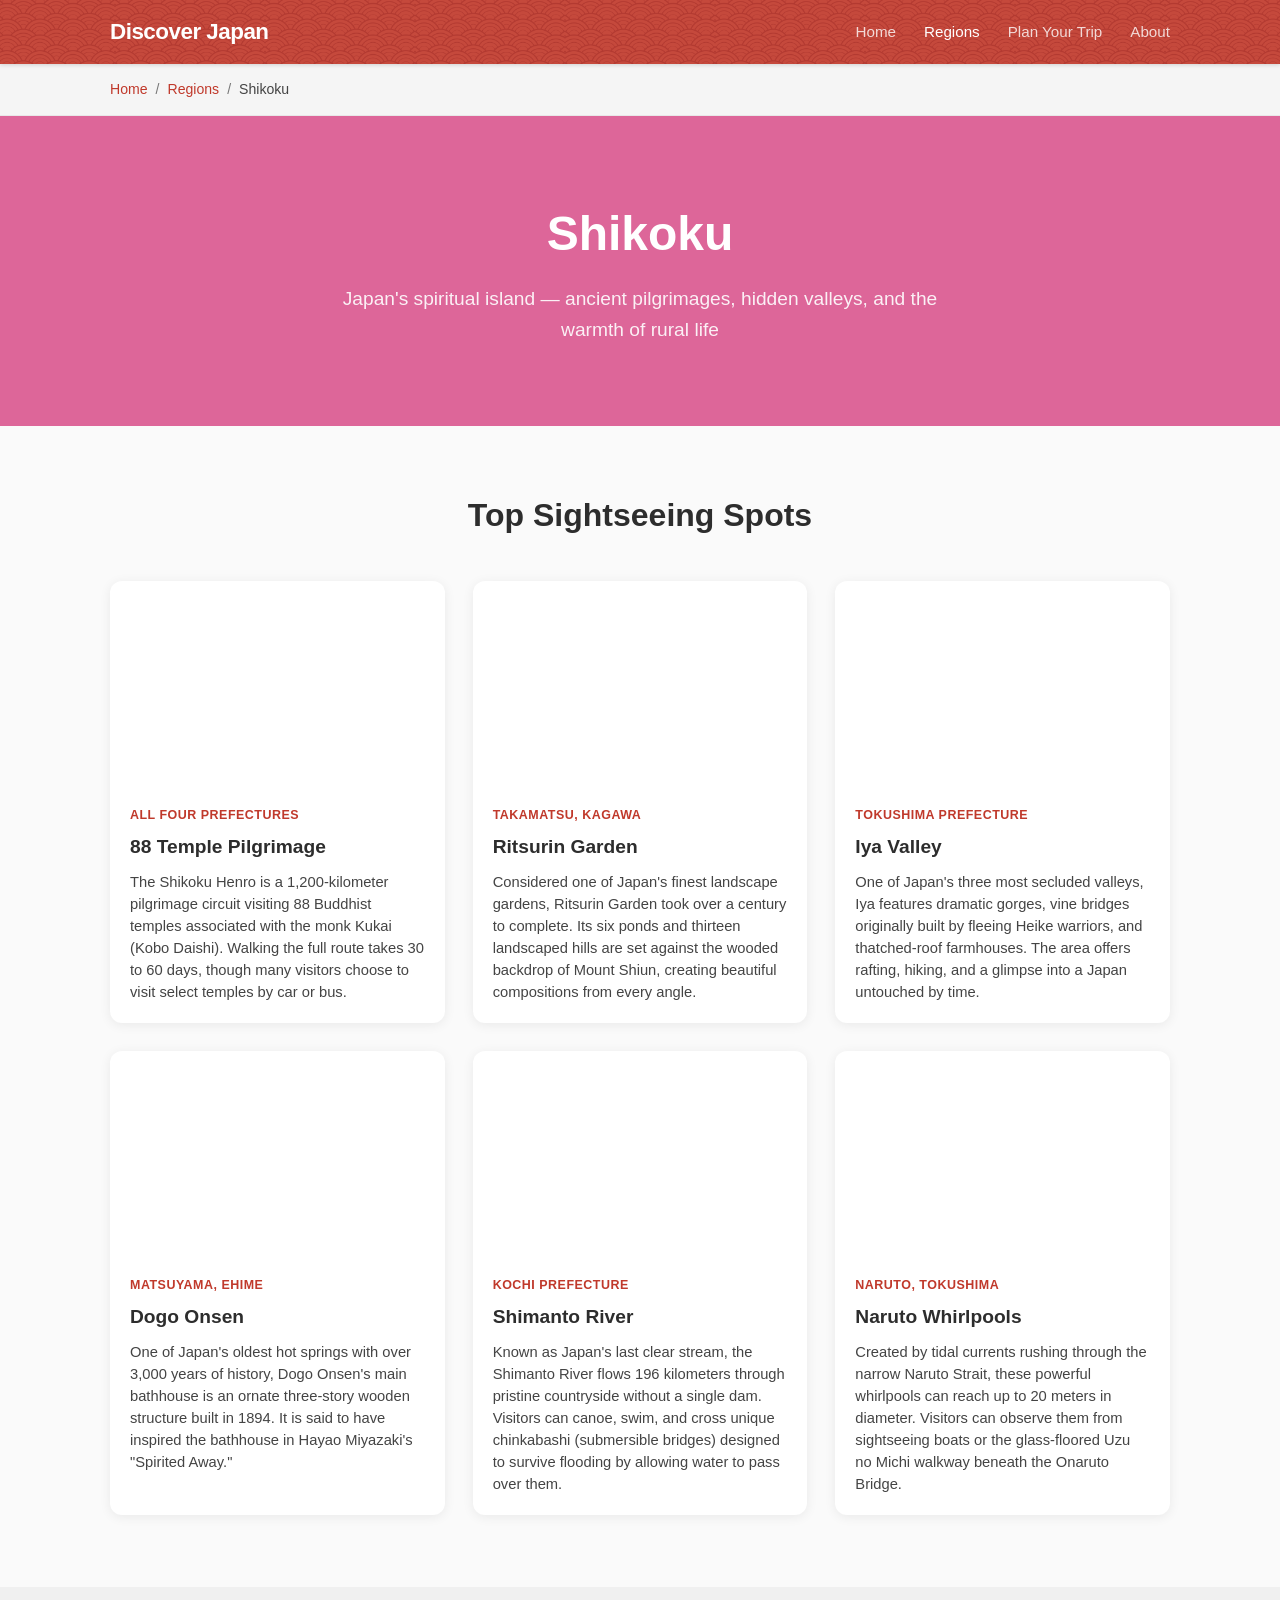
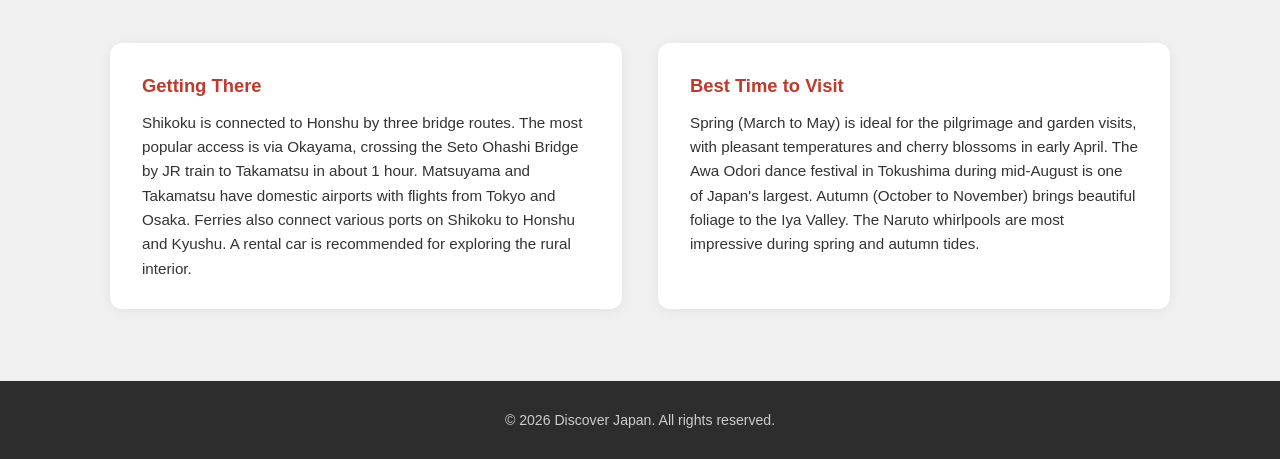
<file: regions/shikoku.html>
<!DOCTYPE html>
<html lang="en">
<head>
  <meta charset="UTF-8">
  <meta name="viewport" content="width=device-width, initial-scale=1.0">
  <title>Shikoku - Discover Japan</title>
  <link rel="stylesheet" href="../styles.css">
</head>
<body>

  <header class="site-header">
    <nav class="nav-bar">
      <a href="../index.html" class="logo">Discover Japan</a>
      <ul class="nav-links">
        <li><a href="../index.html">Home</a></li>
        <li class="dropdown"><a href="#" class="active">Regions</a><ul class="dropdown-menu"><li><a href="hokkaido.html">Hokkaido</a></li><li><a href="tohoku.html">Tohoku</a></li><li><a href="kanto.html">Kanto</a></li><li><a href="chubu.html">Chubu</a></li><li><a href="kansai.html">Kansai</a></li><li><a href="chugoku.html">Chugoku</a></li><li><a href="shikoku.html">Shikoku</a></li><li><a href="kyushu.html">Kyushu</a></li><li><a href="okinawa.html">Okinawa</a></li></ul></li>
        <li><a href="../plan.html">Plan Your Trip</a></li>
        <li><a href="#">About</a></li>
      </ul>
    </nav>
  </header>

  <nav class="breadcrumb">
    <div class="container">
      <a href="../index.html">Home</a>
      <span class="separator">/</span>
      <a href="../index.html#spots">Regions</a>
      <span class="separator">/</span>
      <span class="current">Shikoku</span>
    </div>
  </nav>

  <section class="region-hero" style="background: #DD6699;">
    <h1>Shikoku</h1>
    <p>Japan's spiritual island — ancient pilgrimages, hidden valleys, and the warmth of rural life</p>
  </section>

  <section class="region-spots">
    <div class="container">
      <h2>Top Sightseeing Spots</h2>
      <div class="spots-grid">

        <article class="spot-card">
          <div class="spot-image" style="background-image: url('https://images.unsplash.com/photo-1545569341-9eb8b30979d9?w=600&q=80')"></div>
          <div class="spot-info">
            <span class="spot-region">All Four Prefectures</span>
            <h3>88 Temple Pilgrimage</h3>
            <p>The Shikoku Henro is a 1,200-kilometer pilgrimage circuit visiting 88 Buddhist temples associated with the monk Kukai (Kobo Daishi). Walking the full route takes 30 to 60 days, though many visitors choose to visit select temples by car or bus.</p>
          </div>
        </article>

        <article class="spot-card">
          <div class="spot-image" style="background-image: url('https://images.unsplash.com/photo-1528360983277-13d401cdc186?w=600&q=80')"></div>
          <div class="spot-info">
            <span class="spot-region">Takamatsu, Kagawa</span>
            <h3>Ritsurin Garden</h3>
            <p>Considered one of Japan's finest landscape gardens, Ritsurin Garden took over a century to complete. Its six ponds and thirteen landscaped hills are set against the wooded backdrop of Mount Shiun, creating beautiful compositions from every angle.</p>
          </div>
        </article>

        <article class="spot-card">
          <div class="spot-image" style="background-image: url('https://images.unsplash.com/photo-1480796927426-f609979314bd?w=600&q=80')"></div>
          <div class="spot-info">
            <span class="spot-region">Tokushima Prefecture</span>
            <h3>Iya Valley</h3>
            <p>One of Japan's three most secluded valleys, Iya features dramatic gorges, vine bridges originally built by fleeing Heike warriors, and thatched-roof farmhouses. The area offers rafting, hiking, and a glimpse into a Japan untouched by time.</p>
          </div>
        </article>

        <article class="spot-card">
          <div class="spot-image" style="background-image: url('https://images.unsplash.com/photo-1553621042-f6e147245754?w=600&q=80')"></div>
          <div class="spot-info">
            <span class="spot-region">Matsuyama, Ehime</span>
            <h3>Dogo Onsen</h3>
            <p>One of Japan's oldest hot springs with over 3,000 years of history, Dogo Onsen's main bathhouse is an ornate three-story wooden structure built in 1894. It is said to have inspired the bathhouse in Hayao Miyazaki's "Spirited Away."</p>
          </div>
        </article>

        <article class="spot-card">
          <div class="spot-image" style="background-image: url('https://images.unsplash.com/photo-1504275107627-0c2ba7a43dba?w=600&q=80')"></div>
          <div class="spot-info">
            <span class="spot-region">Kochi Prefecture</span>
            <h3>Shimanto River</h3>
            <p>Known as Japan's last clear stream, the Shimanto River flows 196 kilometers through pristine countryside without a single dam. Visitors can canoe, swim, and cross unique chinkabashi (submersible bridges) designed to survive flooding by allowing water to pass over them.</p>
          </div>
        </article>

        <article class="spot-card">
          <div class="spot-image" style="background-image: url('https://images.unsplash.com/photo-1542051841857-5f90071e7989?w=600&q=80')"></div>
          <div class="spot-info">
            <span class="spot-region">Naruto, Tokushima</span>
            <h3>Naruto Whirlpools</h3>
            <p>Created by tidal currents rushing through the narrow Naruto Strait, these powerful whirlpools can reach up to 20 meters in diameter. Visitors can observe them from sightseeing boats or the glass-floored Uzu no Michi walkway beneath the Onaruto Bridge.</p>
          </div>
        </article>

      </div>
    </div>
  </section>

  <section class="region-info">
    <div class="container">
      <div class="info-grid">
        <div class="info-block">
          <h3>Getting There</h3>
          <p>Shikoku is connected to Honshu by three bridge routes. The most popular access is via Okayama, crossing the Seto Ohashi Bridge by JR train to Takamatsu in about 1 hour. Matsuyama and Takamatsu have domestic airports with flights from Tokyo and Osaka. Ferries also connect various ports on Shikoku to Honshu and Kyushu. A rental car is recommended for exploring the rural interior.</p>
        </div>
        <div class="info-block">
          <h3>Best Time to Visit</h3>
          <p>Spring (March to May) is ideal for the pilgrimage and garden visits, with pleasant temperatures and cherry blossoms in early April. The Awa Odori dance festival in Tokushima during mid-August is one of Japan's largest. Autumn (October to November) brings beautiful foliage to the Iya Valley. The Naruto whirlpools are most impressive during spring and autumn tides.</p>
        </div>
      </div>
    </div>
  </section>

  <footer class="site-footer">
    <div class="container">
      <p>&copy; 2026 Discover Japan. All rights reserved.</p>
    </div>
  </footer>

</body>
</html>
</file>
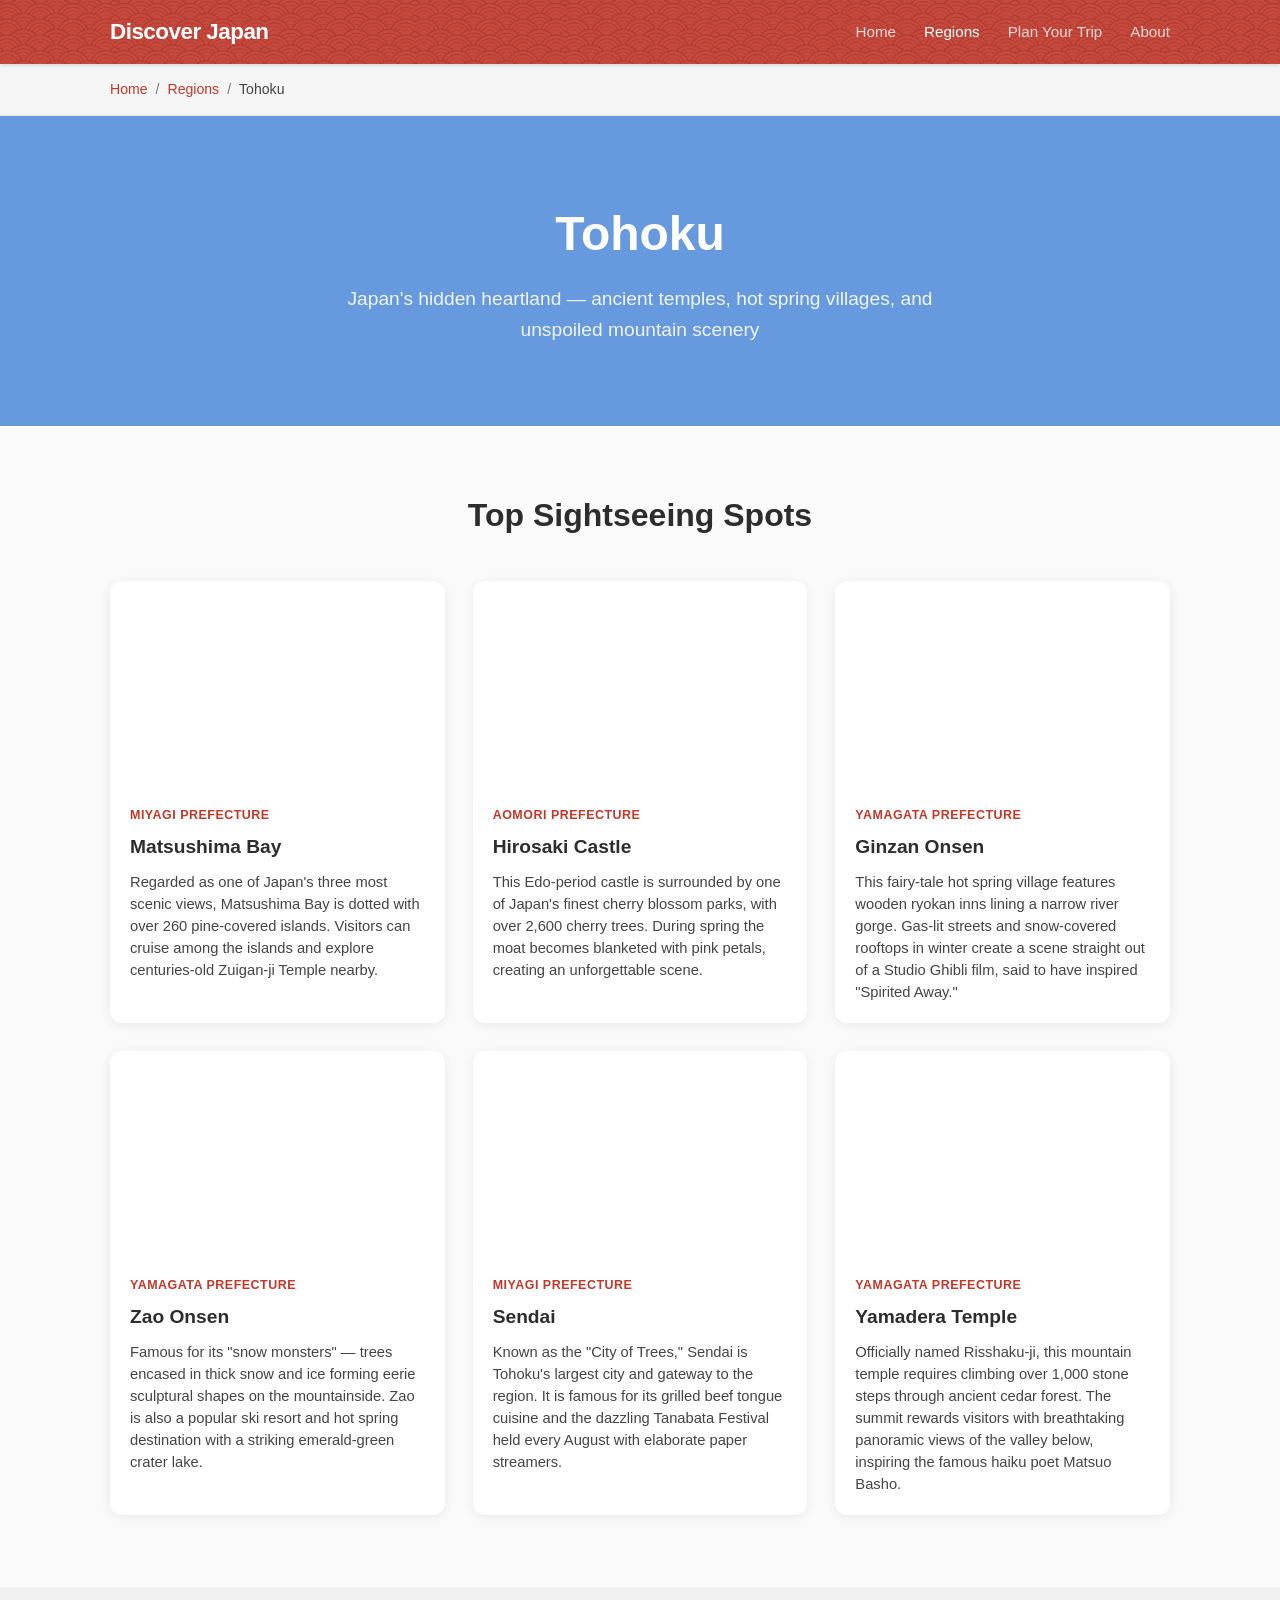
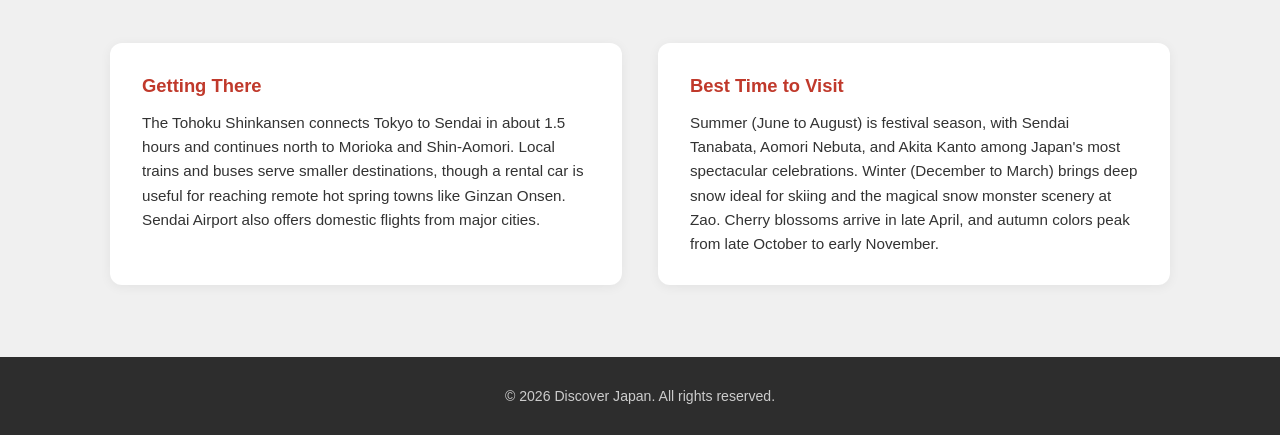
<file: regions/tohoku.html>
<!DOCTYPE html>
<html lang="en">
<head>
  <meta charset="UTF-8">
  <meta name="viewport" content="width=device-width, initial-scale=1.0">
  <title>Tohoku - Discover Japan</title>
  <link rel="stylesheet" href="../styles.css">
</head>
<body>

  <header class="site-header">
    <nav class="nav-bar">
      <a href="../index.html" class="logo">Discover Japan</a>
      <ul class="nav-links">
        <li><a href="../index.html">Home</a></li>
        <li class="dropdown"><a href="#" class="active">Regions</a><ul class="dropdown-menu"><li><a href="hokkaido.html">Hokkaido</a></li><li><a href="tohoku.html">Tohoku</a></li><li><a href="kanto.html">Kanto</a></li><li><a href="chubu.html">Chubu</a></li><li><a href="kansai.html">Kansai</a></li><li><a href="chugoku.html">Chugoku</a></li><li><a href="shikoku.html">Shikoku</a></li><li><a href="kyushu.html">Kyushu</a></li><li><a href="okinawa.html">Okinawa</a></li></ul></li>
        <li><a href="../plan.html">Plan Your Trip</a></li>
        <li><a href="#">About</a></li>
      </ul>
    </nav>
  </header>

  <nav class="breadcrumb">
    <div class="container">
      <a href="../index.html">Home</a>
      <span class="separator">/</span>
      <a href="../index.html#spots">Regions</a>
      <span class="separator">/</span>
      <span class="current">Tohoku</span>
    </div>
  </nav>

  <section class="region-hero" style="background: #6699DD;">
    <h1>Tohoku</h1>
    <p>Japan's hidden heartland — ancient temples, hot spring villages, and unspoiled mountain scenery</p>
  </section>

  <section class="region-spots">
    <div class="container">
      <h2>Top Sightseeing Spots</h2>
      <div class="spots-grid">

        <article class="spot-card">
          <div class="spot-image" style="background-image: url('https://images.unsplash.com/photo-1580977276076-ae4b8c219b8e?w=600&q=80')"></div>
          <div class="spot-info">
            <span class="spot-region">Miyagi Prefecture</span>
            <h3>Matsushima Bay</h3>
            <p>Regarded as one of Japan's three most scenic views, Matsushima Bay is dotted with over 260 pine-covered islands. Visitors can cruise among the islands and explore centuries-old Zuigan-ji Temple nearby.</p>
          </div>
        </article>

        <article class="spot-card">
          <div class="spot-image" style="background-image: url('https://images.unsplash.com/photo-1524413840807-0c3cb6fa808d?w=600&q=80')"></div>
          <div class="spot-info">
            <span class="spot-region">Aomori Prefecture</span>
            <h3>Hirosaki Castle</h3>
            <p>This Edo-period castle is surrounded by one of Japan's finest cherry blossom parks, with over 2,600 cherry trees. During spring the moat becomes blanketed with pink petals, creating an unforgettable scene.</p>
          </div>
        </article>

        <article class="spot-card">
          <div class="spot-image" style="background-image: url('https://images.unsplash.com/photo-1578469645742-46cae010e5d6?w=600&q=80')"></div>
          <div class="spot-info">
            <span class="spot-region">Yamagata Prefecture</span>
            <h3>Ginzan Onsen</h3>
            <p>This fairy-tale hot spring village features wooden ryokan inns lining a narrow river gorge. Gas-lit streets and snow-covered rooftops in winter create a scene straight out of a Studio Ghibli film, said to have inspired "Spirited Away."</p>
          </div>
        </article>

        <article class="spot-card">
          <div class="spot-image" style="background-image: url('https://images.unsplash.com/photo-1517299321609-52687d1bc55a?w=600&q=80')"></div>
          <div class="spot-info">
            <span class="spot-region">Yamagata Prefecture</span>
            <h3>Zao Onsen</h3>
            <p>Famous for its "snow monsters" — trees encased in thick snow and ice forming eerie sculptural shapes on the mountainside. Zao is also a popular ski resort and hot spring destination with a striking emerald-green crater lake.</p>
          </div>
        </article>

        <article class="spot-card">
          <div class="spot-image" style="background-image: url('https://images.unsplash.com/photo-1551641506-ee5bf4cb45f1?w=600&q=80')"></div>
          <div class="spot-info">
            <span class="spot-region">Miyagi Prefecture</span>
            <h3>Sendai</h3>
            <p>Known as the "City of Trees," Sendai is Tohoku's largest city and gateway to the region. It is famous for its grilled beef tongue cuisine and the dazzling Tanabata Festival held every August with elaborate paper streamers.</p>
          </div>
        </article>

        <article class="spot-card">
          <div class="spot-image" style="background-image: url('https://images.unsplash.com/photo-1576675466969-38eeae4b41f6?w=600&q=80')"></div>
          <div class="spot-info">
            <span class="spot-region">Yamagata Prefecture</span>
            <h3>Yamadera Temple</h3>
            <p>Officially named Risshaku-ji, this mountain temple requires climbing over 1,000 stone steps through ancient cedar forest. The summit rewards visitors with breathtaking panoramic views of the valley below, inspiring the famous haiku poet Matsuo Basho.</p>
          </div>
        </article>

      </div>
    </div>
  </section>

  <section class="region-info">
    <div class="container">
      <div class="info-grid">
        <div class="info-block">
          <h3>Getting There</h3>
          <p>The Tohoku Shinkansen connects Tokyo to Sendai in about 1.5 hours and continues north to Morioka and Shin-Aomori. Local trains and buses serve smaller destinations, though a rental car is useful for reaching remote hot spring towns like Ginzan Onsen. Sendai Airport also offers domestic flights from major cities.</p>
        </div>
        <div class="info-block">
          <h3>Best Time to Visit</h3>
          <p>Summer (June to August) is festival season, with Sendai Tanabata, Aomori Nebuta, and Akita Kanto among Japan's most spectacular celebrations. Winter (December to March) brings deep snow ideal for skiing and the magical snow monster scenery at Zao. Cherry blossoms arrive in late April, and autumn colors peak from late October to early November.</p>
        </div>
      </div>
    </div>
  </section>

  <footer class="site-footer">
    <div class="container">
      <p>&copy; 2026 Discover Japan. All rights reserved.</p>
    </div>
  </footer>

</body>
</html>
</file>
<file: styles.css>
/* ── Reset & Base ── */
*, *::before, *::after {
  margin: 0;
  padding: 0;
  box-sizing: border-box;
}

body {
  font-family: "Segoe UI", Roboto, "Helvetica Neue", Arial, sans-serif;
  color: #2d2d2d;
  line-height: 1.6;
  background: #fafafa;
}

a {
  text-decoration: none;
  color: inherit;
}

ul {
  list-style: none;
}

.container {
  max-width: 1100px;
  margin: 0 auto;
  padding: 0 20px;
}

/* ── Header / Nav ── */
.site-header {
  position: fixed;
  top: 0;
  width: 100%;
  z-index: 100;
  background: #c0392b;
  box-shadow: 0 1px 4px rgba(0, 0, 0, 0.15);
}

.site-header::before {
  content: '';
  position: absolute;
  top: 0;
  left: 0;
  right: 0;
  height: 64px;
  background: url('picture/wave.jpg') center/150px repeat;
  opacity: 0.08;
  z-index: 0;
  pointer-events: none;
}

.nav-bar {
  position: relative;
  z-index: 1;
  max-width: 1100px;
  margin: 0 auto;
  padding: 0 20px;
  display: flex;
  align-items: center;
  justify-content: space-between;
  height: 64px;
}

.logo {
  font-size: 1.4rem;
  font-weight: 700;
  color: #fff;
  letter-spacing: -0.5px;
}

.nav-links {
  display: flex;
  gap: 28px;
}

.nav-links a {
  font-size: 0.95rem;
  font-weight: 500;
  color: rgba(255, 255, 255, 0.8);
  transition: color 0.2s;
}

.nav-links a:hover,
.nav-links a.active {
  color: #fff;
}

/* ── Dropdown ── */
.dropdown {
  position: relative;
}

.dropdown-menu {
  position: absolute;
  top: 100%;
  left: 50%;
  transform: translateX(-50%);
  background: #fff;
  border-radius: 10px;
  box-shadow: 0 8px 28px rgba(0, 0, 0, 0.15);
  padding: 8px 0;
  margin: 0;
  min-width: 180px;
  opacity: 0;
  visibility: hidden;
  transition: opacity 0.2s;
  z-index: 200;
}

.dropdown::after {
  content: '';
  position: absolute;
  bottom: -10px;
  left: 0;
  right: 0;
  height: 10px;
}

.dropdown:hover .dropdown-menu {
  opacity: 1;
  visibility: visible;
}

.dropdown-menu li {
  padding: 0;
}

.dropdown-menu a {
  display: block;
  padding: 9px 20px;
  font-size: 0.9rem;
  color: #333 !important;
  font-weight: 500;
  transition: background 0.15s, color 0.15s;
}

.dropdown-menu a:hover {
  background: #f5f5f5;
  color: #c0392b !important;
}

/* ── Homepage Layout ── */
.homepage-layout {
  display: flex;
  margin-top: 64px;
  min-height: auto;
}

/* ── Sidebar ── */
.sidebar-spots {
  width: 260px;
  flex-shrink: 0;
  background: #f7f7f7;
  border-right: 1px solid #eee;
  padding: 16px 12px;
  display: flex;
  flex-direction: column;
  gap: 6px;
}

.sidebar-heading {
  font-size: 0.8rem;
  font-weight: 700;
  text-transform: uppercase;
  letter-spacing: 0.5px;
  color: #c0392b;
  margin-bottom: 2px;
}

.sidebar-spot {
  display: flex;
  align-items: center;
  gap: 10px;
  background: #fff;
  border-radius: 8px;
  padding: 7px 8px;
  text-decoration: none;
  color: inherit;
  transition: background 0.2s, transform 0.15s, box-shadow 0.2s;
  box-shadow: 0 1px 4px rgba(0, 0, 0, 0.05);
}

.sidebar-spot:hover {
  background: #fff;
  transform: translateX(4px);
  box-shadow: 0 3px 12px rgba(0, 0, 0, 0.1);
}

.sidebar-spot-img {
  width: 44px;
  height: 44px;
  border-radius: 6px;
  background-size: cover;
  background-position: center;
  flex-shrink: 0;
}

.sidebar-spot-info {
  min-width: 0;
}

.sidebar-spot-info span {
  display: block;
  font-size: 0.65rem;
  font-weight: 600;
  text-transform: uppercase;
  letter-spacing: 0.3px;
  color: #c0392b;
  margin-bottom: 1px;
}

.sidebar-spot-info h4 {
  font-size: 0.82rem;
  font-weight: 600;
  color: #2d2d2d;
  white-space: nowrap;
  overflow: hidden;
  text-overflow: ellipsis;
}

/* ── Hero Map ── */
.hero-map {
  flex: 1;
  display: flex;
  flex-direction: row-reverse;
  align-items: flex-start;
  justify-content: center;
  gap: 60px;
  padding: 60px 40px;
  min-height: 100%;
  background: #fff;
  color: #2d2d2d;
  position: relative;
}

.hero-map::before {
  content: '';
  position: absolute;
  inset: 0;
  background: url('picture/wave.jpg') center/300px repeat;
  opacity: 0.05;
  z-index: 0;
}

.hero-map > * {
  position: relative;
  z-index: 1;
}

.hero-map-text {
  max-width: 420px;
}

.hero-map-text h1 {
  font-size: 2.8rem;
  font-weight: 800;
  line-height: 1.15;
  margin-bottom: 16px;
}

.hero-map-text p {
  font-size: 1.1rem;
  opacity: 1;
  color: #333;
  margin-bottom: 12px;
  line-height: 1.6;
}


/* ── SVG Map ── */
.japan-map-wrapper {
  position: relative;
  flex-shrink: 0;
}

.japan-map {
  width: 520px;
  height: auto;
  display: block;
}

.japan-map .region {
  cursor: pointer;
}

.japan-map .region path,
.japan-map .region circle {
  stroke: #999;
  stroke-width: 1;
  transition: filter 0.3s, opacity 0.3s;
}

.japan-map .region:hover path,
.japan-map .region:hover circle {
  fill: #c0392b !important;
  stroke: #a33226;
  stroke-width: 1.5;
}

.japan-map .region text,
.japan-map .region .region-text {
  fill: #333;
  font-size: 13px;
  font-weight: 700;
  font-family: "Segoe UI", Roboto, "Helvetica Neue", Arial, sans-serif;
  text-anchor: middle;
  pointer-events: none;
  opacity: 0;
  transition: opacity 0.3s;
}

.japan-map .region:hover text,
.japan-map .region:hover .region-text {
  opacity: 1;
  fill: #fff;
}

/* ── Region Tooltip (in text area) ── */
.region-tooltip {
  display: none;
  color: #2d2d2d;
}

.region-tooltip.visible {
  display: block;
}

.region-tooltip h3 {
  font-size: 2.4rem;
  font-weight: 800;
  color: #c0392b;
  margin-bottom: 12px;
}

.region-tooltip p {
  font-size: 1.1rem;
  line-height: 1.6;
  color: #333;
  margin-bottom: 20px;
}

.tooltip-click-hint {
  display: inline-block;
  padding: 12px 28px;
  background: #c0392b;
  color: #fff;
  border-radius: 6px;
  font-size: 0.95rem;
  font-weight: 600;
}

.btn-primary {
  display: inline-block;
  padding: 14px 36px;
  background: #c0392b;
  color: #fff;
  border-radius: 6px;
  font-size: 1rem;
  font-weight: 600;
  transition: background 0.2s, transform 0.2s;
}

.btn-primary:hover {
  background: #a93226;
  transform: translateY(-2px);
}

/* ── Features ── */
.features {
  padding: 72px 0 56px;
  background: #fff;
}

.features .container {
  display: grid;
  grid-template-columns: repeat(auto-fit, minmax(250px, 1fr));
  gap: 36px;
  text-align: center;
}

.feature-icon {
  font-size: 2.4rem;
  margin-bottom: 12px;
}

.feature h3 {
  font-size: 1.15rem;
  margin-bottom: 8px;
}

.feature p {
  font-size: 0.95rem;
  color: #444;
}

/* ── Spots Grid ── */
.spots-section {
  padding: 72px 0 80px;
}

.spots-section h2 {
  text-align: center;
  font-size: 2rem;
  font-weight: 700;
  margin-bottom: 40px;
}

.spots-grid {
  display: grid;
  grid-template-columns: repeat(auto-fill, minmax(320px, 1fr));
  gap: 28px;
}

.spot-card {
  background: #fff;
  border-radius: 12px;
  overflow: hidden;
  box-shadow: 0 2px 12px rgba(0, 0, 0, 0.07);
  transition: transform 0.25s, box-shadow 0.25s;
}

.spot-card:hover {
  transform: translateY(-4px);
  box-shadow: 0 8px 24px rgba(0, 0, 0, 0.12);
}

.spot-image {
  height: 200px;
  background-size: cover;
  background-position: center;
}

.spot-info {
  padding: 20px;
}

.spot-region {
  display: inline-block;
  font-size: 0.78rem;
  font-weight: 600;
  text-transform: uppercase;
  letter-spacing: 0.5px;
  color: #c0392b;
  margin-bottom: 6px;
}

.spot-info h3 {
  font-size: 1.2rem;
  margin-bottom: 8px;
}

.spot-info p {
  font-size: 0.92rem;
  color: #444;
  line-height: 1.5;
}

/* ── Breadcrumb ── */
.breadcrumb {
  margin-top: 64px;
  padding: 14px 0;
  background: #f5f5f5;
  border-bottom: 1px solid #e8e8e8;
}

.breadcrumb .container {
  display: flex;
  align-items: center;
  gap: 8px;
  font-size: 0.88rem;
}

.breadcrumb a {
  color: #c0392b;
  font-weight: 500;
  text-decoration: none;
}

.breadcrumb a:hover {
  text-decoration: underline;
}

.breadcrumb .separator {
  color: #777;
}

.breadcrumb .current {
  color: #444;
  font-weight: 500;
}

/* ── Plan Your Trip Page ── */
.plan-section {
  padding: 56px 0;
}

.plan-section:nth-child(even) {
  background: #f5f5f5;
}

.plan-section h2 {
  font-size: 1.8rem;
  font-weight: 700;
  margin-bottom: 32px;
  text-align: center;
}

.season-grid {
  display: grid;
  grid-template-columns: repeat(auto-fit, minmax(220px, 1fr));
  gap: 24px;
}

.season-card {
  background: #fff;
  border-radius: 12px;
  padding: 28px 24px;
  box-shadow: 0 2px 12px rgba(0, 0, 0, 0.06);
  border-top: 4px solid #c0392b;
}

.season-card h3 {
  font-size: 1.15rem;
  margin-bottom: 6px;
  color: #c0392b;
}

.season-card .season-months {
  font-size: 0.82rem;
  color: #666;
  margin-bottom: 10px;
}

.season-card p {
  font-size: 0.92rem;
  color: #333;
  line-height: 1.55;
}

.tip-grid {
  display: grid;
  grid-template-columns: repeat(auto-fit, minmax(240px, 1fr));
  gap: 24px;
}

.tip-card {
  background: #fff;
  border-radius: 12px;
  padding: 28px 24px;
  box-shadow: 0 2px 12px rgba(0, 0, 0, 0.06);
}

.tip-card h3 {
  font-size: 1.1rem;
  margin-bottom: 10px;
  color: #333;
}

.tip-card p {
  font-size: 0.92rem;
  color: #333;
  line-height: 1.55;
}

.itinerary-grid {
  display: grid;
  grid-template-columns: repeat(auto-fit, minmax(300px, 1fr));
  gap: 28px;
}

.itinerary-card {
  background: #fff;
  border-radius: 12px;
  padding: 28px 24px;
  box-shadow: 0 2px 12px rgba(0, 0, 0, 0.06);
  border-left: 4px solid #c0392b;
}

.itinerary-card h3 {
  font-size: 1.15rem;
  margin-bottom: 8px;
  color: #c0392b;
}

.itinerary-card p {
  font-size: 0.92rem;
  color: #333;
  line-height: 1.55;
}

/* ── Region Page Hero ── */
.breadcrumb + .region-hero {
  margin-top: 0;
}

.region-hero {
  margin-top: 64px;
  padding: 80px 40px;
  text-align: center;
  color: #fff;
}

.region-hero h1 {
  font-size: 3rem;
  font-weight: 800;
  margin-bottom: 12px;
}

.region-hero p {
  font-size: 1.2rem;
  opacity: 0.9;
  max-width: 600px;
  margin: 0 auto;
}

/* ── Region Spots Section ── */
.region-spots {
  padding: 64px 0 72px;
}

.region-spots h2 {
  text-align: center;
  font-size: 2rem;
  font-weight: 700;
  margin-bottom: 40px;
}

/* ── Region Info Section ── */
.region-info {
  padding: 56px 0 72px;
  background: #f0f0f0;
}

.info-grid {
  display: grid;
  grid-template-columns: repeat(auto-fit, minmax(300px, 1fr));
  gap: 36px;
}

.info-block {
  background: #fff;
  padding: 28px 32px;
  border-radius: 12px;
  box-shadow: 0 2px 12px rgba(0, 0, 0, 0.06);
}

.info-block h3 {
  font-size: 1.15rem;
  margin-bottom: 10px;
  color: #c0392b;
}

.info-block p {
  font-size: 0.95rem;
  color: #333;
  line-height: 1.6;
}

/* ── Footer ── */
.site-footer {
  padding: 28px 0;
  text-align: center;
  background: #2d2d2d;
  color: #ccc;
  font-size: 0.88rem;
}

/* ── Responsive ── */
@media (max-width: 768px) {
  .homepage-layout {
    flex-direction: column;
  }

  .sidebar-spots {
    width: 100%;
    flex-direction: row;
    overflow-x: auto;
    overflow-y: hidden;
    border-right: none;
    border-bottom: 1px solid #eee;
    padding: 14px 16px;
  }

  .sidebar-spot {
    min-width: 200px;
  }

  .hero-map {
    flex-direction: column;
    gap: 32px;
    padding: 40px 20px;
    text-align: center;
  }

  .hero-map-text h1 {
    font-size: 2rem;
  }

  .japan-map {
    width: 360px;
  }

  .nav-links {
    gap: 16px;
  }

  .spots-grid {
    grid-template-columns: 1fr;
  }
}

@media (max-width: 480px) {
  .nav-links {
    display: none;
  }
}
</file>
